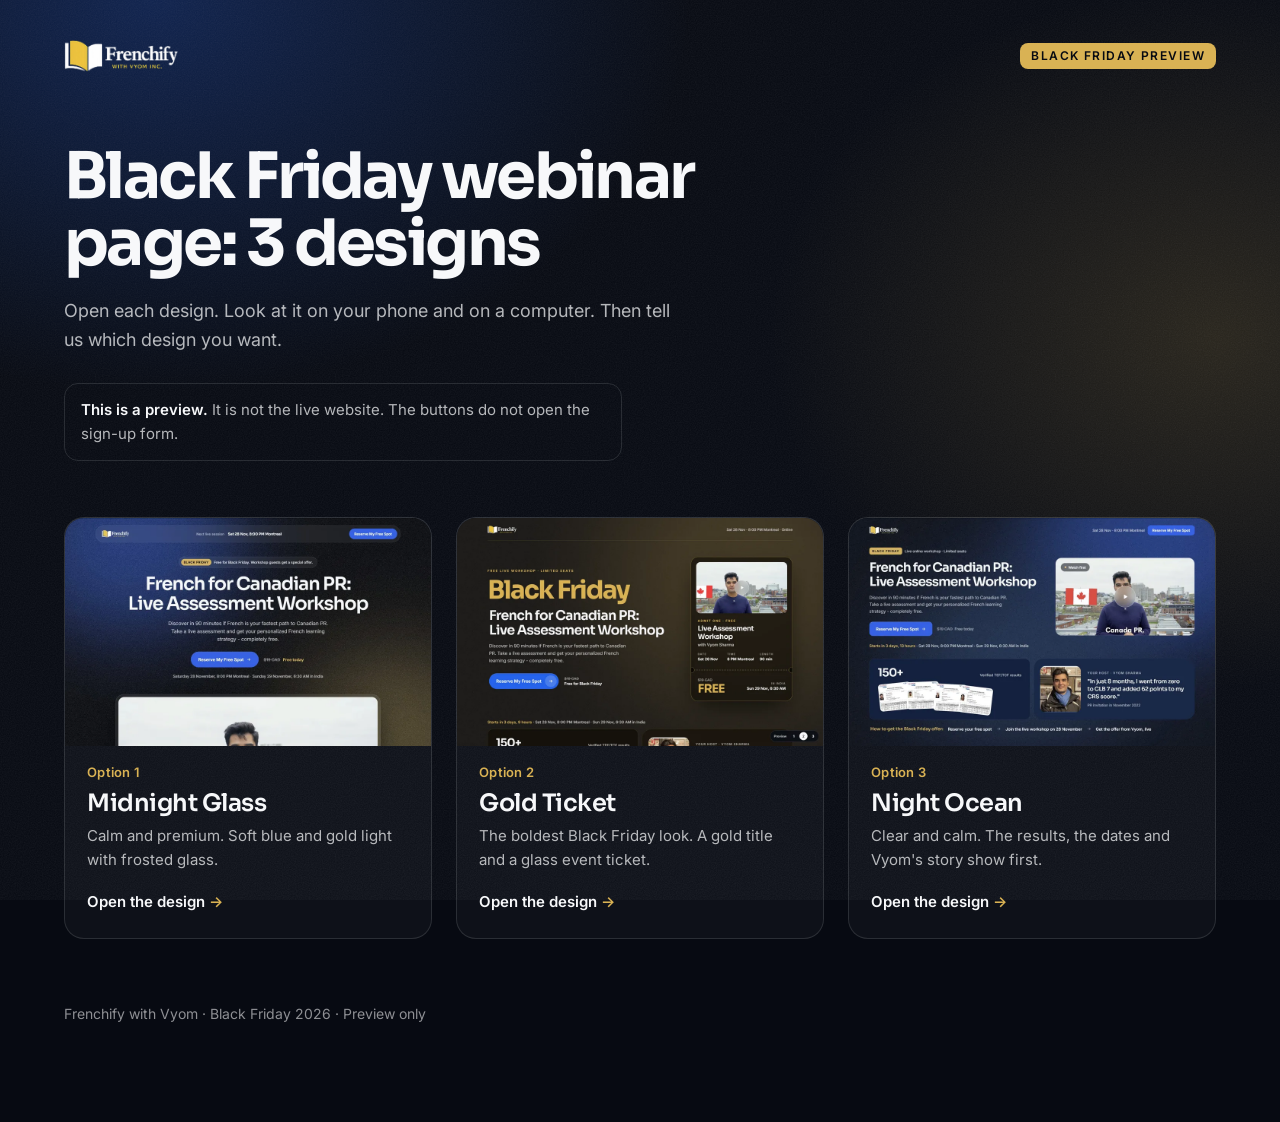
<file: index.html>
<!doctype html>
<html lang="en">
<head>
  <meta charset="utf-8">
  <meta name="viewport" content="width=device-width, initial-scale=1">
  <meta name="robots" content="noindex,nofollow">
  <meta name="theme-color" content="#070A12">
  <title>Black Friday preview · Frenchify</title>
  <link rel="preconnect" href="https://fonts.googleapis.com">
  <link rel="preconnect" href="https://fonts.gstatic.com" crossorigin>
  <link href="https://fonts.googleapis.com/css2?family=Inter:wght@400;500;600;700&family=Sora:wght@600;700&display=swap" rel="stylesheet">
  <style>
    :root {
      --bg: #070A12;
      --ink: #F7F8FA;
      --ink-2: rgba(247, 248, 250, 0.72);
      --ink-3: rgba(247, 248, 250, 0.56);
      --line: rgba(247, 248, 250, 0.12);
      --gold: #D9B254;
      --navy: #193357;
      --blue: #2563EB;
    }
    * { box-sizing: border-box; }
    html { -webkit-text-size-adjust: 100%; }
    body {
      margin: 0;
      min-height: 100vh;
      background:
        radial-gradient(60% 50% at 12% 0%, rgba(37, 99, 235, 0.28), transparent 70%),
        radial-gradient(50% 45% at 95% 30%, rgba(217, 178, 84, 0.16), transparent 70%),
        var(--bg);
      color: var(--ink);
      font: 400 16px/1.6 Inter, system-ui, sans-serif;
    }
    body::before {
      content: "";
      position: fixed;
      inset: 0;
      background: url(assets/grain.svg);
      opacity: 0.14;
      pointer-events: none;
      z-index: 0;
    }
    .wrap { position: relative; z-index: 1; max-width: 1200px; margin: 0 auto; padding: 40px 24px 96px; }
    header { display: flex; align-items: center; justify-content: space-between; gap: 16px; }
    header img { height: 32px; width: auto; display: block; }
    .tag {
      font: 600 12px/1 Inter, system-ui, sans-serif; letter-spacing: 0.12em; text-transform: uppercase;
      color: var(--bg); background: var(--gold); padding: 7px 11px; border-radius: 8px; white-space: nowrap;
    }
    h1 {
      font: 700 clamp(34px, 5.4vw, 64px)/1.04 Sora, Inter, sans-serif; letter-spacing: -0.04em;
      margin: 72px 0 0; max-width: 16ch;
    }
    .lead { margin: 20px 0 0; max-width: 56ch; font-size: 18px; color: var(--ink-2); }
    .note {
      margin: 28px 0 0; display: inline-flex; gap: 10px; align-items: flex-start; max-width: 62ch;
      padding: 14px 16px; border: 1px solid var(--line); border-radius: 14px; color: var(--ink-2); font-size: 15px;
    }
    .note strong { color: var(--ink); font-weight: 600; }
    .grid { display: grid; grid-template-columns: repeat(3, minmax(0, 1fr)); gap: 24px; margin-top: 56px; }
    .card {
      display: flex; flex-direction: column; text-decoration: none; color: inherit;
      border: 1px solid var(--line); border-radius: 20px; overflow: hidden; background: rgba(247, 248, 250, 0.03);
      transition: border-color 160ms ease-out, transform 160ms ease-out;
    }
    .card:hover { border-color: rgba(247, 248, 250, 0.32); transform: translateY(-2px); }
    .card:focus-visible { outline: 2px solid var(--gold); outline-offset: 3px; }
    .card img { display: block; width: 100%; height: auto; aspect-ratio: 16 / 10; object-fit: cover; object-position: top; }
    .card-body { padding: 20px 22px 24px; display: flex; flex-direction: column; gap: 6px; }
    .num { font: 600 13px/1 Inter, system-ui, sans-serif; color: var(--gold); letter-spacing: 0.02em; }
    .card h2 { margin: 4px 0 0; font: 600 24px/1.2 Sora, Inter, sans-serif; letter-spacing: -0.02em; }
    .card p { margin: 0; color: var(--ink-2); font-size: 15px; }
    .open { margin-top: 12px; font-weight: 600; font-size: 15px; color: var(--ink); }
    .open span { color: var(--gold); }
    footer { margin-top: 64px; color: var(--ink-3); font-size: 14px; }
    @media (max-width: 900px) {
      .grid { grid-template-columns: 1fr; gap: 18px; }
      h1 { margin-top: 48px; }
      .lead { font-size: 17px; }
    }
    @media (prefers-reduced-motion: reduce) { .card { transition: none; } .card:hover { transform: none; } }
  </style>
</head>
<body>
  <div class="wrap">
    <header>
      <img src="assets/img/logo-light.webp" alt="Frenchify with Vyom" width="114" height="32">
      <span class="tag">Black Friday preview</span>
    </header>

    <main>
      <h1>Black Friday webinar page: 3 designs</h1>
      <p class="lead">Open each design. Look at it on your phone and on a computer. Then tell us which design you want.</p>
      <p class="note"><span><strong>This is a preview.</strong> It is not the live website. The buttons do not open the sign-up form.</span></p>

      <div class="grid">
        <a class="card" href="option-1/">
          <img src="assets/img/thumb-1.webp" alt="Design 1 preview: black page with soft blue and gold light" width="960" height="600">
          <div class="card-body">
            <span class="num">Option 1</span>
            <h2>Midnight Glass</h2>
            <p>Calm and premium. Soft blue and gold light with frosted glass.</p>
            <span class="open">Open the design <span aria-hidden="true">&rarr;</span></span>
          </div>
        </a>
        <a class="card" href="option-2/">
          <img src="assets/img/thumb-2.webp" alt="Design 2 preview: warm black page with a gold Black Friday title and an event ticket" width="960" height="600">
          <div class="card-body">
            <span class="num">Option 2</span>
            <h2>Gold Ticket</h2>
            <p>The boldest Black Friday look. A gold title and a glass event ticket.</p>
            <span class="open">Open the design <span aria-hidden="true">&rarr;</span></span>
          </div>
        </a>
        <a class="card" href="option-3/">
          <img src="assets/img/thumb-3.webp" alt="Design 3 preview: navy page with the video, results and Vyom's story near the top" width="960" height="600">
          <div class="card-body">
            <span class="num">Option 3</span>
            <h2>Night Ocean</h2>
            <p>Clear and calm. The results, the dates and Vyom's story show first.</p>
            <span class="open">Open the design <span aria-hidden="true">&rarr;</span></span>
          </div>
        </a>
      </div>
    </main>

    <footer>Frenchify with Vyom · Black Friday 2026 · Preview only</footer>
  </div>
</body>
</html>
</file>
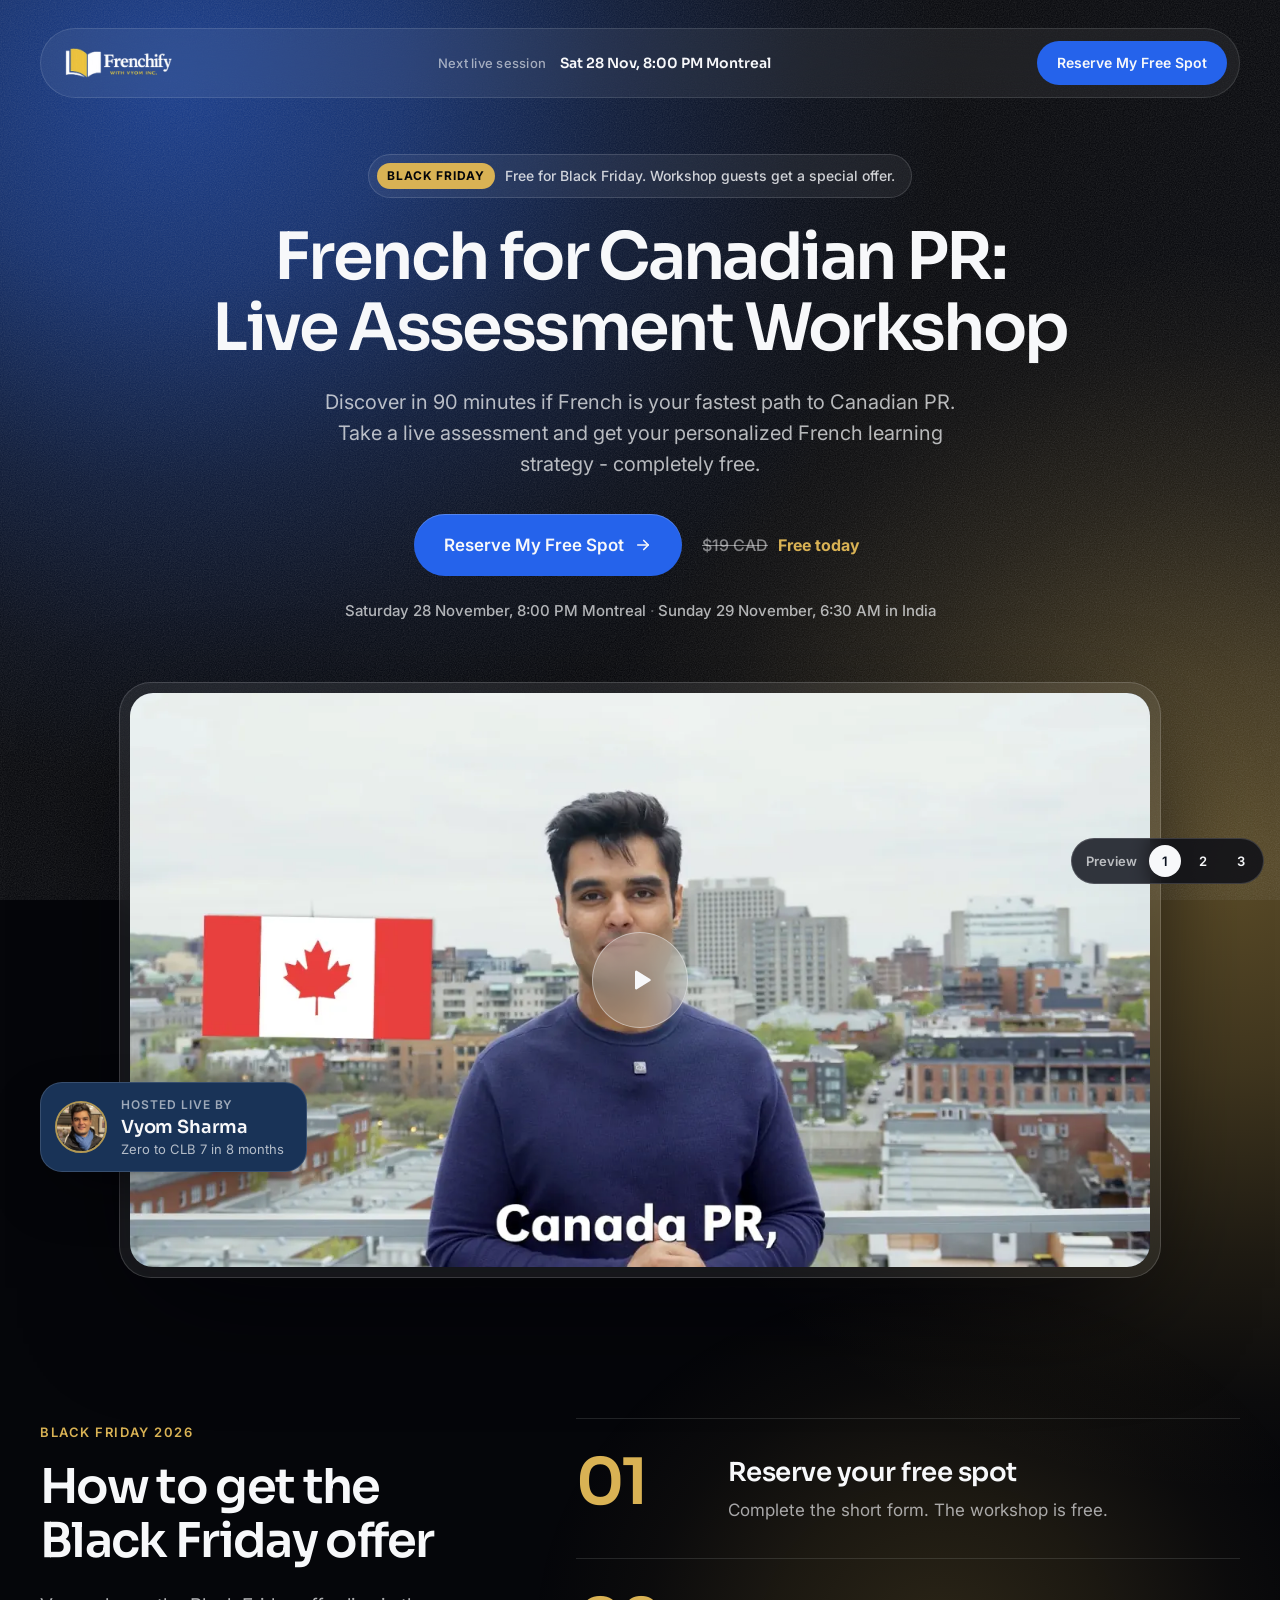
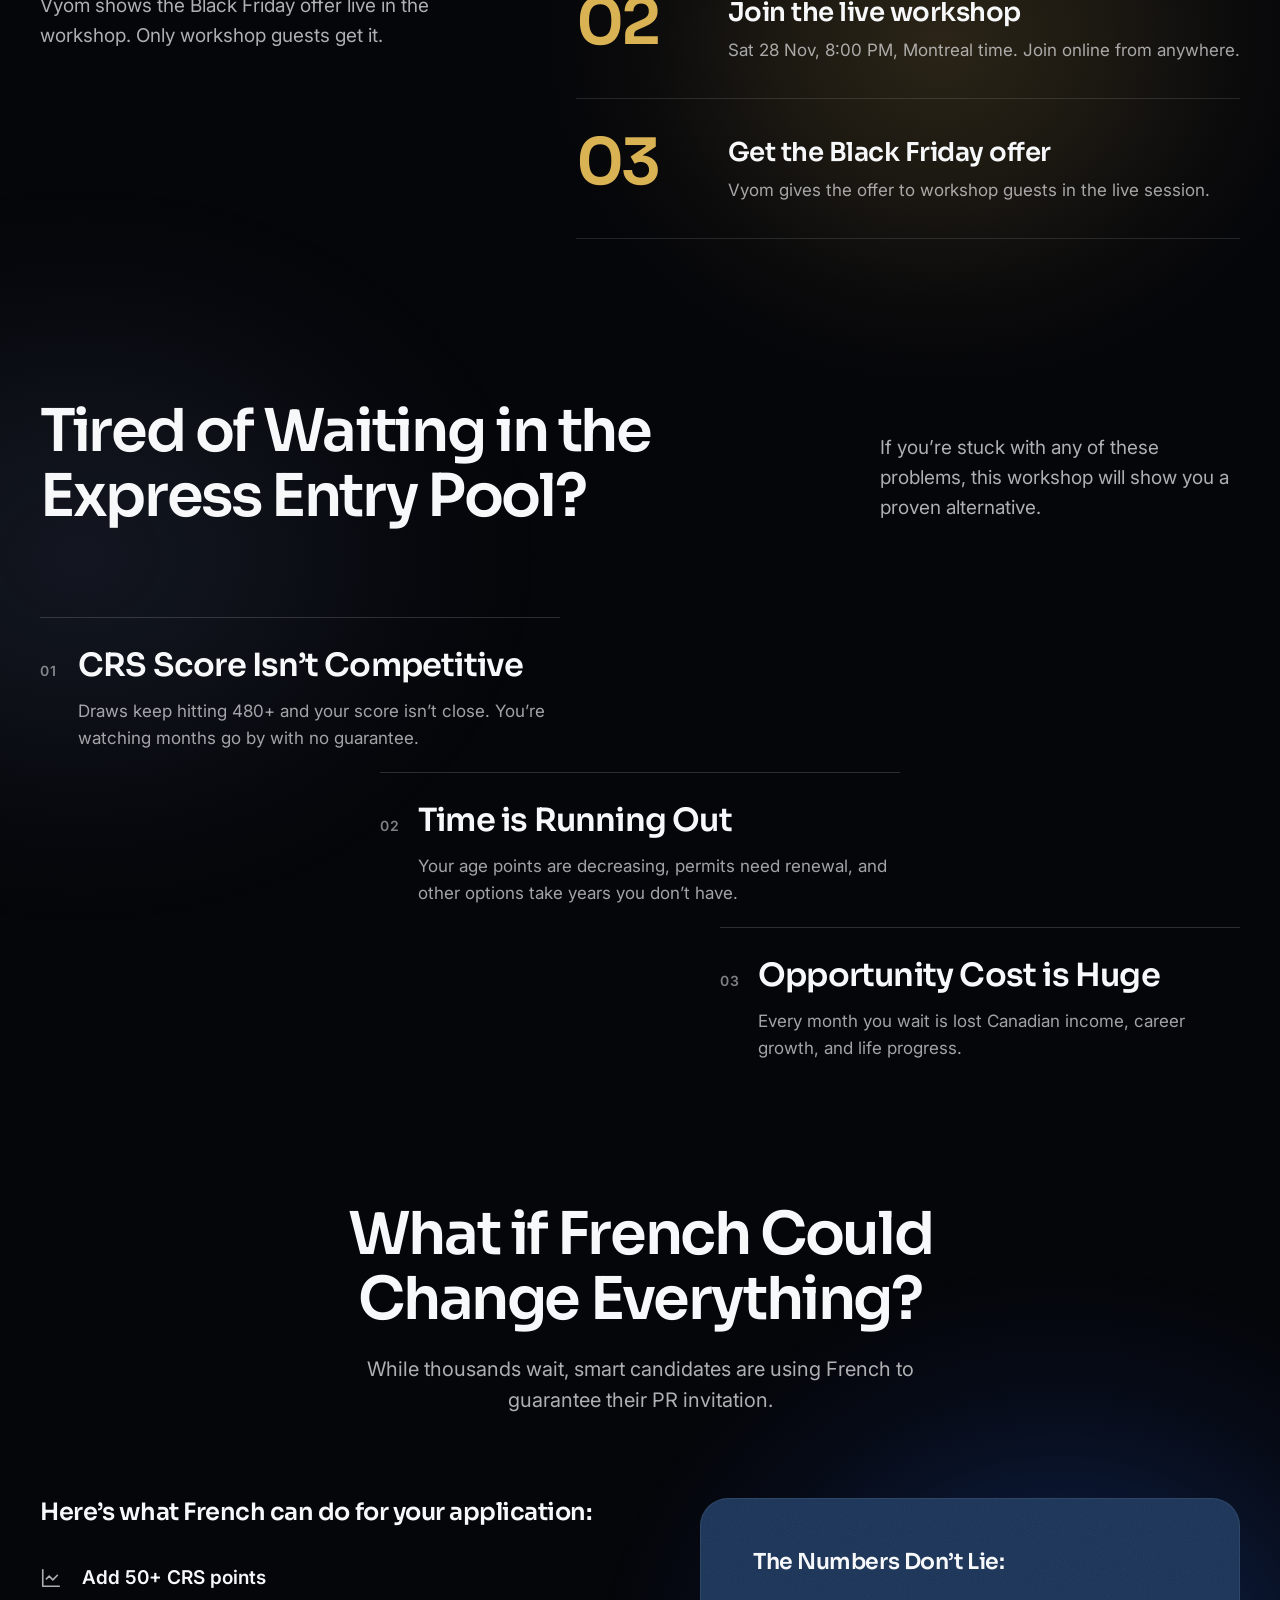
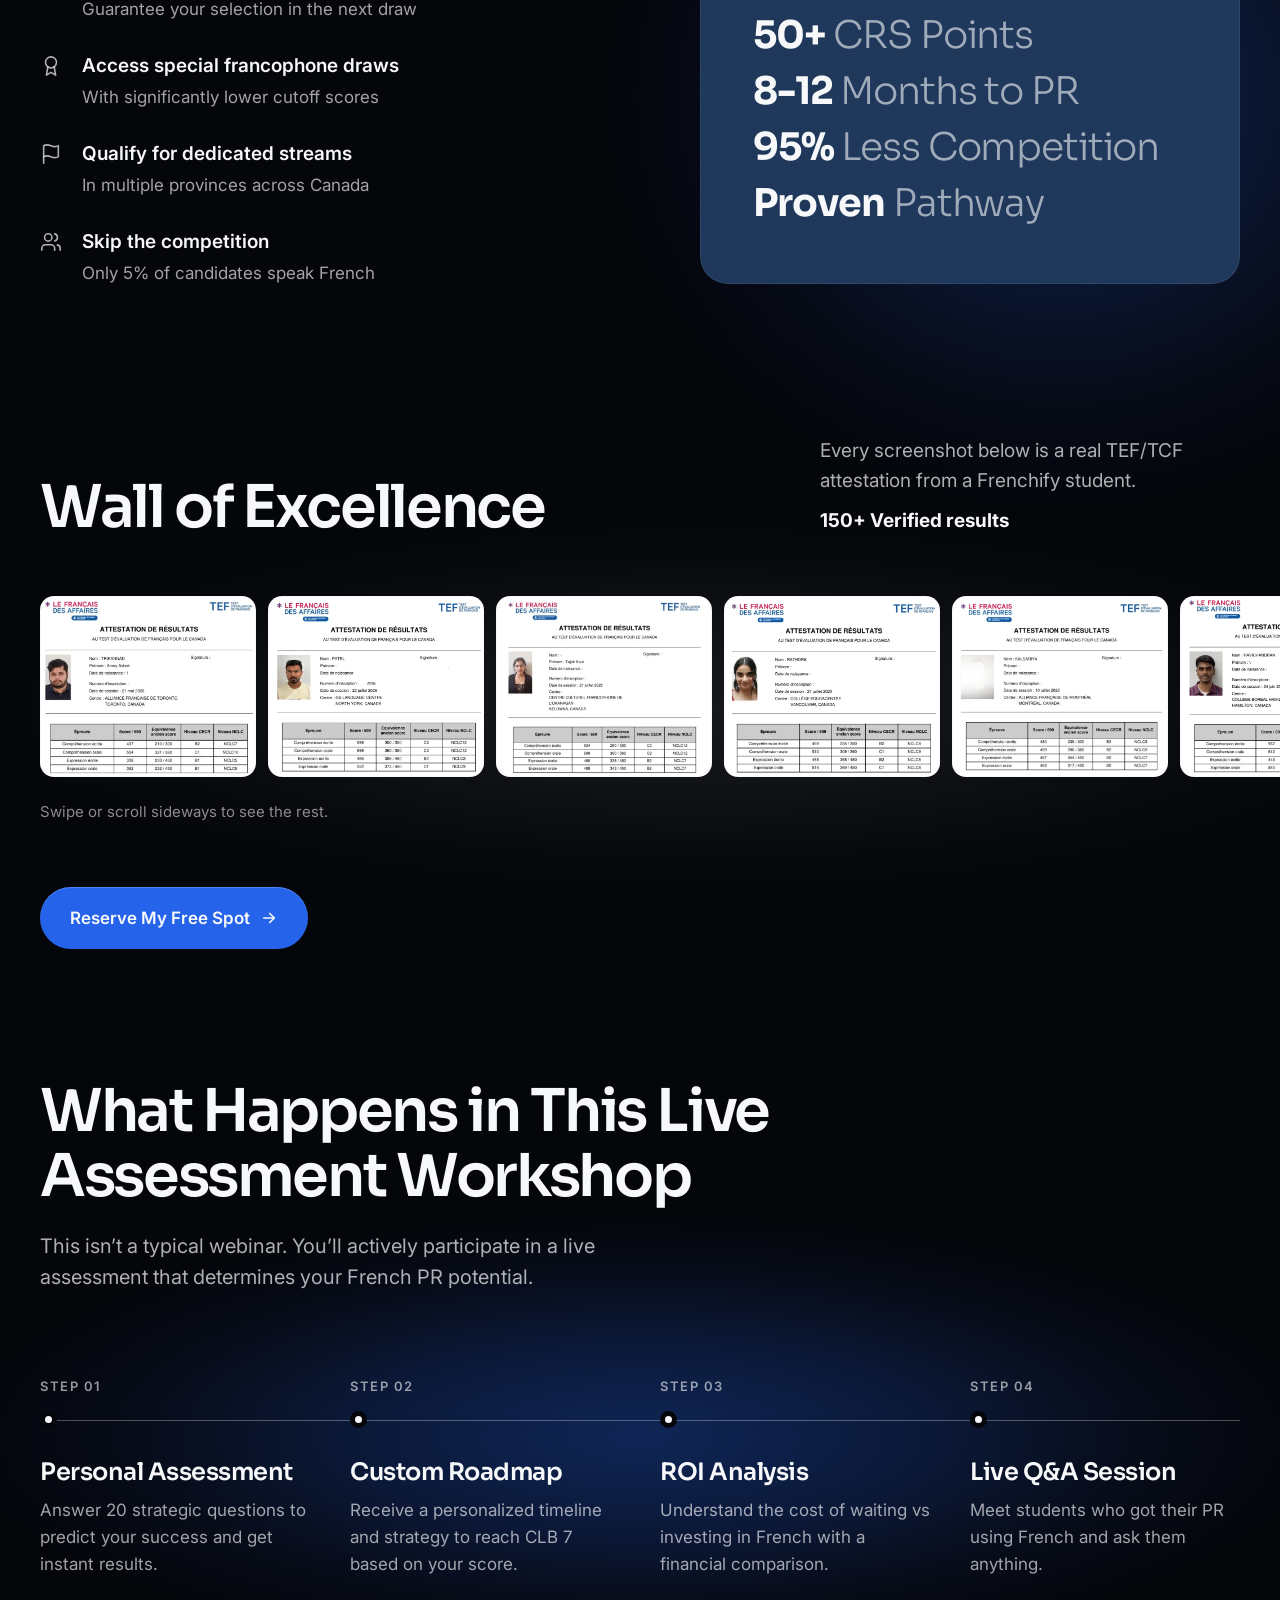
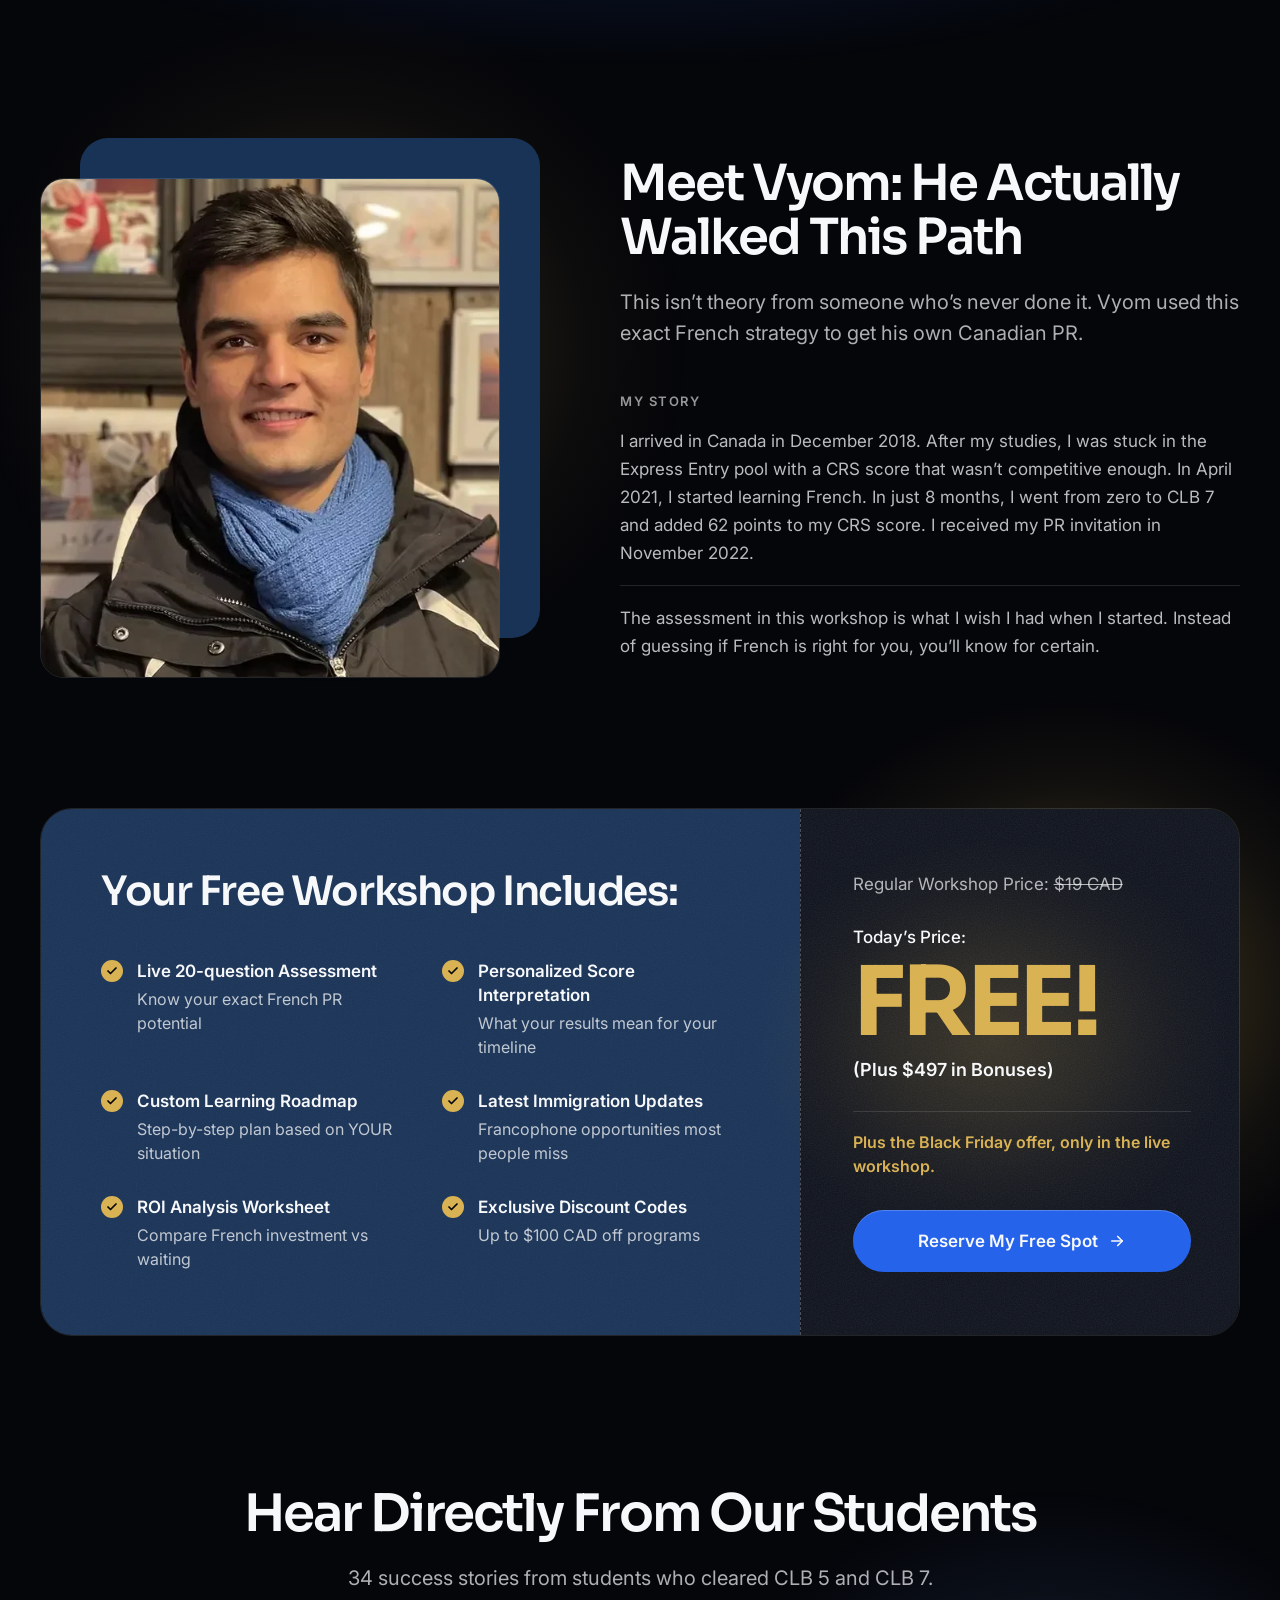
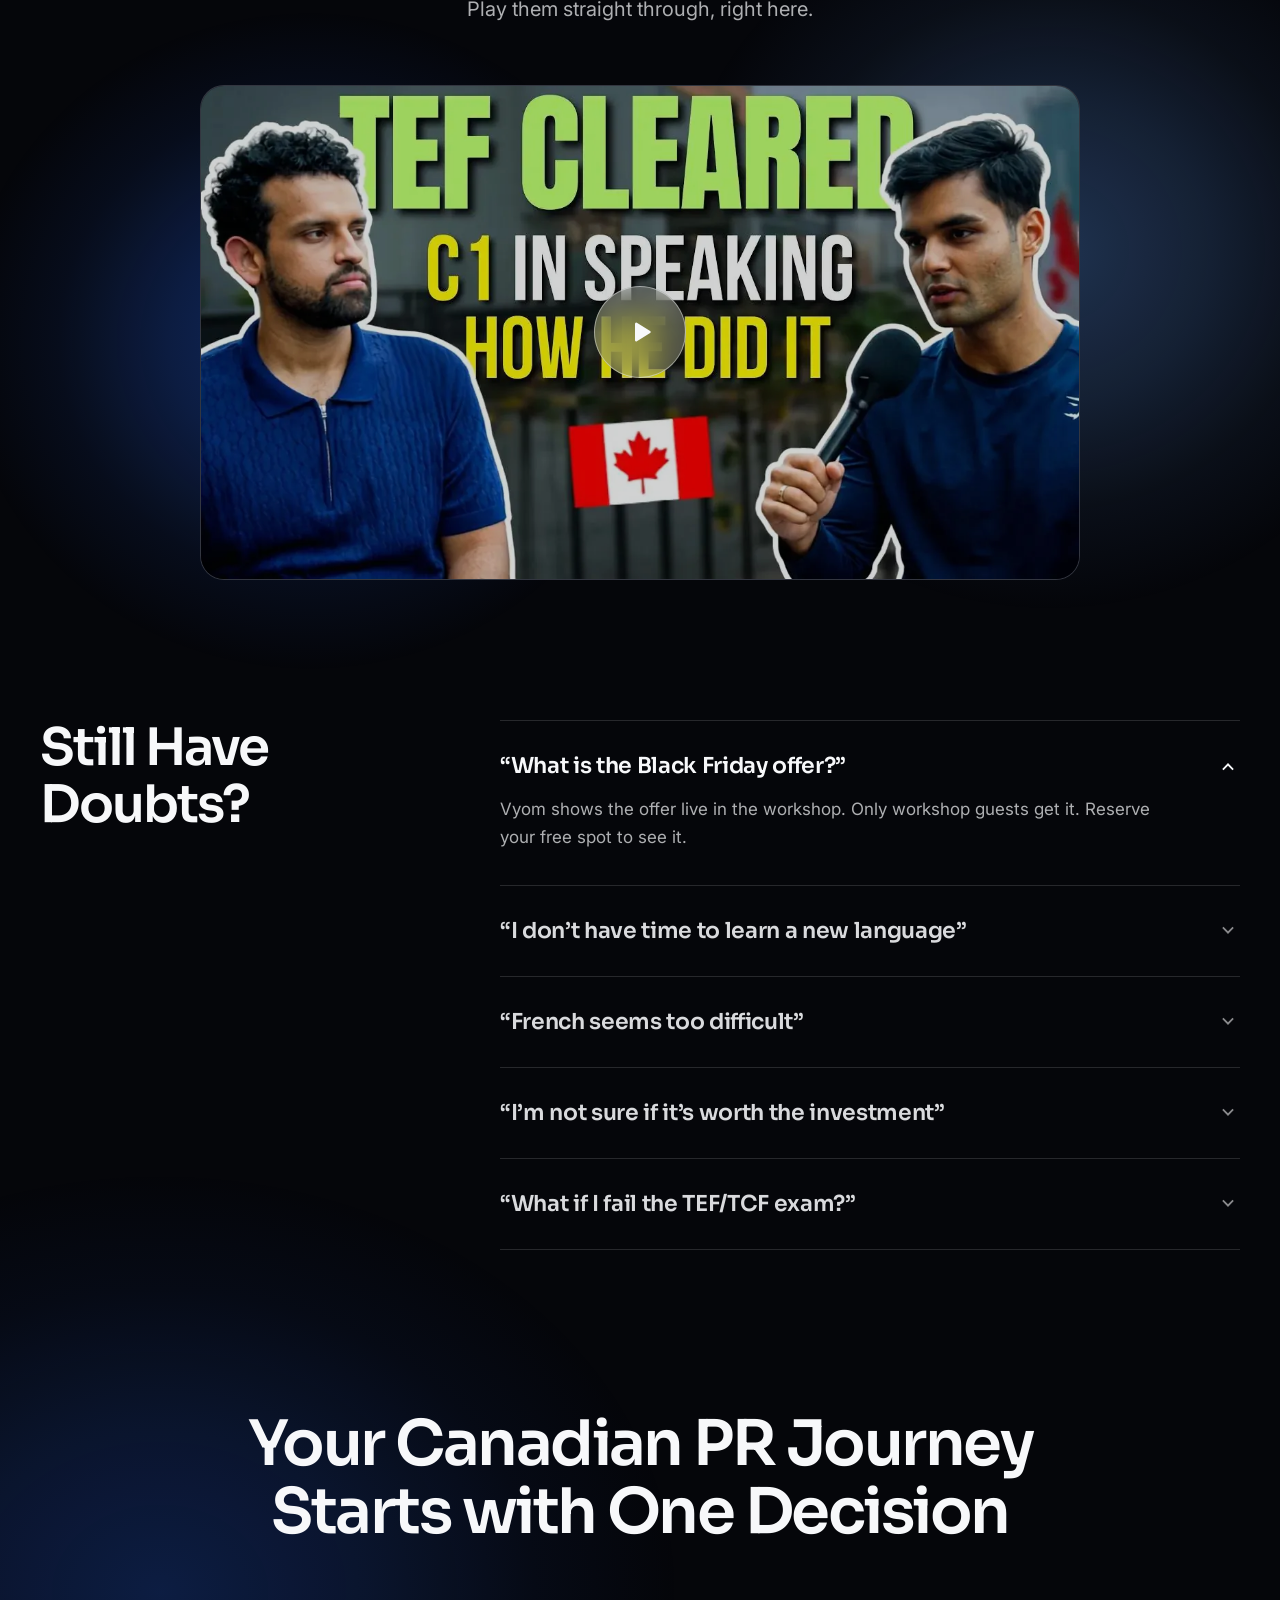
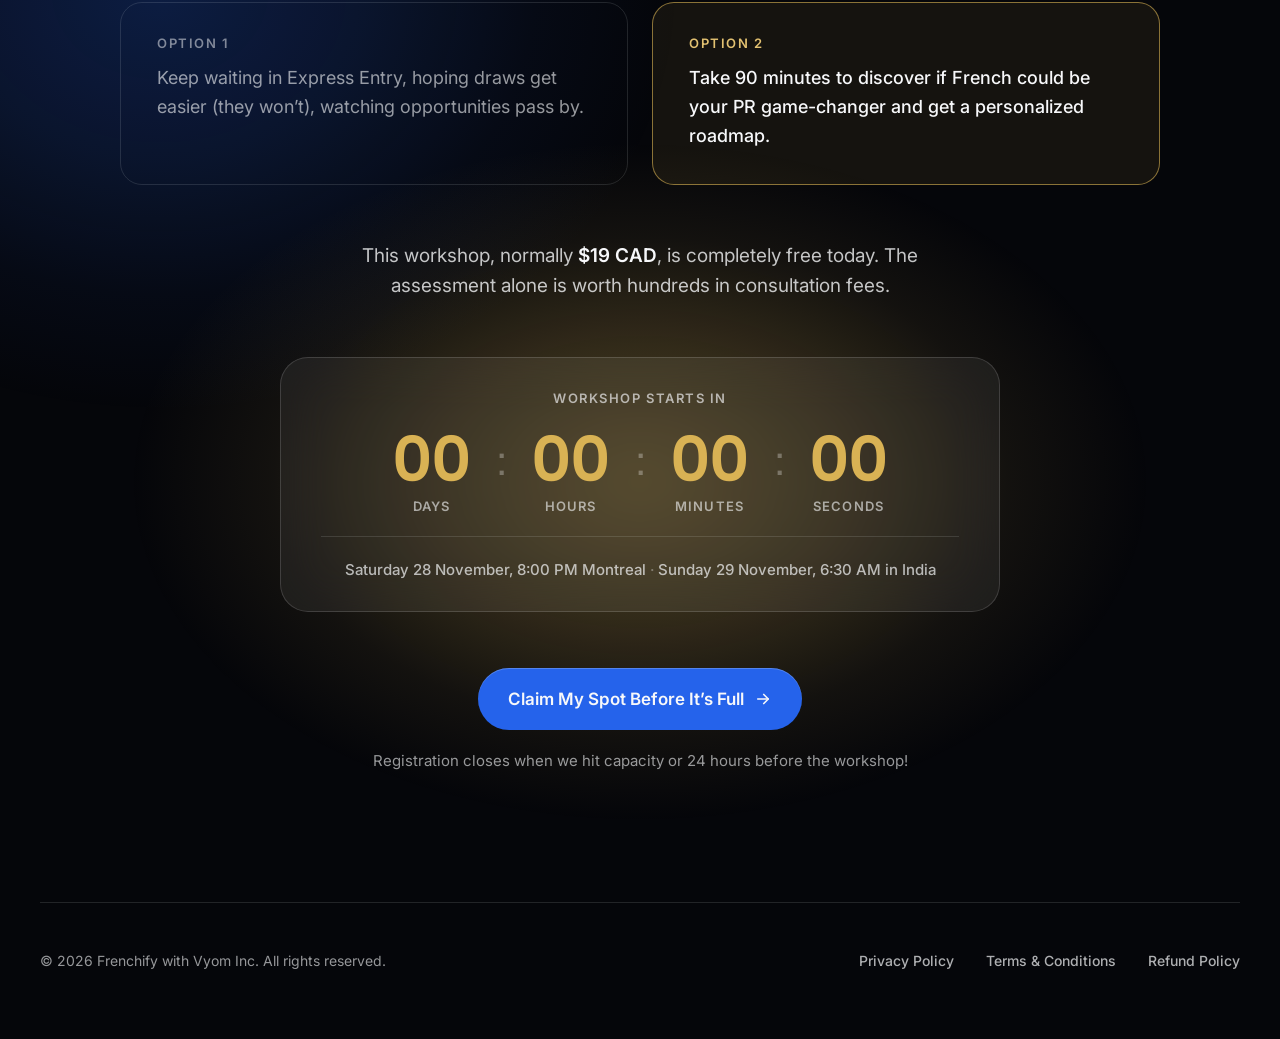
<file: option-1/index.html>
<!doctype html>
<html lang="en">
<head>
  <meta charset="utf-8">
  <meta name="viewport" content="width=device-width, initial-scale=1">
  <meta name="robots" content="noindex,nofollow">
  <meta name="theme-color" content="#05060A">
  <title>Option 1 · Black Friday preview · Frenchify</title>
  <link rel="preconnect" href="https://fonts.googleapis.com">
  <link rel="preconnect" href="https://fonts.gstatic.com" crossorigin>
  <link href="https://fonts.googleapis.com/css2?family=Inter:opsz,wght@14..32,400..700&family=Sora:wght@300..700&display=swap" rel="stylesheet">
  <style>
    :root {
      --bg: #05060A;
      --ink: #F7F8FA;
      --blue: #2563EB;
      --blue-hover: #1E55D4;
      --gold: #D9B254;
      --gold-2: #E2C171;
      --navy: #193357;
      --stub: #0D111B;
      --i88: rgba(247, 248, 250, 0.88);
      --i82: rgba(247, 248, 250, 0.82);
      --i78: rgba(247, 248, 250, 0.78);
      --i75: rgba(247, 248, 250, 0.75);
      --i72: rgba(247, 248, 250, 0.72);
      --i70: rgba(247, 248, 250, 0.70);
      --i65: rgba(247, 248, 250, 0.65);
      --i60: rgba(247, 248, 250, 0.60);
      --i55: rgba(247, 248, 250, 0.55);
      --i50: rgba(247, 248, 250, 0.50);
      --line: rgba(247, 248, 250, 0.12);
      --line-2: rgba(247, 248, 250, 0.14);
      --line-3: rgba(247, 248, 250, 0.16);
      --sora: "Sora", system-ui, sans-serif;
      --inter: "Inter", system-ui, sans-serif;
      --g: 40px;      /* side gutter */
      --s: 1;         /* light scale */
      --hero-blue-x: calc(50% - 470px);
      --hero-blue-y: 80px;
      --hero-blue-r: 780px 700px;
      --hero-gold-x: calc(50% + 590px);
      --hero-gold-y: 870px;
      --hero-gold-r: 640px 620px;
    }

    *, *::before, *::after { box-sizing: border-box; }
    html { -webkit-text-size-adjust: 100%; text-size-adjust: 100%; }
    body {
      margin: 0;
      min-height: 100vh;
      color: var(--ink);
      font: 400 16px/1.6 var(--inter);
      -webkit-font-smoothing: antialiased;
      -moz-osx-font-smoothing: grayscale;
      background:
        radial-gradient(var(--hero-blue-r) at var(--hero-blue-x) var(--hero-blue-y),
          rgba(37, 99, 235, 0.58), rgba(37, 99, 235, 0.44) 30%, rgba(37, 99, 235, 0.2) 58%, rgba(37, 99, 235, 0.06) 82%, rgba(37, 99, 235, 0) 100%),
        radial-gradient(var(--hero-gold-r) at var(--hero-gold-x) var(--hero-gold-y),
          rgba(217, 178, 84, 0.4), rgba(217, 178, 84, 0.28) 32%, rgba(217, 178, 84, 0.12) 62%, rgba(217, 178, 84, 0.03) 85%, rgba(217, 178, 84, 0) 100%),
        var(--bg);
    }
    /* Film grain: one fixed layer, under the content */
    body::before {
      content: "";
      position: fixed;
      inset: 0;
      z-index: 0;
      pointer-events: none;
      background: url(../assets/grain.svg) repeat;
      background-size: 240px 240px;
      opacity: 0.3;
    }
    img, svg { display: block; }
    img { max-width: 100%; }
    h1, h2, h3, p, ol, ul, figure { margin: 0; }
    ol, ul { padding: 0; list-style: none; }
    a { color: inherit; }
    button { font: inherit; color: inherit; }

    :focus-visible { outline: 2px solid var(--ink); outline-offset: 3px; }
    .skip {
      position: absolute; left: 16px; top: -60px; z-index: 70;
      padding: 12px 16px; border-radius: 12px; background: var(--ink); color: var(--bg);
      font-weight: 600; text-decoration: none;
    }
    .skip:focus-visible { top: 16px; }
    .sr-only {
      position: absolute; width: 1px; height: 1px; padding: 0; margin: -1px;
      overflow: hidden; clip: rect(0 0 0 0); white-space: nowrap; border: 0;
    }

    .page { position: relative; z-index: 1; isolation: isolate; overflow-x: clip; }
    .wrap { width: min(1200px, 100% - 2 * var(--g)); margin-inline: auto; }

    /* Soft section lights (radial gradients, no blur filter) */
    .l1::before, .l2::after {
      content: "";
      position: absolute;
      z-index: -1;
      pointer-events: none;
      left: calc(50% + (var(--cx) - var(--rx)) * var(--s));
      top: calc(var(--cy) - var(--ry) * var(--s));
      width: calc(var(--rx) * 2 * var(--s));
      height: calc(var(--ry) * 2 * var(--s));
      background: radial-gradient(closest-side,
        rgb(var(--c) / var(--a)),
        rgb(var(--c) / calc(var(--a) * 0.62)) 40%,
        rgb(var(--c) / calc(var(--a) * 0.2)) 72%,
        rgb(var(--c) / 0) 100%);
    }

    /* ---------- Type ---------- */
    .h2 {
      --fs: 64;
      font-family: var(--sora);
      font-weight: 600;
      font-size: clamp(var(--fs-min, 32px), calc(var(--fs) * 0.3px + var(--fs) * 0.7 * 100vw / 1440), calc(var(--fs) * 1px));
      line-height: 1.1;
      letter-spacing: -0.04em;
      color: var(--ink);
      text-wrap: balance;
    }
    .sub { font-size: 19px; line-height: 30px; color: var(--i70); }
    .lead-20 { font-size: 20px; line-height: 31px; color: var(--i70); }
    .eyebrow {
      font: 600 13px/16px var(--inter);
      letter-spacing: 0.12em;
      text-transform: uppercase;
    }

    /* ---------- Buttons ---------- */
    .btn {
      display: inline-flex;
      align-items: center;
      justify-content: center;
      gap: 10px;
      min-height: 62px;
      padding: 20px 30px;
      border-radius: 999px;
      background: var(--blue);
      box-shadow: inset 0 1px 0 rgba(247, 248, 250, 0.22);
      color: var(--ink);
      font: 600 17px/22px var(--inter);
      text-decoration: none;
      transition: background-color 160ms ease-out;
    }
    .btn svg { flex-shrink: 0; transition: transform 160ms ease-out; }
    .btn:hover { background: var(--blue-hover); }
    .btn:hover svg { transform: translateX(2px); }

    /* ---------- Header / nav ---------- */
    .site-header { position: relative; padding-top: 28px; }
    .nav {
      display: flex;
      align-items: center;
      justify-content: space-between;
      gap: 16px;
      padding: 12px 12px 12px 24px;
      border-radius: 999px;
      background: rgba(247, 248, 250, 0.06);
      border: 1px solid var(--line);
      -webkit-backdrop-filter: blur(24px);
      backdrop-filter: blur(24px);
    }
    .nav__logo { width: 107px; height: 30px; object-fit: contain; flex-shrink: 0; }
    .nav__when { display: flex; align-items: center; gap: 14px; }
    .nav__label { font: 500 13px/16px var(--inter); letter-spacing: 0.02em; color: var(--i60); }
    .nav__date { font: 600 14px/18px var(--sora); color: var(--ink); }
    .nav__cta {
      display: inline-flex;
      align-items: center;
      justify-content: center;
      min-height: 44px;
      padding: 12px 20px;
      border-radius: 999px;
      background: var(--blue);
      color: var(--ink);
      font: 600 14px/18px var(--inter);
      text-decoration: none;
      white-space: nowrap;
      transition: background-color 160ms ease-out;
    }
    .nav__cta:hover { background: var(--blue-hover); }

    /* ---------- Hero ---------- */
    .hero { display: flex; flex-direction: column; align-items: center; text-align: center; }
    .hero__copy {
      width: min(1280px, 100% - 2 * var(--g));
      display: flex;
      flex-direction: column;
      align-items: center;
      gap: 24px;
      padding-top: 56px;
    }
    .pill {
      display: inline-flex;
      align-items: center;
      gap: 10px;
      padding: 8px 16px 8px 8px;
      border-radius: 999px;
      background: rgba(247, 248, 250, 0.06);
      border: 1px solid var(--line-2);
      -webkit-backdrop-filter: blur(20px);
      backdrop-filter: blur(20px);
      text-align: left;
    }
    .pill__tag {
      flex-shrink: 0;
      padding: 5px 10px;
      border-radius: 999px;
      background: var(--gold);
      color: var(--bg);
      font: 700 12px/16px var(--inter);
      letter-spacing: 0.08em;
      text-transform: uppercase;
    }
    .pill__text { font: 500 14px/18px var(--inter); color: var(--i82); }
    .hero h1 {
      font-family: var(--sora);
      font-weight: 600;
      font-size: clamp(36px, calc(4.4vw + 9px), 72px);
      line-height: 1.083;
      letter-spacing: -0.04em;
      color: var(--ink);
    }
    .hero__lead { max-width: 640px; text-wrap: pretty; font-size: 20px; line-height: 31px; color: var(--i72); }
    .cta-row { display: flex; align-items: center; gap: 14px; padding-top: 10px; }
    .price { display: flex; align-items: center; gap: 10px; padding-inline: 6px; font: 500 16px/20px var(--inter); }
    .price s { color: var(--i50); text-decoration-thickness: 1px; }
    .price strong { color: var(--gold); font-weight: 700; }
    .when { font: 500 15px/22px var(--inter); color: var(--i70); text-wrap: balance; }
    .when .sep { color: rgba(247, 248, 250, 0.35); }

    .stage {
      position: relative;
      width: 100%;
      display: flex;
      flex-direction: column;
      align-items: center;
      padding-top: 60px;
    }
    .frame {
      width: min(1042px, 100% - 2 * var(--g));
      padding: 10px;
      border-radius: 32px;
      background: rgba(247, 248, 250, 0.07);
      border: 1px solid var(--line-3);
      box-shadow: 0 40px 120px -30px rgba(2, 3, 6, 0.8);
      -webkit-backdrop-filter: blur(24px);
      backdrop-filter: blur(24px);
    }
    .video {
      position: relative;
      display: block;
      width: 100%;
      aspect-ratio: 1020 / 574;
      padding: 0;
      border: 0;
      border-radius: 23px;
      overflow: hidden;
      background: var(--stub);
      cursor: pointer;
    }
    .video > img { position: absolute; inset: 0; width: 100%; height: 100%; object-fit: cover; }
    .play {
      position: absolute;
      left: 50%;
      top: 50%;
      width: 96px;
      height: 96px;
      transform: translate(-50%, -50%);
      display: flex;
      align-items: center;
      justify-content: center;
      border-radius: 999px;
      background: rgba(247, 248, 250, 0.22);
      border: 1px solid rgba(247, 248, 250, 0.45);
      -webkit-backdrop-filter: blur(16px);
      backdrop-filter: blur(16px);
      transition: background-color 160ms ease-out;
    }
    .video:hover .play { background: rgba(247, 248, 250, 0.34); }
    .video:focus-visible { outline-offset: 4px; }
    .chip {
      position: absolute;
      left: max(12px, calc(50% - 600px));
      bottom: 106px;
      display: flex;
      align-items: center;
      gap: 14px;
      padding: 14px 22px 14px 14px;
      border-radius: 22px;
      background: var(--navy);
      border: 1px solid var(--line-2);
      box-shadow: 0 24px 60px -20px rgba(2, 3, 6, 0.7);
      text-align: left;
    }
    .chip img {
      width: 52px;
      height: 52px;
      flex-shrink: 0;
      border-radius: 999px;
      border: 2px solid rgba(217, 178, 84, 0.8);
      object-fit: cover;
    }
    .chip__txt { display: flex; flex-direction: column; gap: 3px; }
    .chip__k { font: 600 12px/16px var(--inter); letter-spacing: 0.08em; text-transform: uppercase; color: var(--i60); }
    .chip__name { font: 600 18px/22px var(--sora); letter-spacing: -0.01em; color: var(--ink); }
    .chip__meta { font: 400 13px/16px var(--inter); color: var(--i70); }

    /* ---------- S1 · How to get the offer ---------- */
    .s1 { position: relative; padding: 140px 0 70px; --cx: 300px; --cy: 57%; --rx: 410px; --ry: 360px; --c: 217 178 84; --a: 0.18; }
    .s1__grid { display: flex; align-items: flex-start; gap: 104px; }
    .s1__head { flex: 0 0 432px; display: flex; flex-direction: column; gap: 20px; padding-top: 6px; }
    .s1__head .eyebrow { color: var(--gold); }
    .s1__head .h2 { --fs: 52; line-height: 1.115; letter-spacing: -0.035em; }
    .s1__head .sub { padding-top: 4px; }
    .steps { flex: 1 1 auto; min-width: 0; }
    .steps li {
      display: flex;
      align-items: flex-start;
      gap: 40px;
      padding-block: 34px;
      border-top: 1px solid var(--line);
    }
    .steps li:last-child { border-bottom: 1px solid var(--line); }
    .steps__n {
      flex: 0 0 112px;
      font: 600 64px/60px var(--sora);
      letter-spacing: -0.04em;
      color: var(--gold);
    }
    .steps__body { display: flex; flex-direction: column; gap: 8px; padding-top: 4px; }
    .steps h3 { font: 600 26px/32px var(--sora); letter-spacing: -0.02em; color: var(--ink); }
    .steps p { font-size: 17px; line-height: 27px; color: var(--i65); }

    /* ---------- S2 · Pain ---------- */
    .s2 { position: relative; padding: 90px 0 70px; --cx: -560px; --cy: 30%; --rx: 460px; --ry: 370px; --c: 74 91 122; --a: 0.2; }
    .s2__head { display: flex; align-items: flex-end; justify-content: space-between; gap: 40px; }
    .s2__head .h2 { flex: 0 1 760px; }
    .s2__head .sub { flex: 0 0 360px; padding-bottom: 6px; }
    .stair { display: flex; flex-direction: column; gap: 20px; margin-top: 88px; }
    .stair li { width: 43.333%; display: flex; flex-direction: column; gap: 14px; padding-top: 28px; border-top: 1px solid var(--line-3); }
    .stair li:nth-child(2) { margin-left: 28.333%; }
    .stair li:nth-child(3) { margin-left: 56.667%; }
    .stair__t { display: flex; align-items: baseline; gap: 18px; }
    .stair__n { flex: 0 0 20px; font: 600 14px/18px var(--inter); letter-spacing: 0.04em; color: var(--i50); }
    .stair h3 { font: 600 32px/38px var(--sora); letter-spacing: -0.025em; color: var(--ink); }
    .stair p { padding-left: 38px; font-size: 17px; line-height: 27px; color: var(--i65); }

    /* ---------- S3 · Solution ---------- */
    .s3 { position: relative; padding: 70px 0 80px; --cx: 420px; --cy: 67.5%; --rx: 470px; --ry: 430px; --c: 37 99 235; --a: 0.3; }
    .s3__head { max-width: 840px; margin-inline: auto; display: flex; flex-direction: column; align-items: center; gap: 22px; text-align: center; }
    .s3__head .lead-20 { max-width: 600px; }
    .split { display: flex; align-items: center; justify-content: space-between; gap: 40px; margin-top: 80px; }
    .benefits { flex: 0 1 590px; display: flex; flex-direction: column; gap: 36px; }
    .benefits h3 { font: 600 24px/32px var(--sora); letter-spacing: -0.02em; color: var(--ink); }
    .benefits ul { display: flex; flex-direction: column; gap: 30px; }
    .benefits li { display: flex; align-items: flex-start; gap: 18px; }
    .benefits__icon { flex: 0 0 24px; height: 28px; display: flex; align-items: center; }
    .benefits__txt { display: flex; flex-direction: column; gap: 4px; }
    .benefits strong { font: 600 19px/28px var(--inter); color: var(--ink); }
    .benefits__txt span { font-size: 17px; line-height: 26px; color: var(--i65); }
    .panel {
      position: relative;
      flex: 0 1 540px;
      display: flex;
      flex-direction: column;
      gap: 30px;
      padding: 48px 52px 52px;
      border-radius: 28px;
      background: var(--navy);
      border: 1px solid rgba(247, 248, 250, 0.1);
      overflow: hidden;
    }
    .grainy::before {
      content: "";
      position: absolute;
      inset: 0;
      pointer-events: none;
      background: url(../assets/grain.svg) repeat;
      background-size: 240px 240px;
      opacity: var(--grain, 0.14);
    }
    .panel > * { position: relative; }
    .panel h3 { font: 600 22px/30px var(--sora); letter-spacing: -0.02em; color: var(--ink); }
    .panel__nums { font: 300 38px/56px var(--sora); letter-spacing: -0.03em; color: var(--i60); }
    .panel__nums b { font-weight: 700; color: var(--ink); }

    /* ---------- S4 · Wall of Excellence ---------- */
    .s4 { position: relative; padding: 70px 0 60px; --cx: 60px; --cy: 53%; --rx: 810px; --ry: 210px; --c: 247 248 250; --a: 0.08; }
    .s4__head { display: flex; align-items: flex-end; justify-content: space-between; gap: 40px; }
    .s4__aside { flex: 0 0 420px; display: flex; flex-direction: column; gap: 10px; padding-bottom: 4px; }
    .s4__aside strong { font-size: 19px; line-height: 30px; font-weight: 700; color: var(--ink); }
    .rail-block { display: flex; flex-direction: column; gap: 18px; margin-top: 56px; }
    .rail {
      --pad: max(var(--g), calc((100% - 1200px) / 2));
      overflow-x: auto;
      overscroll-behavior-x: contain;
      scroll-snap-type: x mandatory;
      scroll-padding-inline: var(--pad);
      scrollbar-width: thin;
      scrollbar-color: rgba(247, 248, 250, 0.22) transparent;
      -webkit-overflow-scrolling: touch;
      padding-bottom: 6px;
    }
    .rail:focus-visible { outline-offset: -2px; border-radius: 16px; }
    .rail ul { display: flex; gap: 12px; width: max-content; padding-inline: var(--pad); }
    .rail li {
      flex: 0 0 auto;
      width: 216px;
      height: 181px;
      border-radius: 14px;
      overflow: hidden;
      background: var(--ink);
      border: 1px solid rgba(247, 248, 250, 0.15);
      scroll-snap-align: start;
    }
    .rail li img { width: 100%; height: 100%; object-fit: cover; }
    .rail li.more {
      width: 168px;
      display: flex;
      align-items: center;
      justify-content: center;
      background: rgba(247, 248, 250, 0.04);
      border-color: var(--line-3);
      font: 600 22px/28px var(--sora);
      letter-spacing: -0.02em;
      color: var(--ink);
    }
    .rail-hint { font-size: 15px; line-height: 22px; color: var(--i55); }
    .s4__cta { margin-top: 64px; }

    /* ---------- S5 · Workshop steps ---------- */
    .s5 { position: relative; padding: 70px 0 80px; --cx: 0px; --cy: 66%; --rx: 700px; --ry: 230px; --c: 37 99 235; --a: 0.34; }
    .s5__head { display: flex; flex-direction: column; gap: 22px; }
    .s5__head .h2 { max-width: 820px; }
    .s5__head .lead-20 { max-width: 620px; }
    .timeline { position: relative; display: grid; grid-template-columns: repeat(4, minmax(0, 1fr)); gap: 40px; margin-top: 84px; }
    .timeline::before {
      content: "";
      position: absolute;
      left: 0;
      right: 0;
      top: 43px;
      height: 1px;
      background: rgba(247, 248, 250, 0.3);
    }
    .timeline li { position: relative; display: flex; flex-direction: column; }
    .timeline__k { font: 600 13px/18px var(--inter); letter-spacing: 0.12em; text-transform: uppercase; color: var(--i60); }
    .timeline__dot { height: 50px; display: flex; align-items: center; }
    .timeline__dot::before {
      content: "";
      width: 17px;
      height: 17px;
      border-radius: 50%;
      background: var(--ink);
      border: 5px solid var(--bg);
    }
    .timeline__body { display: flex; flex-direction: column; gap: 10px; padding-top: 12px; }
    .timeline h3 { font: 600 24px/30px var(--sora); letter-spacing: -0.02em; color: var(--ink); }
    .timeline p { font-size: 17px; line-height: 27px; color: var(--i65); }

    /* ---------- S6 · Meet Vyom ---------- */
    .s6 { position: relative; padding: 80px 0 70px; --cx: -310px; --cy: 42%; --rx: 360px; --ry: 340px; --c: 217 178 84; --a: 0.2; }
    .s6__grid { display: flex; align-items: center; gap: 80px; }
    .photo { position: relative; flex: 0 0 min(500px, 42%); aspect-ratio: 500 / 540; }
    .photo__plate { position: absolute; left: 8%; top: 0; width: 92%; height: 92.593%; border-radius: 28px; background: var(--navy); }
    .photo__frame {
      position: absolute;
      left: 0;
      top: 7.407%;
      width: 92%;
      height: 92.593%;
      border-radius: 24px;
      border: 1px solid var(--line);
      overflow: hidden;
    }
    .photo__frame img {
      position: absolute;
      left: -15.652%;
      top: -3.6%;
      width: 132.609%;
      height: 111.6%;
      max-width: none;
      object-fit: cover;
    }
    .s6__text { flex: 1 1 0; min-width: 0; }
    .s6__intro { display: flex; flex-direction: column; gap: 22px; }
    .s6__intro .h2 { --fs: 54; letter-spacing: -0.04em; }
    .story { display: flex; flex-direction: column; gap: 18px; padding-top: 44px; }
    .story .eyebrow { color: var(--i60); }
    .story p:not(.eyebrow) { font-size: 17px; line-height: 28px; color: var(--i75); }
    .story hr { width: 100%; height: 1px; margin: 0; border: 0; background: var(--line); }

    /* ---------- S7 · Includes ticket ---------- */
    .s7 { position: relative; padding: 60px 0 80px; --cx: 430px; --cy: 37%; --rx: 330px; --ry: 300px; --c: 217 178 84; --a: 0.3; }
    .ticket { display: flex; border-radius: 32px; border: 1px solid var(--line); overflow: hidden; }
    .includes {
      position: relative;
      flex: 0 0 63.333%;
      display: flex;
      flex-direction: column;
      gap: 44px;
      padding: 60px 56px 64px 60px;
      background: var(--navy);
      --grain: 0.14;
    }
    .includes > * { position: relative; }
    .includes .h2 { --fs: 44; --fs-min: 30px; line-height: 1.136; letter-spacing: -0.035em; }
    .includes ul { display: grid; grid-template-columns: repeat(2, minmax(0, 1fr)); column-gap: 40px; row-gap: 30px; }
    .includes li { display: flex; align-items: flex-start; gap: 14px; }
    .check {
      flex: 0 0 22px;
      height: 22px;
      margin-top: 1px;
      display: flex;
      align-items: center;
      justify-content: center;
      border-radius: 50%;
      background: var(--gold);
    }
    .includes__txt { display: flex; flex-direction: column; gap: 4px; }
    .includes strong { font: 600 17px/24px var(--inter); color: var(--ink); }
    .includes__txt span { font-size: 16px; line-height: 24px; color: var(--i75); }
    .stub {
      position: relative;
      flex: 1 1 0;
      min-width: 0;
      display: flex;
      flex-direction: column;
      justify-content: center;
      gap: 28px;
      padding: 56px 48px 56px 52px;
      background: var(--stub);
      border-left: 1px dashed rgba(247, 248, 250, 0.28);
      --grain: 0.2;
    }
    .stub::after {
      content: "";
      position: absolute;
      left: -50px;
      top: 30px;
      width: 480px;
      height: 400px;
      pointer-events: none;
      background: radial-gradient(closest-side, rgba(217, 178, 84, 0.2), rgba(217, 178, 84, 0.12) 40%, rgba(217, 178, 84, 0.04) 72%, rgba(217, 178, 84, 0));
    }
    .stub > * { position: relative; z-index: 1; }
    .stub__reg { font-size: 17px; line-height: 26px; color: var(--i70); }
    .stub__reg s { text-decoration-thickness: 1px; }
    .stub__price { display: flex; flex-direction: column; gap: 6px; }
    .stub__k { font: 500 17px/24px var(--inter); color: var(--ink); }
    .stub__free { font: 700 96px/96px var(--sora); letter-spacing: -0.05em; color: var(--gold); }
    .stub__bonus { font: 600 18px/26px var(--inter); color: var(--ink); }
    .stub__note { padding-top: 18px; border-top: 1px solid var(--line); font: 600 16px/24px var(--inter); color: var(--gold); }
    .stub .btn { width: 100%; margin-top: 4px; }

    /* ---------- S8 · Student stories ---------- */
    .s8 { position: relative; padding: 70px 0; --c: 37 99 235; --a: 0.4; --cx: -330px; --cy: 63%; --rx: 350px; --ry: 330px; }
    .s8::after { --c: 58 95 150; --a: 0.5; --cx: 410px; --cy: 52%; --rx: 380px; --ry: 360px; }
    .s8__head { max-width: 1000px; margin-inline: auto; display: flex; flex-direction: column; align-items: center; gap: 20px; text-align: center; }
    .s8__head .h2 { --fs: 56; }
    .s8__head .lead-20 { max-width: 600px; }
    .yt {
      width: min(880px, 100%);
      margin: 60px auto 0;
      border-radius: 24px;
      border: 1px solid var(--line-3);
      aspect-ratio: 880 / 495;
    }
    .yt:not([data-playing])::after { content: ""; position: absolute; inset: 0; background: rgba(5, 6, 10, 0.18); pointer-events: none; }
    .yt .play { z-index: 1; width: 92px; height: 92px; }

    /* ---------- S9 · FAQ ---------- */
    .s9 { position: relative; padding: 70px 0; }
    .s9__grid { display: flex; align-items: flex-start; justify-content: space-between; gap: 40px; }
    .s9__grid .h2 { --fs: 56; flex: 0 0 380px; }
    .faq { flex: 0 1 740px; min-width: 0; border-top: 1px solid var(--line-2); }
    .faq details { border-bottom: 1px solid var(--line-2); }
    .faq summary {
      display: flex;
      align-items: flex-start;
      justify-content: space-between;
      gap: 24px;
      padding: 30px 0;
      cursor: pointer;
      list-style: none;
      font: 600 22px/30px var(--sora);
      letter-spacing: -0.015em;
      color: var(--i88);
      transition: color 160ms ease-out;
    }
    .faq summary::-webkit-details-marker { display: none; }
    .faq summary:hover, .faq details[open] summary { color: var(--ink); }
    .faq summary:focus-visible { outline-offset: 4px; border-radius: 6px; }
    .chev { flex: 0 0 24px; height: 30px; display: flex; align-items: center; justify-content: center; color: var(--i55); transition: transform 180ms ease-out, color 160ms ease-out; }
    .faq details[open] .chev { transform: rotate(180deg); color: var(--ink); }
    .faq details[open] summary { padding-bottom: 14px; }
    .faq__a { padding: 0 64px 34px 0; font-size: 17px; line-height: 28px; color: var(--i70); }

    /* ---------- S10 · Final decision ---------- */
    .s10 {
      position: relative;
      padding: 90px 0 130px;
      --c: 37 99 235; --a: 0.25; --cx: -480px; --cy: 23%; --rx: 520px; --ry: 420px;
    }
    .s10::after { --c: 217 178 84; --a: 0.35; --cx: 0px; --cy: 64.5%; --rx: 510px; --ry: 340px; }
    .s10__in { display: flex; flex-direction: column; align-items: center; gap: 56px; text-align: center; }
    .s10 .h2 { --fs: 68; --fs-min: 34px; max-width: 940px; line-height: 1.088; }
    .options { width: min(1040px, 100%); display: grid; grid-template-columns: repeat(2, minmax(0, 1fr)); gap: 24px; text-align: left; }
    .option { display: flex; flex-direction: column; gap: 12px; padding: 32px 36px 34px; border-radius: 22px; border: 1px solid var(--line); }
    .option .eyebrow { color: var(--i50); }
    .option p:not(.eyebrow) { font-size: 18px; line-height: 29px; color: var(--i60); }
    .option--pick { background: rgba(217, 178, 84, 0.08); border-color: rgba(217, 178, 84, 0.6); }
    .option--pick .eyebrow { color: var(--gold-2); }
    .option--pick p:not(.eyebrow) { font-weight: 500; color: var(--ink); }
    .s10__note { max-width: 660px; font-size: 19px; line-height: 30px; color: var(--i78); }
    .s10__note b { font-weight: 600; color: var(--ink); }
    .countdown {
      width: min(720px, 100%);
      display: flex;
      flex-direction: column;
      align-items: center;
      gap: 22px;
      padding: 32px 40px 30px;
      border-radius: 28px;
      background: rgba(247, 248, 250, 0.06);
      border: 1px solid var(--line-1, rgba(247, 248, 250, 0.15));
      -webkit-backdrop-filter: blur(24px);
      backdrop-filter: blur(24px);
    }
    .countdown .eyebrow { color: var(--i65); }
    .units { display: flex; align-items: flex-start; justify-content: center; gap: 8px; }
    .unit { flex: 0 0 112px; display: flex; flex-direction: column; align-items: center; gap: 6px; }
    .unit__n { font: 600 60px/64px var(--sora); letter-spacing: -0.03em; color: var(--gold); font-variant-numeric: tabular-nums; }
    .unit__k { font: 600 13px/16px var(--inter); letter-spacing: 0.08em; text-transform: uppercase; color: var(--i60); }
    .colon { font: 300 44px/64px var(--sora); color: rgba(247, 248, 250, 0.3); }
    .countdown hr { align-self: stretch; height: 1px; margin: 0; border: 0; background: var(--line); }
    .s10__cta { display: flex; flex-direction: column; align-items: center; gap: 20px; }
    .s10__close { max-width: 620px; font-size: 15px; line-height: 22px; color: var(--i60); }

    /* ---------- Footer ---------- */
    .site-footer { position: relative; padding-bottom: 56px; }
    .site-footer .wrap {
      display: flex;
      align-items: center;
      justify-content: space-between;
      gap: 24px;
      padding-top: 36px;
      border-top: 1px solid var(--line);
    }
    .site-footer p { font-size: 14px; line-height: 20px; color: var(--i60); }
    .legal { display: flex; align-items: center; gap: 32px; }
    .legal a {
      display: inline-flex;
      align-items: center;
      min-height: 44px;
      font: 500 14px/20px var(--inter);
      color: var(--i70);
      text-decoration: none;
      transition: color 160ms ease-out;
    }
    .legal a:hover { color: var(--ink); }
    .site-footer .wrap { margin-top: 0; }

    /* ================= Responsive ================= */
    @media (max-width: 1180px) {
      .s1__grid { gap: 64px; }
      .s1__head { flex-basis: 380px; }
      .steps__n { flex-basis: 88px; font-size: 54px; }
      .steps li { gap: 28px; }
      .s2__head .sub { flex-basis: 320px; }
      .stair li { width: 50%; }
      .stair li:nth-child(2) { margin-left: 25%; }
      .stair li:nth-child(3) { margin-left: 50%; }
      .s6__grid { gap: 56px; }
      .includes { padding: 52px 44px 56px; }
      .stub { padding: 48px 40px; }
      .stub__free { font-size: 80px; line-height: 84px; }
      .s9__grid .h2 { flex-basis: 300px; }
    }

    /* Tablet and phone: one column */
    @media (max-width: 900px) {
      :root { --g: 32px; --s: 0.75; }
      .nav__label { display: none; }
      .chip { position: static; margin-top: 16px; }
      .s1, .s2, .s3, .s4, .s5, .s6, .s7, .s8, .s9 { padding: 48px 0; }
      .s1 { padding-top: 96px; }
      .s10 { padding: 56px 0 96px; }
      .s1__grid { flex-direction: column; gap: 40px; }
      .s1__head { flex-basis: auto; }
      .steps { width: 100%; }
      .s2__head { flex-direction: column; align-items: flex-start; gap: 20px; }
      .s2__head .h2, .s2__head .sub { flex: 0 0 auto; }
      .stair { margin-top: 48px; gap: 32px; }
      .stair li, .stair li:nth-child(2), .stair li:nth-child(3) { width: 100%; margin-left: 0; }
      .split { flex-direction: column; align-items: stretch; gap: 48px; margin-top: 56px; }
      .benefits, .panel { flex: 0 0 auto; }
      .s4__head { flex-direction: column; align-items: flex-start; gap: 20px; }
      .s4__aside { flex: 0 0 auto; }
      .rail-block { margin-top: 40px; }
      .s4__cta { margin-top: 40px; }
      .timeline { grid-template-columns: 1fr; gap: 0; margin-top: 48px; }
      .timeline::before { left: 8px; right: auto; top: 12px; bottom: 12px; width: 1px; height: auto; }
      .timeline li {
        display: grid;
        grid-template-columns: 17px 1fr;
        column-gap: 20px;
        padding-bottom: 36px;
      }
      .timeline li:last-child { padding-bottom: 0; }
      .timeline__dot { grid-column: 1; grid-row: 1; height: 18px; }
      .timeline__k { grid-column: 2; grid-row: 1; }
      .timeline__body { grid-column: 2; grid-row: 2; padding-top: 10px; }
      .s6__grid { flex-direction: column; align-items: stretch; gap: 48px; }
      .photo { flex: 0 0 auto; width: min(100%, 420px); margin-inline: auto; }
      .story { padding-top: 32px; }
      .ticket { flex-direction: column; }
      .includes { flex: 0 0 auto; }
      .stub { flex: 0 0 auto; border-left: 0; border-top: 1px dashed rgba(247, 248, 250, 0.28); }
      .stub::after { left: 50%; margin-left: -240px; }
      .yt { margin-top: 40px; }
      .s9__grid { flex-direction: column; gap: 32px; }
      .s9__grid .h2 { flex: 0 0 auto; }
      .faq { flex: 0 0 auto; width: 100%; }
      .s10__in { gap: 40px; }
      .site-footer .wrap { flex-direction: column-reverse; align-items: flex-start; gap: 12px; padding-top: 24px; }
      .legal { gap: 0 24px; flex-wrap: wrap; }
    }

    /* Phone */
    @media (max-width: 600px) {
      :root {
        --g: 16px;
        --s: 0.55;
        --hero-blue-x: 0%;
        --hero-blue-y: 40px;
        --hero-blue-r: 420px 460px;
        --hero-gold-x: 105%;
        --hero-gold-y: 760px;
        --hero-gold-r: 340px 420px;
      }
      body { font-size: 16px; }
      .site-header { padding-top: 12px; }
      .nav { padding: 6px 6px 6px 16px; }
      .nav__logo { width: 96px; height: 27px; }
      .nav__when { display: none; }
      .nav__cta { padding: 10px 16px; font-size: 14px; }
      .hero__copy { padding-top: 28px; gap: 18px; }
      .pill { gap: 10px; padding: 6px 12px 6px 6px; border-radius: 18px; }
      .pill__tag { font-size: 11px; letter-spacing: 0.06em; padding: 5px 8px; }
      .pill__text { font-size: 13px; line-height: 17px; }
      .hero h1 { font-size: 36px; line-height: 1.1; letter-spacing: -0.035em; text-wrap: balance; }
      .hero h1 br { display: none; }
      .hero__lead { font-size: 17px; line-height: 26px; }
      .cta-row { flex-direction: column; align-items: stretch; gap: 12px; width: 100%; padding-top: 4px; }
      .cta-row .btn { width: 100%; }
      .price { justify-content: center; }
      .when { font-size: 14px; line-height: 21px; }
      .when .sep { display: block; height: 0; overflow: hidden; }
      .stage { padding-top: 36px; }
      .frame { padding: 6px; border-radius: 20px; }
      .video { border-radius: 14px; }
      .play, .yt .play { width: 72px; height: 72px; }
      .play svg { width: 24px; height: 24px; }
      .chip { margin-top: 14px; padding: 10px 18px 10px 10px; gap: 12px; border-radius: 18px; }
      .chip img { width: 46px; height: 46px; }

      .s1, .s2, .s3, .s4, .s5, .s6, .s7, .s8, .s9 { padding: 40px 0; }
      .s1 { padding-top: 80px; }
      .s10 { padding: 48px 0 112px; }
      .sub, .lead-20 { font-size: 17px; line-height: 27px; }
      .s1__grid { gap: 28px; }
      .s1__head { gap: 14px; }
      .steps li { gap: 18px; padding-block: 24px; }
      .steps__n { flex-basis: 56px; font-size: 40px; line-height: 40px; }
      .steps__body { padding-top: 2px; }
      .steps h3 { font-size: 21px; line-height: 27px; }
      .steps p { font-size: 16px; line-height: 25px; }
      .stair { margin-top: 36px; gap: 28px; }
      .stair li { padding-top: 22px; gap: 10px; }
      .stair__t { gap: 12px; }
      .stair h3 { font-size: 24px; line-height: 30px; }
      .stair p { padding-left: 32px; font-size: 16px; line-height: 25px; }
      .s3__head { gap: 16px; }
      .split { margin-top: 40px; gap: 36px; }
      .benefits { gap: 26px; }
      .benefits h3 { font-size: 21px; line-height: 28px; }
      .benefits ul { gap: 22px; }
      .benefits li { gap: 14px; }
      .benefits strong { font-size: 17px; line-height: 26px; }
      .benefits__txt span { font-size: 16px; line-height: 24px; }
      .panel { padding: 32px 24px 34px; gap: 20px; border-radius: 22px; }
      .panel h3 { font-size: 19px; line-height: 26px; }
      .panel__nums { font-size: 28px; line-height: 42px; }
      .s4__aside strong { font-size: 17px; line-height: 27px; }
      .rail-block { margin-top: 32px; gap: 14px; }
      .rail li { width: 200px; height: 168px; }
      .rail li.more { width: 150px; font-size: 19px; }
      .rail-hint { font-size: 14px; }
      .s4__cta { margin-top: 32px; }
      .s4__cta .btn, .s10__cta .btn { width: 100%; }
      .s5__head { gap: 16px; }
      .timeline { margin-top: 36px; }
      .timeline li { padding-bottom: 28px; column-gap: 16px; }
      .timeline h3 { font-size: 21px; line-height: 27px; }
      .timeline p { font-size: 16px; line-height: 25px; }
      .s6__grid { gap: 36px; }
      .photo { width: 100%; }
      .photo__plate { border-radius: 22px; }
      .photo__frame { border-radius: 18px; }
      .s6__intro { gap: 16px; }
      .story { padding-top: 28px; gap: 14px; }
      .story p:not(.eyebrow) { font-size: 16px; line-height: 26px; }
      .ticket { border-radius: 24px; }
      .includes { padding: 32px 22px 36px; gap: 28px; }
      .includes ul { grid-template-columns: 1fr; row-gap: 20px; }
      .includes strong { font-size: 16px; }
      .stub { padding: 32px 22px 28px; gap: 22px; }
      .stub__free { font-size: 72px; line-height: 72px; }
      .s8__head { gap: 16px; }
      .yt { margin-top: 32px; border-radius: 18px; }
      .s9__grid { gap: 20px; }
      .faq summary { padding: 22px 0; font-size: 19px; line-height: 26px; gap: 16px; }
      .chev { height: 26px; }
      .faq details[open] summary { padding-bottom: 10px; }
      .faq__a { padding: 0 0 24px; font-size: 16px; line-height: 26px; }
      .s10__in { gap: 32px; }
      .options { grid-template-columns: 1fr; gap: 14px; }
      .option { padding: 24px 22px; gap: 10px; border-radius: 18px; }
      .option p:not(.eyebrow) { font-size: 17px; line-height: 27px; }
      .s10__note { font-size: 17px; line-height: 27px; }
      .countdown { padding: 24px 14px 22px; gap: 16px; border-radius: 22px; }
      .units { gap: 2px; }
      .unit { flex: 1 1 0; min-width: 0; }
      .unit__n { font-size: 40px; line-height: 46px; }
      .unit__k { font-size: 12px; letter-spacing: 0.04em; }
      .colon { flex: 0 0 auto; font-size: 30px; line-height: 46px; }
      .countdown .when { font-size: 14px; }
      .s10__cta { width: 100%; gap: 16px; }
      .s10__close { font-size: 14px; line-height: 21px; }
      .site-footer { padding-bottom: 96px; }
      .site-footer p { font-size: 14px; }
    }

    /* Small phones (360px and below) */
    @media (max-width: 380px) {
      .hero h1 { font-size: 33px; }
      .unit__n { font-size: 36px; }
      .colon { font-size: 26px; }
    }

    @media (prefers-reduced-motion: reduce) {
      *, *::before, *::after {
        transition-duration: 0.01ms !important;
        animation-duration: 0.01ms !important;
        animation-iteration-count: 1 !important;
        scroll-behavior: auto !important;
      }
    }
  </style>
</head>
<body data-option="1">
  <a class="skip" href="#main">Skip to content</a>
  <div class="page">
    <header class="site-header">
      <nav class="nav wrap" aria-label="Main">
        <img class="nav__logo" src="../assets/img/logo-light.webp" alt="Frenchify with Vyom Inc." width="107" height="30" fetchpriority="high">
        <p class="nav__when">
          <span class="nav__label">Next live session</span>
          <span class="nav__date">Sat 28 Nov, 8:00 PM Montreal</span>
        </p>
        <a class="nav__cta" href="#" data-cta>Reserve My Free Spot</a>
      </nav>
    </header>

    <main id="main">
      <!-- Hero -->
      <section class="hero" aria-labelledby="hero-title">
        <div class="hero__copy">
          <p class="pill">
            <span class="pill__tag">Black Friday</span>
            <span class="pill__text">Free for Black Friday. Workshop guests get a special offer.</span>
          </p>
          <h1 id="hero-title">French for Canadian PR:<br> Live Assessment Workshop</h1>
          <p class="hero__lead">Discover in 90 minutes if French is your fastest path to Canadian PR. Take a live assessment and get your personalized French learning strategy - completely free.</p>
          <div class="cta-row">
            <a class="btn" href="#" data-cta>
              Reserve My Free Spot
              <svg width="18" height="18" viewBox="0 0 24 24" aria-hidden="true"><path d="M5 12h14" fill="none" stroke="currentColor" stroke-width="2.2" stroke-linecap="round" stroke-linejoin="round"/><path d="m13 6 6 6-6 6" fill="none" stroke="currentColor" stroke-width="2.2" stroke-linecap="round" stroke-linejoin="round"/></svg>
            </a>
            <p class="price"><s>$19 CAD</s> <strong>Free today</strong></p>
          </div>
          <p class="when">Saturday 28 November, 8:00 PM Montreal <span class="sep" aria-hidden="true">·</span> Sunday 29 November, 6:30 AM in India</p>
        </div>

        <div class="stage">
          <div class="frame">
            <button type="button" class="video" data-video-wistia="giyksplji4">
              <img src="../assets/img/vsl-poster.webp" alt="Vyom Sharma on a Montreal rooftop next to a Canadian flag" width="1280" height="720" fetchpriority="high" decoding="async">
              <span class="play" aria-hidden="true">
                <svg width="30" height="30" viewBox="0 0 24 24"><path d="M8 5.5v13a1 1 0 0 0 1.5.86l10.6-6.5a1 1 0 0 0 0-1.72L9.5 4.64A1 1 0 0 0 8 5.5z" fill="#F7F8FA"/></svg>
              </span>
              <span class="sr-only">Play the workshop video</span>
            </button>
          </div>
          <div class="chip">
            <img src="../assets/img/vyom-face.webp" alt="Vyom Sharma, smiling" width="52" height="52" loading="lazy" decoding="async">
            <p class="chip__txt">
              <span class="chip__k">Hosted live by</span>
              <span class="chip__name">Vyom Sharma</span>
              <span class="chip__meta">Zero to CLB 7 in 8 months</span>
            </p>
          </div>
        </div>
      </section>

      <!-- S1 · How to get the offer -->
      <section class="s1 l1" aria-labelledby="s1-title">
        <div class="wrap s1__grid">
          <div class="s1__head">
            <p class="eyebrow">Black Friday 2026</p>
            <h2 class="h2" id="s1-title">How to get the Black Friday offer</h2>
            <p class="sub">Vyom shows the Black Friday offer live in the workshop. Only workshop guests get it.</p>
          </div>
          <ol class="steps">
            <li>
              <span class="steps__n" aria-hidden="true">01</span>
              <div class="steps__body">
                <h3>Reserve your free spot</h3>
                <p>Complete the short form. The workshop is free.</p>
              </div>
            </li>
            <li>
              <span class="steps__n" aria-hidden="true">02</span>
              <div class="steps__body">
                <h3>Join the live workshop</h3>
                <p>Sat 28 Nov, 8:00 PM, Montreal time. Join online from anywhere.</p>
              </div>
            </li>
            <li>
              <span class="steps__n" aria-hidden="true">03</span>
              <div class="steps__body">
                <h3>Get the Black Friday offer</h3>
                <p>Vyom gives the offer to workshop guests in the live session.</p>
              </div>
            </li>
          </ol>
        </div>
      </section>

      <!-- S2 · Pain -->
      <section class="s2 l1" aria-labelledby="s2-title">
        <div class="wrap">
          <div class="s2__head">
            <h2 class="h2" id="s2-title">Tired of Waiting in the Express Entry Pool?</h2>
            <p class="sub">If you’re stuck with any of these problems, this workshop will show you a proven alternative.</p>
          </div>
          <ol class="stair">
            <li>
              <div class="stair__t"><span class="stair__n" aria-hidden="true">01</span><h3>CRS Score Isn’t Competitive</h3></div>
              <p>Draws keep hitting 480+ and your score isn’t close. You’re watching months go by with no guarantee.</p>
            </li>
            <li>
              <div class="stair__t"><span class="stair__n" aria-hidden="true">02</span><h3>Time is Running Out</h3></div>
              <p>Your age points are decreasing, permits need renewal, and other options take years you don’t have.</p>
            </li>
            <li>
              <div class="stair__t"><span class="stair__n" aria-hidden="true">03</span><h3>Opportunity Cost is Huge</h3></div>
              <p>Every month you wait is lost Canadian income, career growth, and life progress.</p>
            </li>
          </ol>
        </div>
      </section>

      <!-- S3 · Solution -->
      <section class="s3 l1" aria-labelledby="s3-title">
        <div class="wrap">
          <div class="s3__head">
            <h2 class="h2" id="s3-title">What if French Could Change Everything?</h2>
            <p class="lead-20">While thousands wait, smart candidates are using French to guarantee their PR invitation.</p>
          </div>
          <div class="split">
            <div class="benefits">
              <h3>Here’s what French can do for your application:</h3>
              <ul>
                <li>
                  <span class="benefits__icon" aria-hidden="true">
                    <svg width="22" height="22" viewBox="0 0 24 24"><path d="M3 3v18h18" fill="none" stroke="rgba(247,248,250,.7)" stroke-width="1.75" stroke-linecap="round" stroke-linejoin="round"/><path d="m19 9-5 5-4-4-3 3" fill="none" stroke="rgba(247,248,250,.7)" stroke-width="1.75" stroke-linecap="round" stroke-linejoin="round"/></svg>
                  </span>
                  <span class="benefits__txt"><strong>Add 50+ CRS points</strong><span>Guarantee your selection in the next draw</span></span>
                </li>
                <li>
                  <span class="benefits__icon" aria-hidden="true">
                    <svg width="22" height="22" viewBox="0 0 24 24"><circle cx="12" cy="8" r="6" fill="none" stroke="rgba(247,248,250,.7)" stroke-width="1.75" stroke-linecap="round" stroke-linejoin="round"/><path d="M15.48 12.89 17 22l-5-3-5 3 1.52-9.11" fill="none" stroke="rgba(247,248,250,.7)" stroke-width="1.75" stroke-linecap="round" stroke-linejoin="round"/></svg>
                  </span>
                  <span class="benefits__txt"><strong>Access special francophone draws</strong><span>With significantly lower cutoff scores</span></span>
                </li>
                <li>
                  <span class="benefits__icon" aria-hidden="true">
                    <svg width="22" height="22" viewBox="0 0 24 24"><path d="M4 15s1-1 4-1 5 2 8 2 4-1 4-1V3s-1 1-4 1-5-2-8-2-4 1-4 1z" fill="none" stroke="rgba(247,248,250,.7)" stroke-width="1.75" stroke-linecap="round" stroke-linejoin="round"/><path d="M4 22v-7" fill="none" stroke="rgba(247,248,250,.7)" stroke-width="1.75" stroke-linecap="round" stroke-linejoin="round"/></svg>
                  </span>
                  <span class="benefits__txt"><strong>Qualify for dedicated streams</strong><span>In multiple provinces across Canada</span></span>
                </li>
                <li>
                  <span class="benefits__icon" aria-hidden="true">
                    <svg width="22" height="22" viewBox="0 0 24 24"><path d="M16 21v-2a4 4 0 0 0-4-4H6a4 4 0 0 0-4 4v2" fill="none" stroke="rgba(247,248,250,.7)" stroke-width="1.75" stroke-linecap="round" stroke-linejoin="round"/><circle cx="9" cy="7" r="4" fill="none" stroke="rgba(247,248,250,.7)" stroke-width="1.75" stroke-linecap="round" stroke-linejoin="round"/><path d="M22 21v-2a4 4 0 0 0-3-3.87" fill="none" stroke="rgba(247,248,250,.7)" stroke-width="1.75" stroke-linecap="round" stroke-linejoin="round"/><path d="M16 3.13a4 4 0 0 1 0 7.75" fill="none" stroke="rgba(247,248,250,.7)" stroke-width="1.75" stroke-linecap="round" stroke-linejoin="round"/></svg>
                  </span>
                  <span class="benefits__txt"><strong>Skip the competition</strong><span>Only 5% of candidates speak French</span></span>
                </li>
              </ul>
            </div>
            <div class="panel grainy">
              <h3>The Numbers Don’t Lie:</h3>
              <p class="panel__nums"><b>50+</b> CRS Points<br><b>8-12</b> Months to PR<br><b>95%</b> Less Competition<br><b>Proven</b> Pathway</p>
            </div>
          </div>
        </div>
      </section>

      <!-- S4 · Wall of Excellence -->
      <section class="s4 l1" aria-labelledby="s4-title">
        <div class="wrap s4__head">
          <h2 class="h2" id="s4-title">Wall of Excellence</h2>
          <div class="s4__aside">
            <p class="sub">Every screenshot below is a real TEF/TCF attestation from a Frenchify student.</p>
            <p><strong>150+ Verified results</strong></p>
          </div>
        </div>
        <div class="rail-block">
          <div class="rail" role="group" aria-label="Real TEF/TCF results from Frenchify students" tabindex="0">
            <ul>
              <li><img src="../assets/img/result-1.webp" alt="" width="760" height="637" loading="lazy" decoding="async"></li>
              <li><img src="../assets/img/result-2.webp" alt="" width="760" height="637" loading="lazy" decoding="async"></li>
              <li><img src="../assets/img/result-3.webp" alt="" width="760" height="637" loading="lazy" decoding="async"></li>
              <li><img src="../assets/img/result-4.webp" alt="" width="760" height="637" loading="lazy" decoding="async"></li>
              <li><img src="../assets/img/result-5.webp" alt="" width="760" height="637" loading="lazy" decoding="async"></li>
              <li><img src="../assets/img/result-6.webp" alt="" width="760" height="637" loading="lazy" decoding="async"></li>
              <li><img src="../assets/img/result-7.webp" alt="" width="760" height="637" loading="lazy" decoding="async"></li>
              <li><img src="../assets/img/result-8.webp" alt="" width="760" height="637" loading="lazy" decoding="async"></li>
              <li><img src="../assets/img/result-9.webp" alt="" width="760" height="637" loading="lazy" decoding="async"></li>
              <li><img src="../assets/img/result-10.webp" alt="" width="760" height="637" loading="lazy" decoding="async"></li>
              <li><img src="../assets/img/result-11.webp" alt="" width="760" height="637" loading="lazy" decoding="async"></li>
              <li><img src="../assets/img/result-12.webp" alt="" width="760" height="637" loading="lazy" decoding="async"></li>
              <li class="more">and more...</li>
            </ul>
          </div>
          <p class="wrap rail-hint">Swipe or scroll sideways to see the rest.</p>
        </div>
        <div class="wrap s4__cta">
          <a class="btn" href="#" data-cta>
            Reserve My Free Spot
            <svg width="18" height="18" viewBox="0 0 24 24" aria-hidden="true"><path d="M5 12h14" fill="none" stroke="currentColor" stroke-width="2.2" stroke-linecap="round" stroke-linejoin="round"/><path d="m13 6 6 6-6 6" fill="none" stroke="currentColor" stroke-width="2.2" stroke-linecap="round" stroke-linejoin="round"/></svg>
          </a>
        </div>
      </section>

      <!-- S5 · Workshop steps -->
      <section class="s5 l1" aria-labelledby="s5-title">
        <div class="wrap">
          <div class="s5__head">
            <h2 class="h2" id="s5-title">What Happens in This Live Assessment Workshop</h2>
            <p class="lead-20">This isn’t a typical webinar. You’ll actively participate in a live assessment that determines your French PR potential.</p>
          </div>
          <ol class="timeline">
            <li>
              <span class="timeline__k">Step 01</span>
              <span class="timeline__dot" aria-hidden="true"></span>
              <div class="timeline__body">
                <h3>Personal Assessment</h3>
                <p>Answer 20 strategic questions to predict your success and get instant results.</p>
              </div>
            </li>
            <li>
              <span class="timeline__k">Step 02</span>
              <span class="timeline__dot" aria-hidden="true"></span>
              <div class="timeline__body">
                <h3>Custom Roadmap</h3>
                <p>Receive a personalized timeline and strategy to reach CLB 7 based on your score.</p>
              </div>
            </li>
            <li>
              <span class="timeline__k">Step 03</span>
              <span class="timeline__dot" aria-hidden="true"></span>
              <div class="timeline__body">
                <h3>ROI Analysis</h3>
                <p>Understand the cost of waiting vs investing in French with a financial comparison.</p>
              </div>
            </li>
            <li>
              <span class="timeline__k">Step 04</span>
              <span class="timeline__dot" aria-hidden="true"></span>
              <div class="timeline__body">
                <h3>Live Q&amp;A Session</h3>
                <p>Meet students who got their PR using French and ask them anything.</p>
              </div>
            </li>
          </ol>
        </div>
      </section>

      <!-- S6 · Meet Vyom -->
      <section class="s6 l1" aria-labelledby="s6-title">
        <div class="wrap s6__grid">
          <div class="photo">
            <div class="photo__plate" aria-hidden="true"></div>
            <div class="photo__frame">
              <img src="../assets/img/vyom-portrait.webp" alt="Vyom Sharma smiling, in a winter jacket and a blue scarf" width="760" height="688" loading="lazy" decoding="async">
            </div>
          </div>
          <div class="s6__text">
            <div class="s6__intro">
              <h2 class="h2" id="s6-title">Meet Vyom: He Actually Walked This Path</h2>
              <p class="lead-20">This isn’t theory from someone who’s never done it. Vyom used this exact French strategy to get his own Canadian PR.</p>
            </div>
            <div class="story">
              <p class="eyebrow">My Story</p>
              <p>I arrived in Canada in December 2018. After my studies, I was stuck in the Express Entry pool with a CRS score that wasn’t competitive enough. In April 2021, I started learning French. In just 8 months, I went from zero to CLB 7 and added 62 points to my CRS score. I received my PR invitation in November 2022.</p>
              <hr>
              <p>The assessment in this workshop is what I wish I had when I started. Instead of guessing if French is right for you, you’ll know for certain.</p>
            </div>
          </div>
        </div>
      </section>

      <!-- S7 · Includes ticket -->
      <section class="s7 l1" aria-labelledby="s7-title">
        <div class="wrap ticket">
          <div class="includes grainy">
            <h2 class="h2" id="s7-title">Your Free Workshop Includes:</h2>
            <ul>
              <li><span class="check" aria-hidden="true"><svg width="12" height="12" viewBox="0 0 24 24"><path d="M20 6 9 17l-5-5" fill="none" stroke="#05060A" stroke-width="3.5" stroke-linecap="round" stroke-linejoin="round"/></svg></span><span class="includes__txt"><strong>Live 20-question Assessment</strong><span>Know your exact French PR potential</span></span></li>
              <li><span class="check" aria-hidden="true"><svg width="12" height="12" viewBox="0 0 24 24"><path d="M20 6 9 17l-5-5" fill="none" stroke="#05060A" stroke-width="3.5" stroke-linecap="round" stroke-linejoin="round"/></svg></span><span class="includes__txt"><strong>Personalized Score Interpretation</strong><span>What your results mean for your timeline</span></span></li>
              <li><span class="check" aria-hidden="true"><svg width="12" height="12" viewBox="0 0 24 24"><path d="M20 6 9 17l-5-5" fill="none" stroke="#05060A" stroke-width="3.5" stroke-linecap="round" stroke-linejoin="round"/></svg></span><span class="includes__txt"><strong>Custom Learning Roadmap</strong><span>Step-by-step plan based on YOUR situation</span></span></li>
              <li><span class="check" aria-hidden="true"><svg width="12" height="12" viewBox="0 0 24 24"><path d="M20 6 9 17l-5-5" fill="none" stroke="#05060A" stroke-width="3.5" stroke-linecap="round" stroke-linejoin="round"/></svg></span><span class="includes__txt"><strong>Latest Immigration Updates</strong><span>Francophone opportunities most people miss</span></span></li>
              <li><span class="check" aria-hidden="true"><svg width="12" height="12" viewBox="0 0 24 24"><path d="M20 6 9 17l-5-5" fill="none" stroke="#05060A" stroke-width="3.5" stroke-linecap="round" stroke-linejoin="round"/></svg></span><span class="includes__txt"><strong>ROI Analysis Worksheet</strong><span>Compare French investment vs waiting</span></span></li>
              <li><span class="check" aria-hidden="true"><svg width="12" height="12" viewBox="0 0 24 24"><path d="M20 6 9 17l-5-5" fill="none" stroke="#05060A" stroke-width="3.5" stroke-linecap="round" stroke-linejoin="round"/></svg></span><span class="includes__txt"><strong>Exclusive Discount Codes</strong><span>Up to $100 CAD off programs</span></span></li>
            </ul>
          </div>
          <div class="stub grainy">
            <p class="stub__reg">Regular Workshop Price: <s>$19 CAD</s></p>
            <div class="stub__price">
              <p class="stub__k">Today’s Price:</p>
              <p class="stub__free">FREE!</p>
              <p class="stub__bonus">(Plus $497 in Bonuses)</p>
            </div>
            <p class="stub__note">Plus the Black Friday offer, only in the live workshop.</p>
            <a class="btn" href="#" data-cta>
              Reserve My Free Spot
              <svg width="18" height="18" viewBox="0 0 24 24" aria-hidden="true"><path d="M5 12h14" fill="none" stroke="currentColor" stroke-width="2.2" stroke-linecap="round" stroke-linejoin="round"/><path d="m13 6 6 6-6 6" fill="none" stroke="currentColor" stroke-width="2.2" stroke-linecap="round" stroke-linejoin="round"/></svg>
            </a>
          </div>
        </div>
      </section>

      <!-- S8 · Student stories -->
      <section class="s8 l1 l2" aria-labelledby="s8-title">
        <div class="wrap">
          <div class="s8__head">
            <h2 class="h2" id="s8-title">Hear Directly From Our Students</h2>
            <p class="lead-20">34 success stories from students who cleared CLB 5 and CLB 7. Play them straight through, right here.</p>
          </div>
          <button type="button" class="video yt" data-video-playlist="PLIX434KgUuaHsNre2lGTCXOTsROKjy6Z3">
            <img src="../assets/img/yt-poster.webp" alt="A Frenchify student talks about clearing the TEF with C1 in speaking" width="1280" height="720" loading="lazy" decoding="async">
            <span class="play" aria-hidden="true">
              <svg width="30" height="30" viewBox="0 0 24 24"><path d="M8 5.5v13a1 1 0 0 0 1.5.86l10.6-6.5a1 1 0 0 0 0-1.72L9.5 4.64A1 1 0 0 0 8 5.5z" fill="#F7F8FA"/></svg>
            </span>
            <span class="sr-only">Play the student stories playlist</span>
          </button>
        </div>
      </section>

      <!-- S9 · FAQ -->
      <section class="s9" aria-labelledby="s9-title">
        <div class="wrap s9__grid">
          <h2 class="h2" id="s9-title">Still Have Doubts?</h2>
          <div class="faq">
            <details open>
              <summary><span>“What is the Black Friday offer?”</span><span class="chev" aria-hidden="true"><svg width="18" height="18" viewBox="0 0 20 20"><path d="M10 13.2 3.6 6.8l1.4-1.4L10 10.4l5-5 1.4 1.4z" fill="currentColor"/></svg></span></summary>
              <p class="faq__a">Vyom shows the offer live in the workshop. Only workshop guests get it. Reserve your free spot to see it.</p>
            </details>
            <details>
              <summary><span>“I don’t have time to learn a new language”</span><span class="chev" aria-hidden="true"><svg width="18" height="18" viewBox="0 0 20 20"><path d="M10 13.2 3.6 6.8l1.4-1.4L10 10.4l5-5 1.4 1.4z" fill="currentColor"/></svg></span></summary>
              <p class="faq__a">The assessment reveals if you have enough time based on your specific timeline. Many students reach CLB 7 in 8-12 months with just 2-3 hours daily.</p>
            </details>
            <details>
              <summary><span>“French seems too difficult”</span><span class="chev" aria-hidden="true"><svg width="18" height="18" viewBox="0 0 20 20"><path d="M10 13.2 3.6 6.8l1.4-1.4L10 10.4l5-5 1.4 1.4z" fill="currentColor"/></svg></span></summary>
              <p class="faq__a">French shares 60% vocabulary with English. The assessment measures your language learning aptitude - you might be surprised by your natural ability.</p>
            </details>
            <details>
              <summary><span>“I’m not sure if it’s worth the investment”</span><span class="chev" aria-hidden="true"><svg width="18" height="18" viewBox="0 0 20 20"><path d="M10 13.2 3.6 6.8l1.4-1.4L10 10.4l5-5 1.4 1.4z" fill="currentColor"/></svg></span></summary>
              <p class="faq__a">The workshop includes a complete ROI analysis. You’ll see the exact financial comparison between investing in French and the cost of waiting.</p>
            </details>
            <details>
              <summary><span>“What if I fail the TEF/TCF exam?”</span><span class="chev" aria-hidden="true"><svg width="18" height="18" viewBox="0 0 20 20"><path d="M10 13.2 3.6 6.8l1.4-1.4L10 10.4l5-5 1.4 1.4z" fill="currentColor"/></svg></span></summary>
              <p class="faq__a">The assessment predicts your success probability. Plus, our students have an 80% first-attempt pass rate, and exams can be retaken.</p>
            </details>
          </div>
        </div>
      </section>

      <!-- S10 · Final decision -->
      <section class="s10 l1 l2" aria-labelledby="s10-title">
        <div class="wrap s10__in">
          <h2 class="h2" id="s10-title">Your Canadian PR Journey Starts with One Decision</h2>
          <div class="options">
            <div class="option">
              <p class="eyebrow">Option 1</p>
              <p>Keep waiting in Express Entry, hoping draws get easier (they won’t), watching opportunities pass by.</p>
            </div>
            <div class="option option--pick">
              <p class="eyebrow">Option 2</p>
              <p>Take 90 minutes to discover if French could be your PR game-changer and get a personalized roadmap.</p>
            </div>
          </div>
          <p class="s10__note">This workshop, normally <b>$19 CAD</b>, is completely free today. The assessment alone is worth hundreds in consultation fees.</p>
          <div class="countdown" data-countdown="2026-11-29T01:00:00Z" role="timer" aria-label="Time until the workshop starts">
            <p class="eyebrow">Workshop starts in</p>
            <div class="units">
              <span class="unit"><span class="unit__n" data-cd="d">03</span><span class="unit__k">days</span></span>
              <span class="colon" aria-hidden="true">:</span>
              <span class="unit"><span class="unit__n" data-cd="h">13</span><span class="unit__k">hours</span></span>
              <span class="colon" aria-hidden="true">:</span>
              <span class="unit"><span class="unit__n" data-cd="m">45</span><span class="unit__k">minutes</span></span>
              <span class="colon" aria-hidden="true">:</span>
              <span class="unit"><span class="unit__n" data-cd="s">12</span><span class="unit__k">seconds</span></span>
            </div>
            <hr>
            <p class="when">Saturday 28 November, 8:00 PM Montreal <span class="sep" aria-hidden="true">·</span> Sunday 29 November, 6:30 AM in India</p>
          </div>
          <div class="s10__cta">
            <a class="btn" href="#" data-cta>
              Claim My Spot Before It’s Full
              <svg width="18" height="18" viewBox="0 0 24 24" aria-hidden="true"><path d="M5 12h14" fill="none" stroke="currentColor" stroke-width="2.2" stroke-linecap="round" stroke-linejoin="round"/><path d="m13 6 6 6-6 6" fill="none" stroke="currentColor" stroke-width="2.2" stroke-linecap="round" stroke-linejoin="round"/></svg>
            </a>
            <p class="s10__close">Registration closes when we hit capacity or 24 hours before the workshop!</p>
          </div>
        </div>
      </section>
    </main>

    <footer class="site-footer">
      <div class="wrap">
        <p>© 2026 Frenchify with Vyom Inc. All rights reserved.</p>
        <nav class="legal" aria-label="Legal">
          <a href="#">Privacy Policy</a>
          <a href="#">Terms &amp; Conditions</a>
          <a href="#">Refund Policy</a>
        </nav>
      </div>
    </footer>
  </div>
  <script src="../assets/preview.js" defer></script>
</body>
</html>
</file>
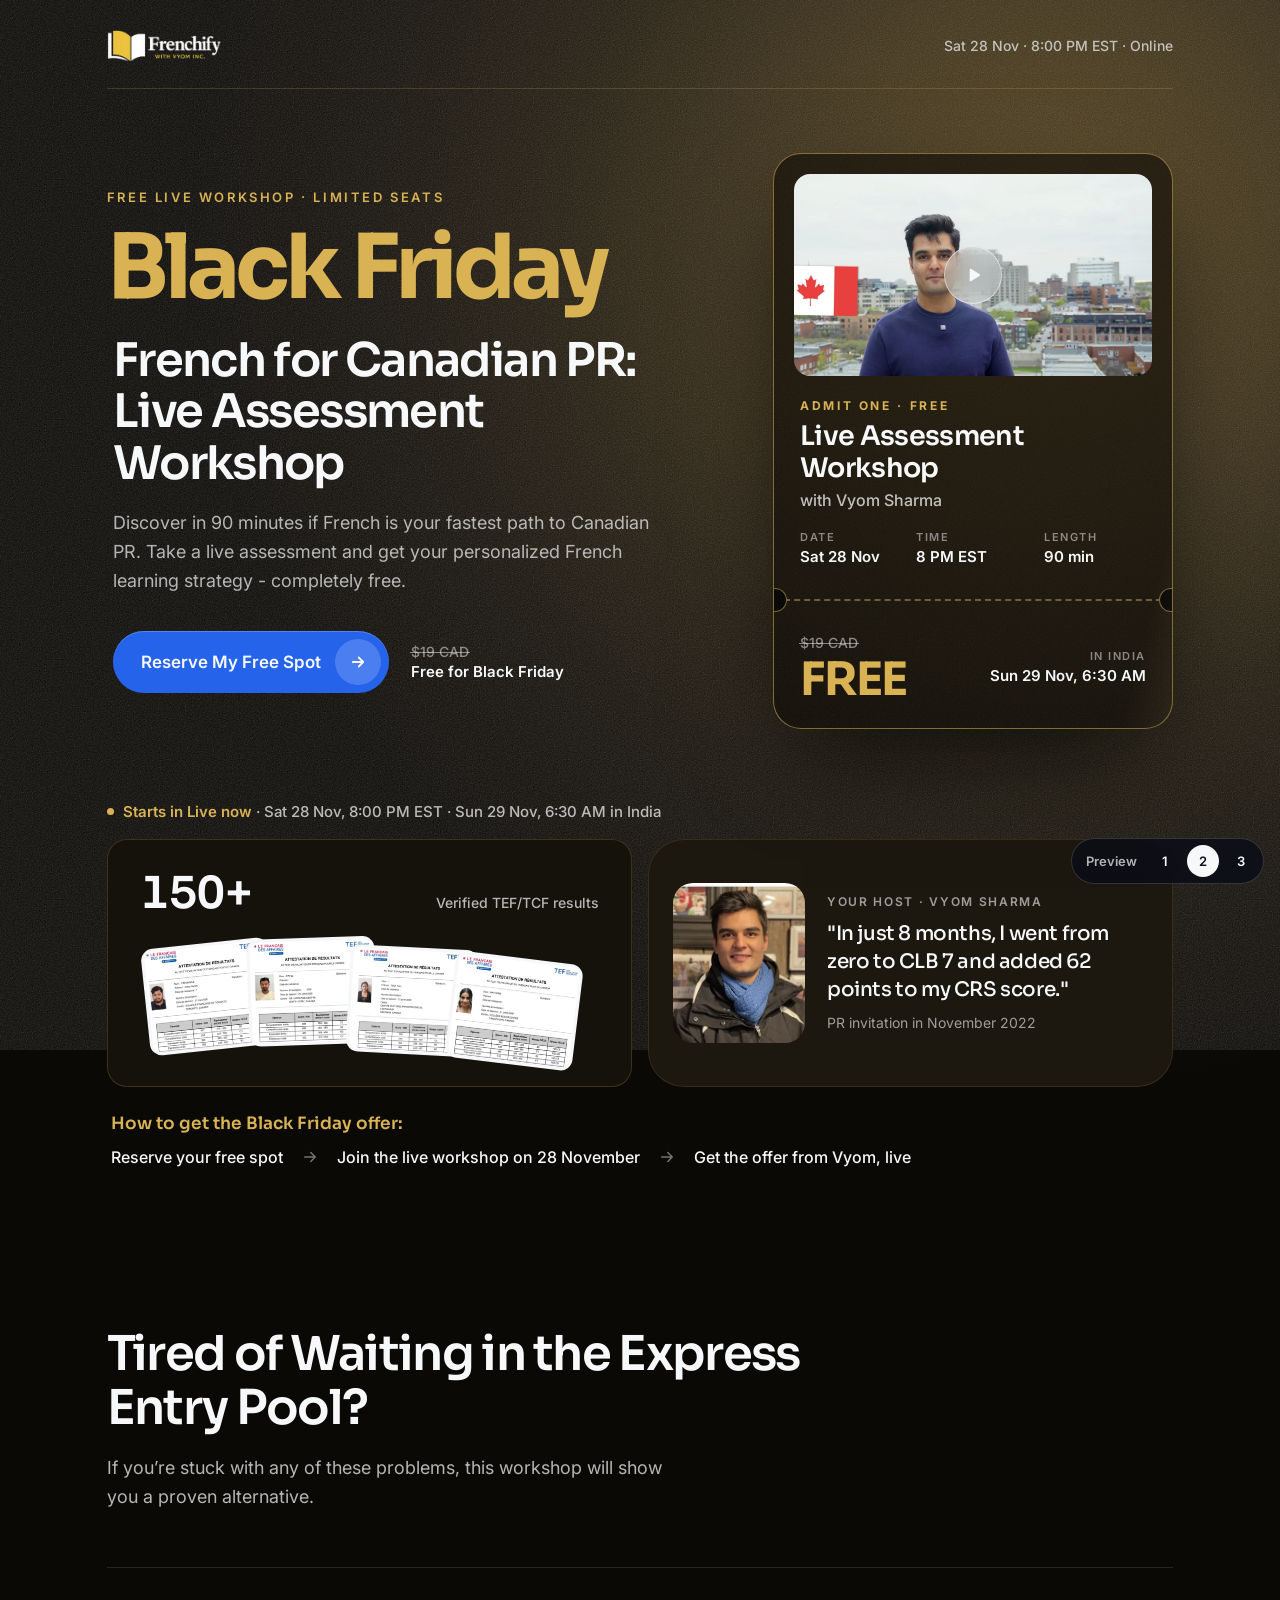
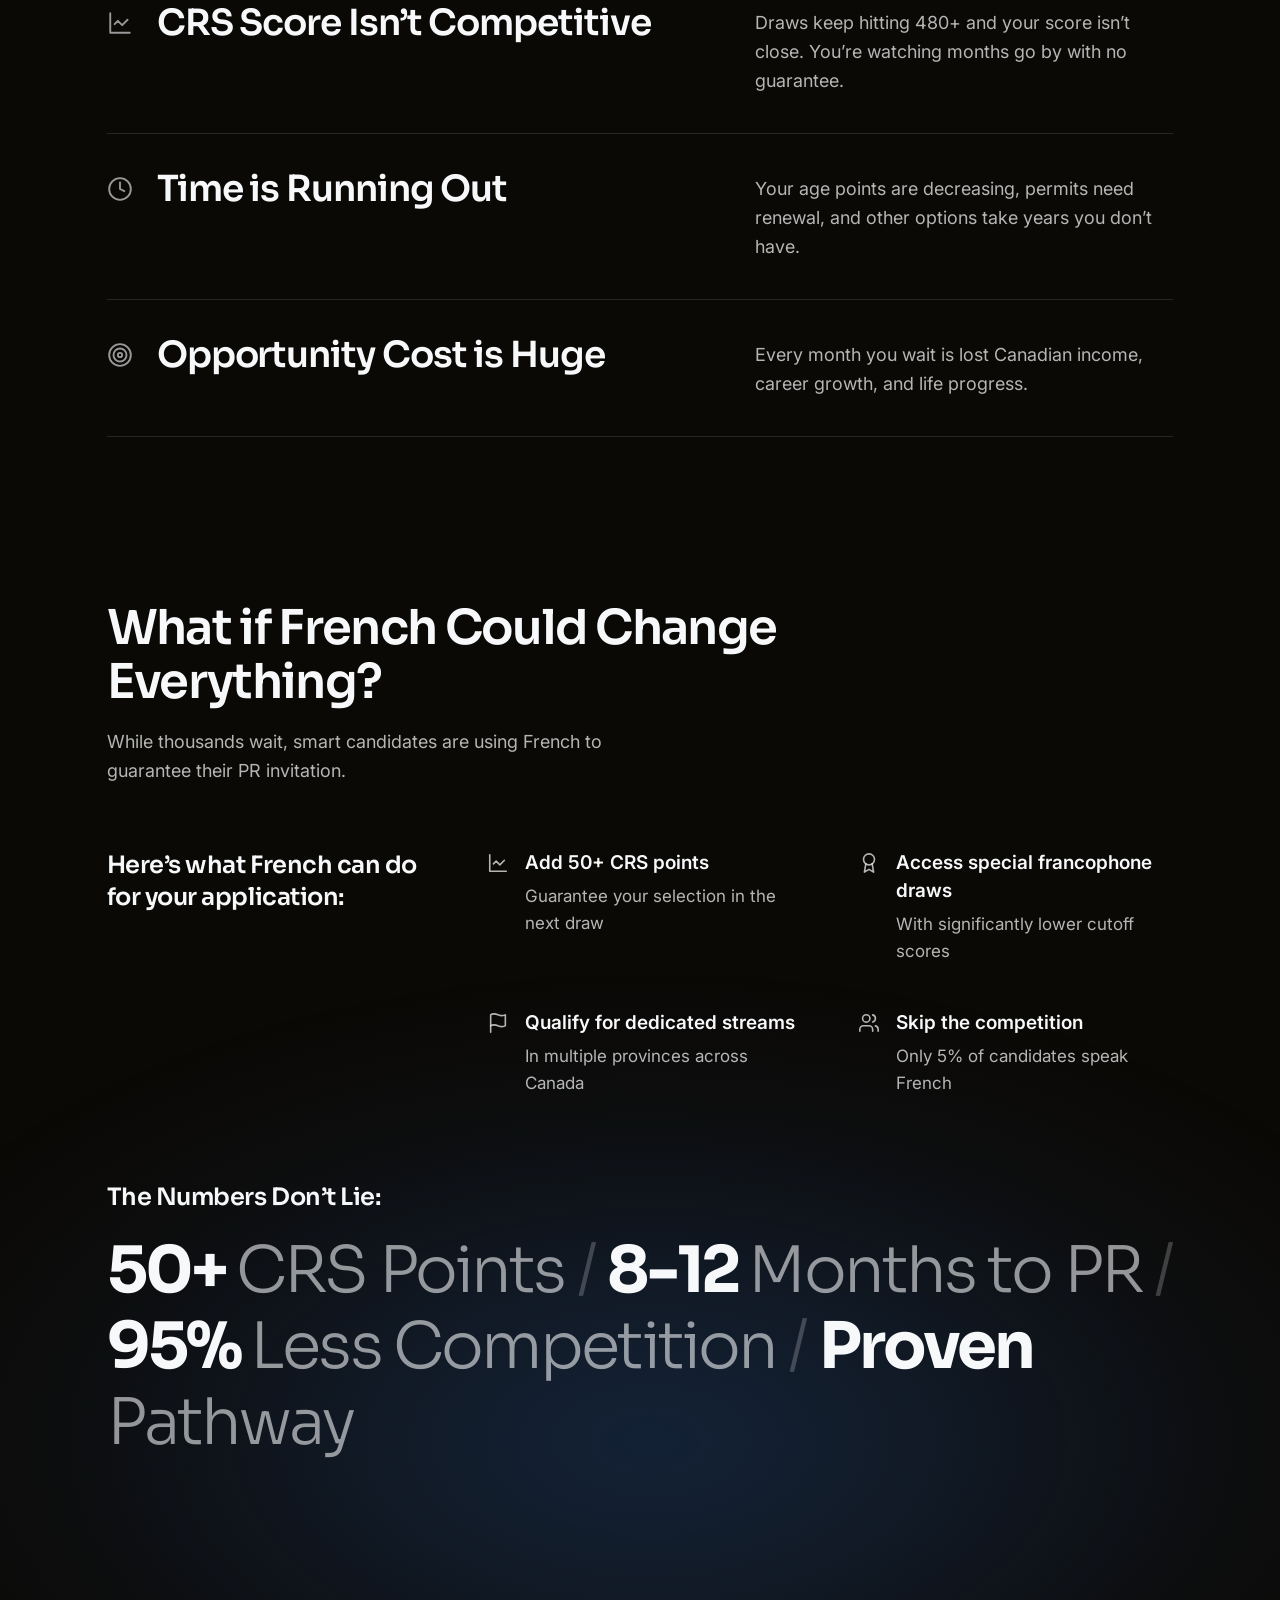
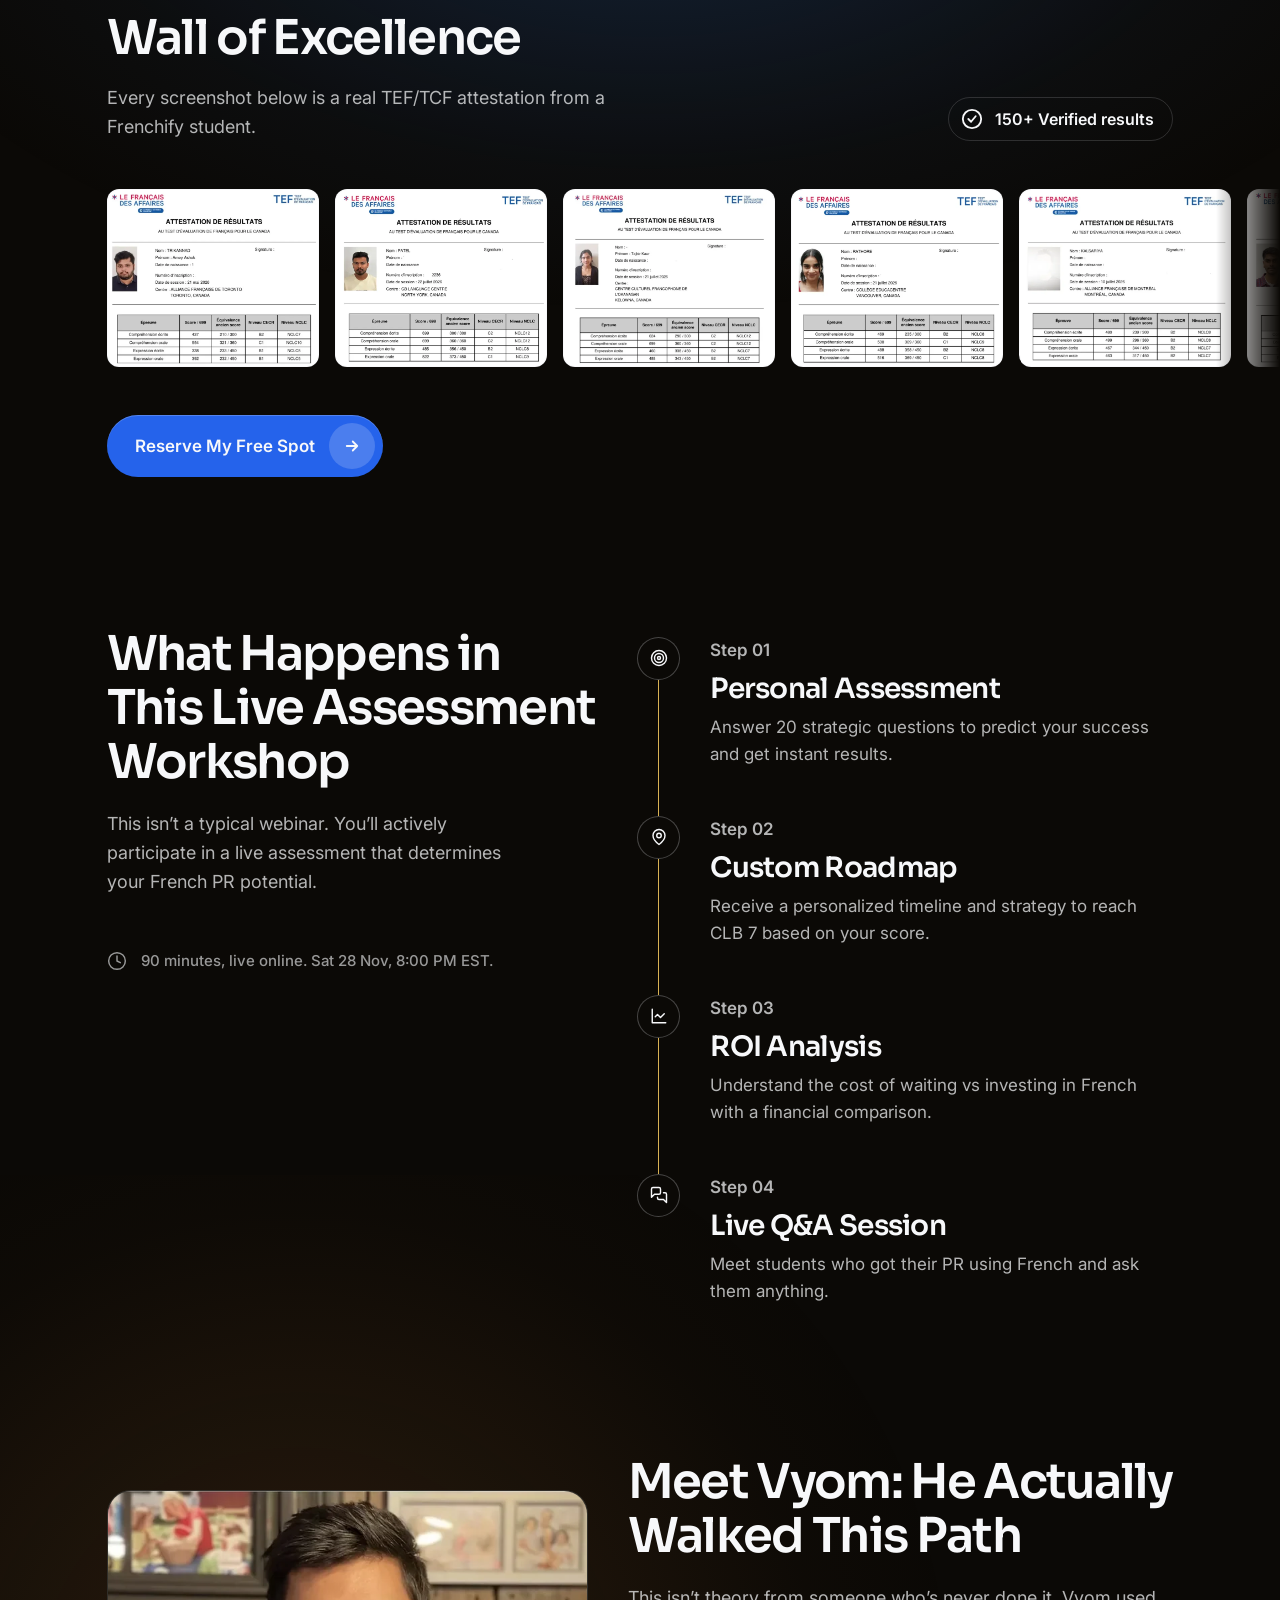
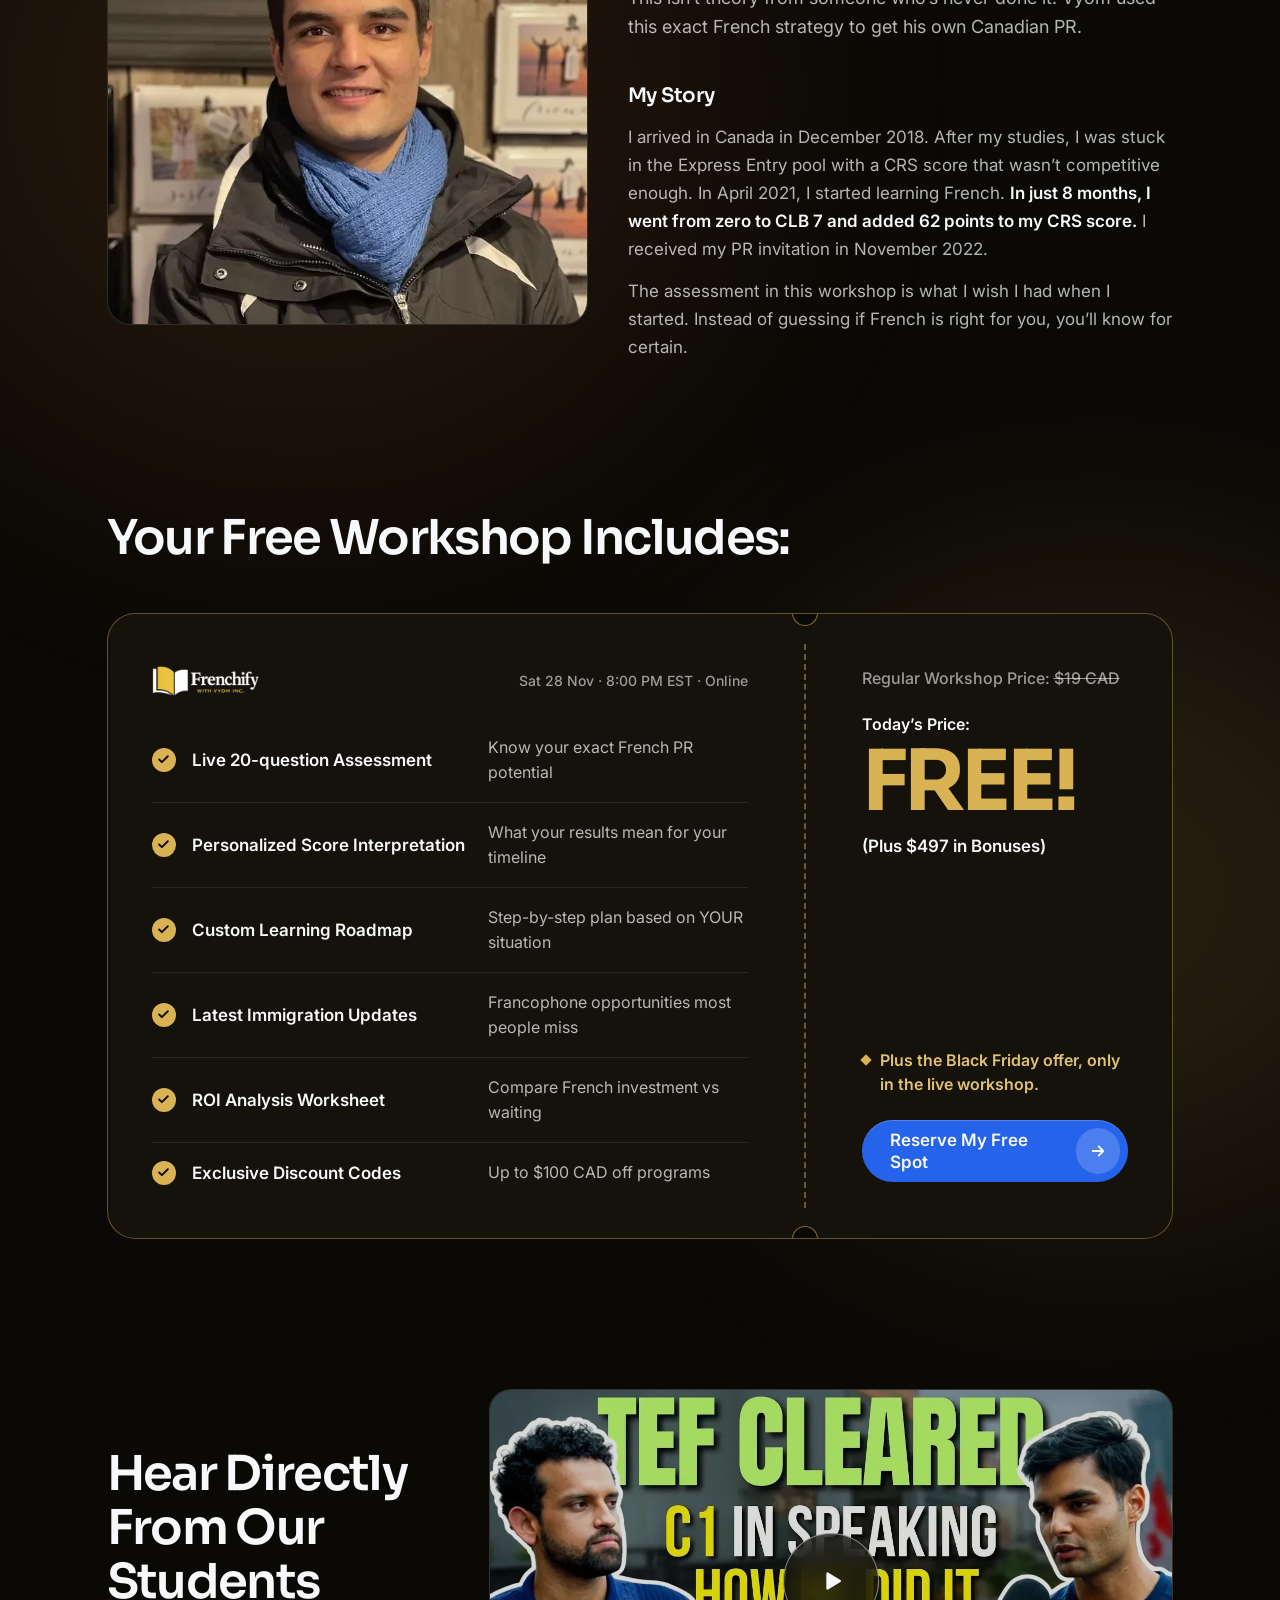
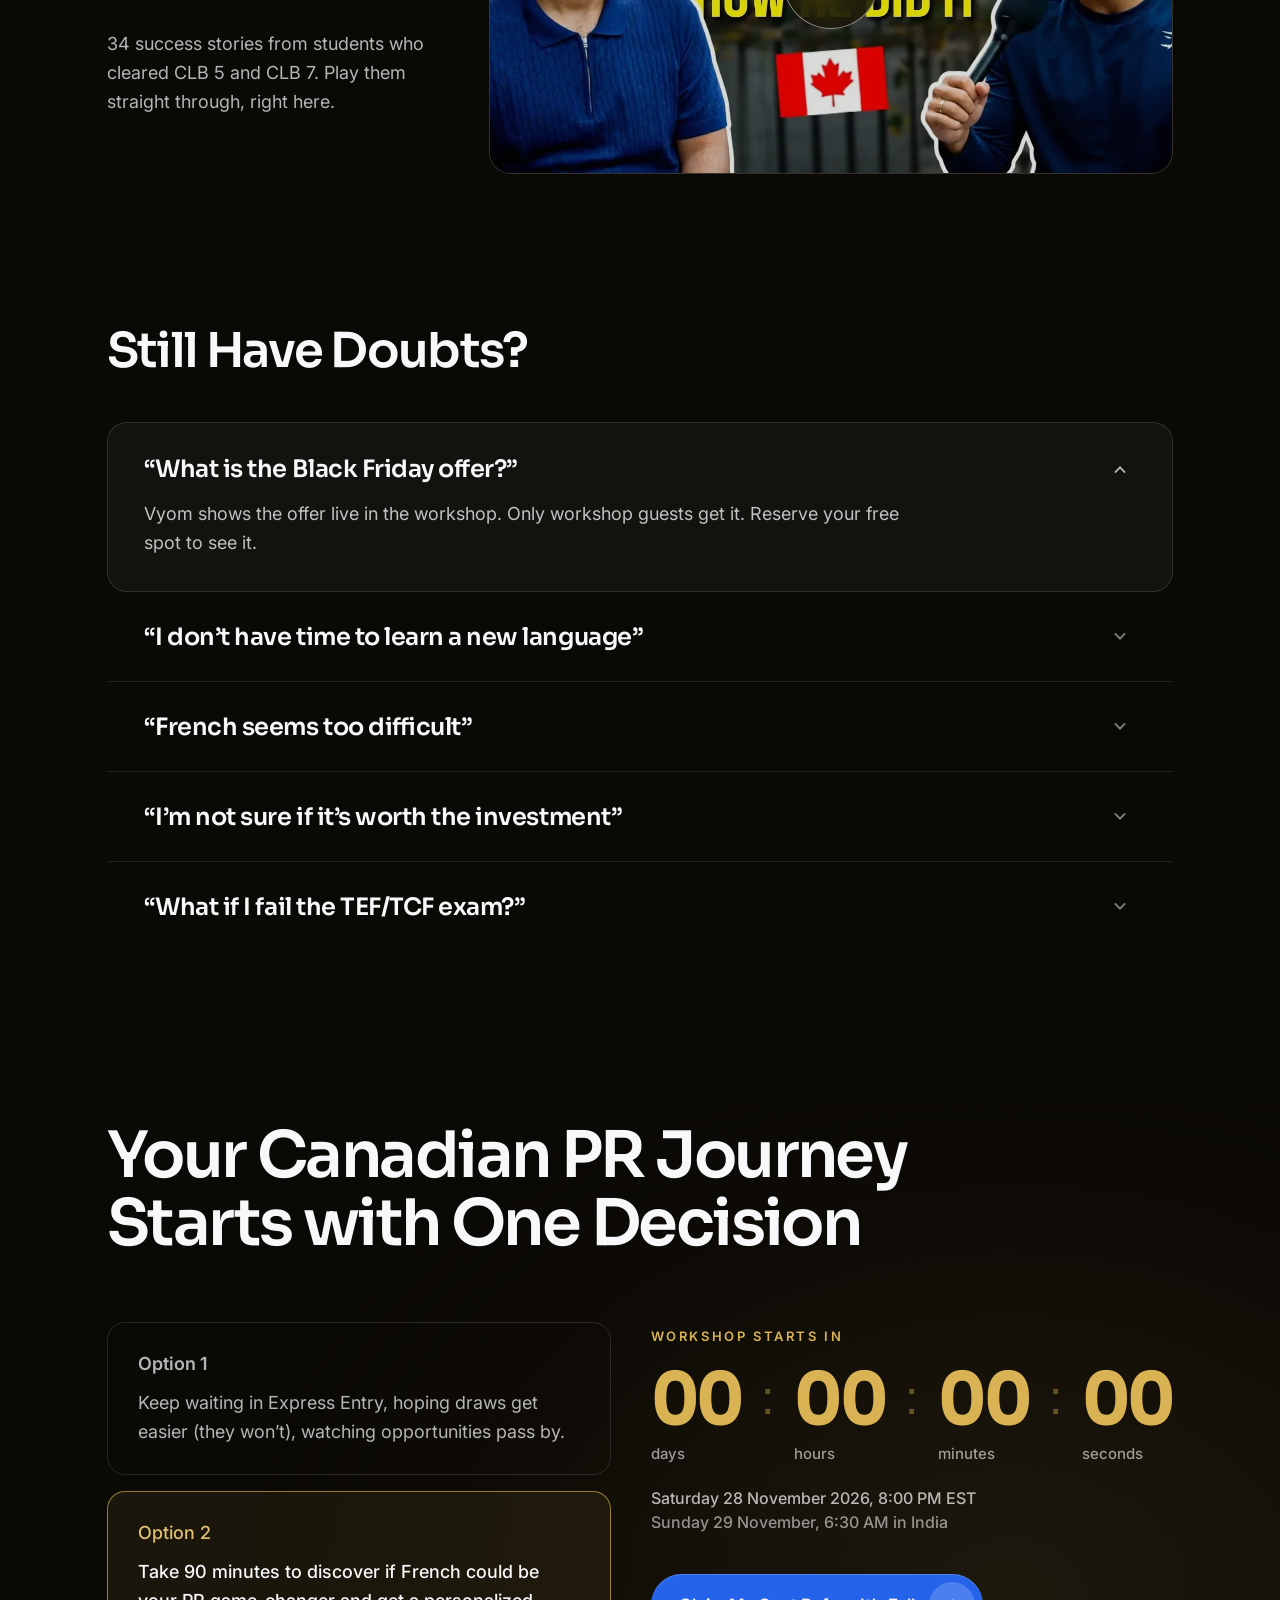
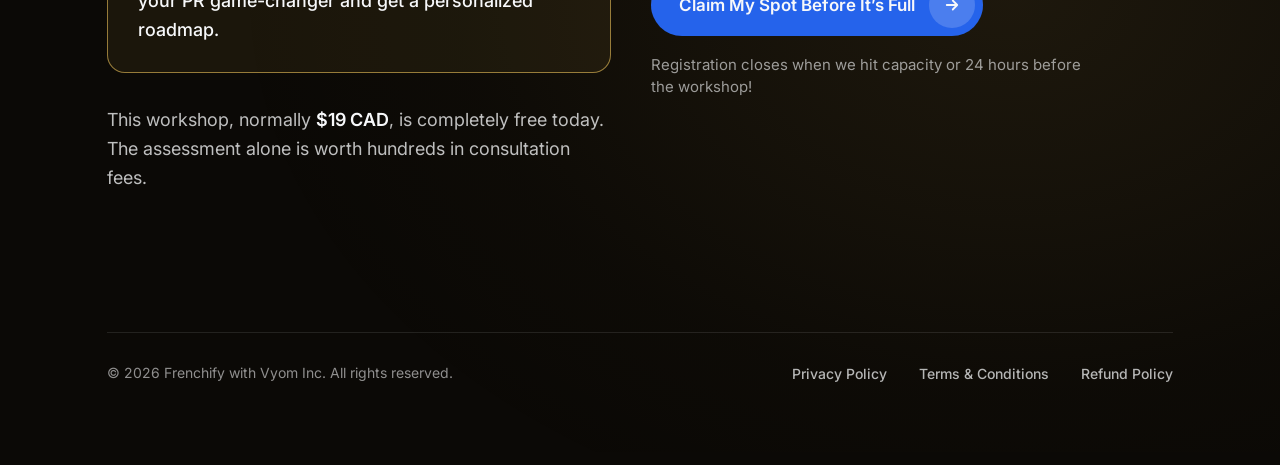
<file: option-2/index.html>
<!doctype html>
<html lang="en">
<head>
<meta charset="utf-8">
<meta name="viewport" content="width=device-width, initial-scale=1">
<meta name="robots" content="noindex,nofollow">
<meta name="theme-color" content="#0B0906">
<title>Option 2 · Black Friday preview · Frenchify</title>
<link rel="preconnect" href="https://fonts.googleapis.com">
<link rel="preconnect" href="https://fonts.gstatic.com" crossorigin>
<link rel="stylesheet" href="https://fonts.googleapis.com/css2?family=Inter:opsz,wght@14..32,400..700&family=Sora:wght@300..800&display=swap">
<style>
:root{
  --bg:#0B0906;
  --card:#15110B;
  --ink:#F7F8FA;
  --ink-76:rgba(247,248,250,.76);
  --ink-72:rgba(247,248,250,.72);
  --ink-60:rgba(247,248,250,.6);
  --ink-56:rgba(247,248,250,.56);
  --line:rgba(247,248,250,.12);
  --gold:#D9B254;
  --gold-soft:#E2C171;
  --blue:#2563EB;
  --blue-dark:#1D4ED8;
  --sora:"Sora",system-ui,sans-serif;
  --inter:"Inter",system-ui,sans-serif;
  --gutter:clamp(20px,8.34vw,120px);
  --edge:max(var(--gutter),calc((100% - 1200px) / 2));
  --optical:6px;
}
*,*::before,*::after{box-sizing:border-box}
html{background:var(--bg);color-scheme:dark;-webkit-text-size-adjust:100%;text-size-adjust:100%}
body{
  margin:0;min-height:100vh;color:var(--ink);font-family:var(--inter);font-size:16px;line-height:1.5;
  -webkit-font-smoothing:antialiased;-moz-osx-font-smoothing:grayscale;
  /* The one warm gold spotlight, behind the hero ticket. */
  background:
    radial-gradient(circle 860px at calc(50% + 410px) 230px,
      rgba(222,176,82,.215) 0%, rgba(222,176,82,.19) 30%, rgba(219,172,80,.112) 56%,
      rgba(214,166,76,.043) 78%, rgba(214,166,76,0) 100%) no-repeat,
    var(--bg);
}
/* Film grain: one fixed layer under the content, over the light. */
body::before{
  content:"";position:fixed;inset:0;z-index:0;pointer-events:none;
  background:url(../assets/grain.svg) 0 0/240px 240px repeat;opacity:.4;
}
.page{position:relative;z-index:1}
img{display:block;max-width:100%}
h1,h2,h3,p,figure,blockquote,ol,ul{margin:0}
ol,ul{padding:0;list-style:none}
a{color:inherit}
button{font:inherit;color:inherit}
svg{flex-shrink:0}
.wrap{width:min(1200px,100% - 2 * var(--gutter));margin-inline:auto}

:focus-visible{outline:2px solid var(--gold-soft);outline-offset:3px;border-radius:6px}
.cta:focus-visible,.pill:focus-visible{border-radius:999px}

/* ---------- Shared type ---------- */
.eyebrow{font:600 13px/16px var(--inter);letter-spacing:.2em;text-transform:uppercase;color:var(--gold)}
.h2{font:600 48px/54px var(--sora);letter-spacing:-.035em;color:var(--ink)}
.lead{font-size:18px;line-height:29px;color:var(--ink-72);max-width:560px}
.sec-head{display:flex;flex-direction:column;gap:18px;max-width:900px}

/* ---------- CTA ---------- */
.cta{
  display:inline-flex;align-items:center;gap:14px;min-height:62px;padding:8px 8px 8px 28px;border-radius:999px;
  background:var(--blue);box-shadow:inset 0 1px 0 rgba(247,248,250,.22);color:var(--ink);
  font:600 17px/22px var(--inter);text-decoration:none;transition:background-color .16s ease-out;
}
.cta:hover{background:var(--blue-dark)}
.cta-arrow{display:flex;align-items:center;justify-content:center;width:46px;height:46px;border-radius:999px;background:rgba(247,248,250,.18);transition:transform .16s ease-out}
.cta:hover .cta-arrow{transform:translateX(2px)}

/* ---------- Header + hero ---------- */
.hero-sec{padding-bottom:72px}
.topbar{display:flex;align-items:center;justify-content:space-between;gap:16px;padding:30px 0 26px;border-bottom:1px solid rgba(233,201,119,.18)}
.topbar img{width:114px;height:auto}
.topbar p{font:500 14px/18px var(--inter);color:rgba(247,248,250,.7);text-align:right}

.hero{display:flex;align-items:center;justify-content:space-between;gap:24px;padding-top:64px}
.hero-copy{flex:0 1 720px;min-width:0;display:flex;flex-direction:column}
.bf-word{padding-top:18px;font:700 clamp(84px,7vw,100px)/1 var(--sora);letter-spacing:-.055em;color:var(--gold);white-space:nowrap}
.hero-text{display:flex;flex-direction:column;gap:18px;padding:22px 0 0 var(--optical)}
.hero h1{font:600 clamp(44px,3.62vw,52px)/1.115 var(--sora);letter-spacing:-.035em;color:var(--ink)}
.hero .lead{color:rgba(247,248,250,.7)}
.hero-cta{display:flex;align-items:center;gap:22px;padding:36px 0 0 var(--optical)}
.price-note{display:flex;flex-direction:column;gap:2px}
.price-note s{font:500 14px/18px var(--inter);color:rgba(247,248,250,.5);text-decoration-thickness:1px}
.price-note span{font:600 15px/18px var(--inter);color:var(--ink)}

/* Event ticket */
.ticket-stage{position:relative;flex:0 0 430px;display:flex;justify-content:flex-end}
.ticket{
  position:relative;width:400px;display:flex;flex-direction:column;overflow:hidden;
  border-radius:28px;border:1px solid rgba(217,178,84,.55);
  background:rgba(14,11,6,.62);-webkit-backdrop-filter:blur(26px);backdrop-filter:blur(26px);
  box-shadow:0 40px 100px -30px rgba(4,3,2,.85);
}
.ticket-media{padding:20px 20px 0}
.vid{position:relative;display:block;width:100%;aspect-ratio:360/203;padding:0;border:0;border-radius:16px;overflow:hidden;background:var(--card);cursor:pointer}
.vid img{position:absolute;left:-16.67%;top:0;width:116.67%;height:116.26%;max-width:none;object-fit:cover}
.play{position:absolute;left:50%;top:50%;transform:translate(-50%,-50%);display:flex;align-items:center;justify-content:center;width:58px;height:58px;border-radius:999px;border:1px solid rgba(247,248,250,.55);background:rgba(247,248,250,.24);-webkit-backdrop-filter:blur(12px);backdrop-filter:blur(12px);color:var(--ink);transition:background-color .16s ease-out}
.vid:hover .play{background:rgba(247,248,250,.34)}
.t-info{display:flex;flex-direction:column;gap:6px;padding:22px 26px 0}
.t-kicker{font:700 12px/16px var(--inter);letter-spacing:.22em;text-transform:uppercase;color:var(--gold)}
.t-title{font:600 27px/32px var(--sora);letter-spacing:-.025em;color:var(--ink)}
.t-host{font:500 16px/20px var(--inter);color:rgba(247,248,250,.75)}
.t-meta{display:flex;padding:20px 26px 22px}
.t-meta div{display:flex;flex-direction:column;gap:4px}
.t-meta div:nth-child(1){flex:0 0 116px}
.t-meta div:nth-child(2){flex:0 0 128px}
.t-label{font:600 11px/14px var(--inter);letter-spacing:.14em;text-transform:uppercase;color:rgba(247,248,250,.5)}
.t-val{font:600 15px/18px var(--inter);color:var(--ink)}
.perf{position:relative;display:flex;align-items:center;height:24px}
.perf::before{content:"";flex:1;border-top:2px dashed rgba(233,201,119,.4)}
.perf i{position:absolute;top:0;width:26px;height:24px;border-radius:999px;background:var(--bg);border:1px solid rgba(217,178,84,.55)}
.perf i:first-child{left:-13px}
.perf i:last-child{right:-13px}
.t-stub{display:flex;align-items:center;justify-content:space-between;gap:12px;padding:18px 26px 24px}
.t-stub s{display:block;font:500 14px/18px var(--inter);color:rgba(247,248,250,.5);text-decoration-thickness:1px}
.t-free{font:700 46px/50px var(--sora);letter-spacing:-.045em;color:var(--gold)}
.t-india{display:flex;flex-direction:column;align-items:flex-end;gap:4px;text-align:right}

/* ---------- S1 · At a glance: dates, results, host, offer steps ---------- */
.s-glance{padding:0 0 136px}
.g-when{font:500 15px/22px var(--inter);color:var(--ink-72)}
.g-when .seg{white-space:nowrap}
.g-start{color:var(--gold);font-weight:600}
.g-grid{display:grid;grid-template-columns:repeat(2,minmax(0,1fr));gap:16px;margin-top:16px}
.g-proof{min-height:240px;display:flex;flex-direction:column;justify-content:space-between;gap:20px;padding:30px 32px;background:var(--card);border:1px solid rgba(217,178,84,.2);border-radius:20px}
.g-proof-top{display:flex;align-items:baseline;justify-content:space-between;gap:16px}
.g-num{font:600 44px/46px var(--sora);letter-spacing:-.04em;color:var(--ink)}
.g-label{font:500 14px/18px var(--inter);color:var(--ink-72);text-align:right}
.g-fan{position:relative;height:120px;flex-shrink:0}
.g-fan img{position:absolute;width:min(128px,29%);height:auto;aspect-ratio:128/107;object-fit:cover;border:3px solid rgba(247,248,250,.9);border-radius:12px;background:var(--ink);transform-origin:0 0}
.g-fan img:nth-child(1){left:0;top:14px;rotate:-6deg}
.g-fan img:nth-child(2){left:23%;top:4px;rotate:-2deg}
.g-fan img:nth-child(3){left:46%;top:8px;rotate:3deg}
.g-fan img:nth-child(4){left:69%;top:14px;rotate:7deg}
.g-host{min-height:240px;display:grid;grid-template-columns:160px minmax(0,1fr);grid-template-rows:1fr auto auto auto 1fr;grid-template-areas:"photo ." "photo label" "photo quote" "photo sub" "photo .";column-gap:26px;align-items:start;padding:24px 32px 24px 24px;background:#1C170F;border:1px solid rgba(217,178,84,.14);border-radius:36px}
.g-photo{grid-area:photo;align-self:center;width:160px;height:182px;object-fit:cover;object-position:50% 20%;border-radius:20px}
.g-host-label{grid-area:label;font:600 12px/16px var(--inter);letter-spacing:.14em;text-transform:uppercase;color:var(--ink-60)}
.g-quote{grid-area:quote;margin-top:10px;font:500 22px/30px var(--sora);letter-spacing:-.02em;color:var(--ink)}
.g-sub{grid-area:sub;margin-top:10px;font:400 14px/18px var(--inter);color:var(--ink-60)}
.g-offer{margin-top:16px;padding:10px 4px 0;display:flex;align-items:center;flex-wrap:wrap;gap:12px 18px}
.g-offer-title{font:600 17px/22px var(--sora);color:var(--gold)}
.g-steps{display:flex;align-items:center;flex-wrap:wrap;gap:12px 18px}
.g-steps li{display:flex;align-items:center;gap:18px;font:500 16px/20px var(--inter);color:var(--ink)}
.g-steps li+li::before{content:"";width:18px;height:18px;flex-shrink:0;background:url("data:image/svg+xml,%3Csvg xmlns='http://www.w3.org/2000/svg' viewBox='0 0 24 24' fill='none' stroke='%23F7F8FA' stroke-opacity='.45' stroke-width='2' stroke-linecap='round' stroke-linejoin='round'%3E%3Cpath d='M5 12h14M13 6l6 6-6 6'/%3E%3C/svg%3E") center/18px 18px no-repeat}

/* ---------- S2 · Pain ---------- */
.s-pain{padding:24px 0 140px}
.s-pain .wrap{display:flex;flex-direction:column;gap:56px}
.s-pain .h2{max-width:760px}
.problems{border-bottom:1px solid var(--line)}
.problem{display:flex;align-items:flex-start;justify-content:space-between;gap:40px;padding:34px 0 38px;border-top:1px solid var(--line)}
.problem-head{display:flex;align-items:flex-start;gap:22px;flex:0 1 640px;min-width:0}
.problem-icon{display:flex;align-items:center;flex:0 0 28px;height:42px;color:rgba(247,248,250,.6)}
.problem h3{font:600 36px/42px var(--sora);letter-spacing:-.03em}
.problem p{flex:0 1 440px;padding-top:6px;font-size:18px;line-height:29px;color:var(--ink-72)}

/* ---------- S3 · Solution ---------- */
.s-solution{position:relative;padding:24px 0 150px}
.s-solution::before{
  content:"";position:absolute;left:0;right:0;top:0;bottom:-360px;z-index:-1;pointer-events:none;
  background:radial-gradient(ellipse 840px 470px at calc(50% + 10px) calc(100% - 530px),
    rgba(30,61,105,.48) 0%, rgba(30,61,105,.42) 16%, rgba(30,61,105,.27) 42%, rgba(30,61,105,.09) 70%, rgba(30,61,105,0) 100%);
}
.s-solution .wrap{display:flex;flex-direction:column;gap:64px}
.s-solution .h2{max-width:760px}
.benefits{display:flex;align-items:flex-start;justify-content:space-between;gap:40px}
.benefits h3,.numbers h3{font:600 24px/32px var(--sora);letter-spacing:-.02em}
.benefits h3{flex:0 0 340px}
.benefit-grid{flex:0 1 776px;display:grid;grid-template-columns:repeat(2,minmax(0,360px));column-gap:56px;row-gap:44px}
.benefit{display:flex;align-items:flex-start;gap:16px}
.benefit-icon{display:flex;align-items:center;flex:0 0 22px;height:28px;color:rgba(247,248,250,.7)}
.benefit div{display:flex;flex-direction:column;gap:6px;min-width:0}
.benefit strong{font:600 19px/28px var(--inter);color:var(--ink)}
.benefit span{max-width:330px;font-size:17px;line-height:27px;color:var(--ink-72)}
.numbers{display:flex;flex-direction:column;gap:20px;padding-top:20px}
.stat-line{font:700 64px/76px var(--sora);letter-spacing:-.045em;color:var(--ink)}
.stat-line .u{font-weight:300;color:rgba(247,248,250,.58)}
.stat-line .sep{font-weight:300;color:rgba(247,248,250,.22)}

/* ---------- S4 · Wall of Excellence ---------- */
.s-wall{padding:0 0 150px}
.wall-head{display:flex;align-items:flex-end;justify-content:space-between;gap:24px;padding-bottom:30px}
.wall-head .sec-head{max-width:640px}
.pill{display:inline-flex;align-items:center;gap:12px;flex-shrink:0;padding:10px 18px 10px 12px;border:1px solid rgba(247,248,250,.15);border-radius:999px;font:600 16px/22px var(--inter);color:var(--ink)}
.rail{
  display:flex;gap:16px;margin-top:18px;padding:0 var(--edge) 12px;overflow-x:auto;overscroll-behavior-x:contain;
  scroll-snap-type:x proximity;scroll-padding-inline:var(--edge);
  scrollbar-width:thin;scrollbar-color:rgba(247,248,250,.18) transparent;
}
.rail:focus-visible{outline-offset:-2px;border-radius:12px}
.rail-track{display:flex;flex:none}
.rail-set{display:flex;gap:16px}
/* The copy only exists for the loop (motion-2.css). Without motion the rail scrolls by hand and shows each result once. */
.rail-set[aria-hidden]{display:none}
.cert{flex:0 0 212px;height:178px;border-radius:12px;border:1px solid rgba(247,248,250,.18);background:var(--ink);overflow:hidden;scroll-snap-align:start}
.cert img{width:100%;height:100%;object-fit:cover}
.cert-more{flex:0 0 180px;height:178px;display:flex;flex-direction:column;justify-content:space-between;padding:20px 22px;border-radius:12px;border:1px solid rgba(247,248,250,.15);background:rgba(247,248,250,.04);color:rgba(247,248,250,.7);scroll-snap-align:start}
.cert-more p{font:600 24px/30px var(--sora);letter-spacing:-.02em;color:var(--ink)}
.rail-foot{display:flex;flex-direction:column;align-items:flex-start;gap:48px;margin-top:6px}
.rail-foot p{font-size:15px;line-height:22px;color:var(--ink-56)}

/* ---------- S5 · Workshop steps ---------- */
.s-workshop{padding:0 0 130px}
.s-workshop .wrap{display:flex;align-items:flex-start;justify-content:space-between;gap:40px}
.ws-head{flex:0 1 540px;min-width:0;display:flex;flex-direction:column;gap:20px}
.ws-head .lead{max-width:430px}
.facts{display:flex;align-items:center;gap:14px;padding-top:34px;font:500 15px/22px var(--inter);color:var(--ink-60)}
.timeline{flex:0 1 590px;min-width:0;display:flex;flex-direction:column;gap:48px;padding-top:10px}
.tl-step{position:relative;display:flex;align-items:flex-start;gap:30px}
.tl-step:not(:last-child)::before{content:"";position:absolute;left:21px;top:43px;bottom:-48px;width:1px;background:rgba(247,248,250,.18)}
.tl-icon{position:relative;display:flex;align-items:center;justify-content:center;flex:0 0 43px;height:43px;border-radius:999px;border:1px solid rgba(247,248,250,.25);background:var(--bg);color:var(--ink)}
.tl-body{display:flex;flex-direction:column;gap:8px;min-width:0}
.tl-kicker{font:600 15px/20px var(--inter);color:var(--ink-56)}
.tl-body h3{font:600 28px/34px var(--sora);letter-spacing:-.025em}
.tl-body p{max-width:500px;font-size:17px;line-height:27px;color:var(--ink-72)}

/* ---------- S6 · Meet Vyom ---------- */
.s-vyom{position:relative;padding:20px 0 150px}
.s-vyom::before{
  content:"";position:absolute;left:0;right:0;top:-260px;bottom:-280px;z-index:-1;pointer-events:none;
  background:radial-gradient(ellipse 660px 620px at calc(50% - 340px) 520px,
    rgba(176,106,44,.16) 0%, rgba(176,106,44,.13) 32%, rgba(176,106,44,.08) 55%, rgba(176,106,44,.025) 78%, rgba(176,106,44,0) 100%);
}
.s-vyom .wrap{display:flex;align-items:center;justify-content:space-between;gap:40px}
.vyom-photo{position:relative;flex:0 1 520px;min-width:0;aspect-ratio:520/470;border-radius:24px;border:1px solid var(--line);overflow:hidden;background:var(--card)}
.vyom-photo img{position:absolute;left:-2.69%;top:-2.34%;width:105.38%;height:106.6%;max-width:none;object-fit:cover}
.story{flex:0 1 590px;min-width:0;display:flex;flex-direction:column;gap:20px}
.my-story{display:flex;flex-direction:column;gap:14px;padding-top:22px}
.my-story h3{font:600 20px/26px var(--sora);letter-spacing:-.015em}
.my-story p{max-width:560px;font-size:17px;line-height:28px;color:var(--ink-72)}
.my-story strong{font-weight:600;color:var(--ink)}

/* ---------- S7 · Includes ticket ---------- */
.s-includes{position:relative;padding:0 0 150px}
.s-includes::before{
  content:"";position:absolute;left:0;right:0;top:-100px;bottom:-320px;z-index:-1;pointer-events:none;
  background:radial-gradient(ellipse 620px 560px at calc(50% + 460px) 480px,
    rgba(217,178,84,.13) 0%, rgba(217,178,84,.11) 28%, rgba(217,178,84,.065) 50%, rgba(217,178,84,.02) 75%, rgba(217,178,84,0) 100%);
}
.s-includes .wrap{display:flex;flex-direction:column;gap:48px}
.receipt{position:relative;display:flex;overflow:hidden;border-radius:28px;border:1px solid rgba(217,178,84,.4);background:var(--card)}
.r-main{flex:0 1 776px;min-width:0;padding:52px 44px}
.r-head{display:flex;align-items:center;justify-content:space-between;gap:16px;padding-bottom:22px}
.r-head img{width:107px;height:auto}
.r-head p{font:500 14px/18px var(--inter);color:var(--ink-60);text-align:right}
.r-item{display:flex;align-items:center;gap:16px;padding:17px 0;border-bottom:1px solid rgba(247,248,250,.09)}
.r-item:last-child{padding-bottom:0;border-bottom:0}
.r-check{display:flex;align-items:center;justify-content:center;flex:0 0 24px;height:24px;border-radius:999px;background:var(--gold);color:var(--bg)}
.r-text{flex:1;min-width:0;display:grid;grid-template-columns:296px minmax(0,1fr);align-items:center}
.r-text strong{font:600 17px/26px var(--inter);color:var(--ink)}
.r-text span{font-size:16px;line-height:25px;color:var(--ink-72)}
.r-perf{position:relative;display:flex;justify-content:center;flex:0 0 26px;padding:30px 0}
.r-perf::before{content:"";border-left:2px dashed rgba(233,201,119,.4)}
.r-perf i{position:absolute;left:0;width:26px;height:26px;border-radius:999px;background:var(--bg);border:1px solid rgba(217,178,84,.55)}
.r-perf i:first-child{top:-14px}
.r-perf i:last-child{bottom:-14px}
.r-stub{flex:1 1 396px;min-width:0;display:flex;flex-direction:column;justify-content:space-between;gap:32px;padding:52px 44px 56px}
.r-price{display:flex;flex-direction:column;gap:4px}
.r-regular{font:500 16px/24px var(--inter);color:var(--ink-60)}
.r-regular s{text-decoration-thickness:1px}
.r-today{padding-top:18px;font:600 16px/24px var(--inter);color:var(--ink)}
.r-free{font:700 84px/84px var(--sora);letter-spacing:-.05em;color:var(--gold)}
.r-bonus{padding-top:6px;font:600 17px/24px var(--inter);color:var(--ink)}
.r-act{display:flex;flex-direction:column;align-items:flex-start;gap:24px}
.r-note{display:flex;align-items:flex-start;gap:10px;max-width:300px;font:600 16px/24px var(--inter);color:var(--gold-soft)}
.r-note::before{content:"";flex:0 0 8px;height:8px;margin-top:8px;background:var(--gold);transform:rotate(45deg)}

/* ---------- S8 · Student videos ---------- */
.s-videos{padding:0 0 140px}
.s-videos .wrap{display:flex;align-items:center;justify-content:space-between;gap:40px}
.vid-head{flex:0 1 380px;min-width:0;display:flex;flex-direction:column;gap:20px}
.vid-head .lead{max-width:370px}
.playlist{position:relative;display:block;flex:0 1 760px;min-width:0;aspect-ratio:760/428;padding:0;border-radius:22px;border:1px solid rgba(247,248,250,.14);overflow:hidden;background:var(--card);cursor:pointer}
.playlist img{position:absolute;inset:0;width:100%;height:100%;object-fit:cover}
.playlist .scrim{position:absolute;inset:0;background:rgba(11,9,6,.15)}
.play-lg{position:absolute;left:50%;top:50%;transform:translate(-50%,-50%);display:flex;align-items:center;justify-content:center;width:96px;height:96px;border-radius:999px;border:1px solid rgba(247,248,250,.5);background:rgba(11,9,6,.62);-webkit-backdrop-filter:blur(14px);backdrop-filter:blur(14px);color:var(--ink);transition:background-color .16s ease-out}
.playlist:hover .play-lg{background:rgba(11,9,6,.78)}

/* ---------- S9 · FAQ ---------- */
.s-faq{padding:10px 0 150px}
.s-faq .wrap{display:flex;flex-direction:column;gap:44px}
.faq details{border:1px solid transparent;border-bottom-color:rgba(247,248,250,.1)}
.faq details:last-child{border-bottom-color:transparent}
.faq details[open]{border-color:var(--line);border-radius:20px;background:rgba(247,248,250,.04);padding-bottom:34px}
.faq summary{display:flex;align-items:center;justify-content:space-between;gap:24px;min-height:44px;padding:28px 36px;cursor:pointer;list-style:none;font:600 24px/32px var(--sora);letter-spacing:-.02em;color:var(--ink)}
.faq summary::-webkit-details-marker{display:none}
.faq summary:focus-visible{outline-offset:-2px;border-radius:20px}
.faq details[open] summary{padding:30px 36px 14px}
.chev{display:flex;align-items:center;justify-content:center;flex:0 0 32px;height:32px;color:rgba(247,248,250,.5);transition:transform .16s ease-out,color .16s ease-out}
.faq details[open] .chev{transform:rotate(180deg);color:rgba(247,248,250,.7)}
.faq summary:hover .chev{color:rgba(247,248,250,.8)}
.ans{padding:0 36px}
.ans p{max-width:760px;font-size:18px;line-height:29px;color:var(--ink-76)}

/* ---------- S10 · Final decision ---------- */
.s-final{position:relative;padding:20px 0 140px}
.s-final::before{
  content:"";position:absolute;left:0;right:0;top:0;bottom:-120px;z-index:-1;pointer-events:none;
  background:radial-gradient(ellipse 790px 570px at calc(50% + 370px) 490px,
    rgba(217,178,84,.09) 0%, rgba(217,178,84,.08) 12%, rgba(217,178,84,.05) 40%, rgba(217,178,84,.015) 70%, rgba(217,178,84,0) 100%);
}
.s-final .wrap{display:flex;flex-direction:column;gap:64px}
.s-final .h2{max-width:940px;font-size:64px;line-height:68px;letter-spacing:-.04em}
.final-cols{display:flex;align-items:flex-start;justify-content:space-between;gap:40px}
.options{flex:0 1 540px;min-width:0;display:flex;flex-direction:column;gap:16px}
.opt{display:flex;flex-direction:column;gap:10px;padding:26px 30px 28px;border-radius:18px;border:1px solid rgba(247,248,250,.13)}
.opt-label{font:600 15px/20px var(--inter);color:var(--ink-56)}
.opt p{font-size:18px;line-height:29px;color:var(--ink-72)}
.opt--pick{background:rgba(217,178,84,.08);border-color:rgba(217,178,84,.65)}
.opt--pick .opt-label{color:var(--gold-soft)}
.opt--pick p{font-weight:500;color:var(--ink)}
.final-note{max-width:520px;padding-top:16px;font-size:18px;line-height:29px;color:var(--ink-76)}
.final-note strong{font-weight:600;color:var(--ink)}
.cd-col{flex:0 1 560px;min-width:0;padding-top:6px}
.cd{display:flex;align-items:flex-start;gap:20px;padding-top:20px}
.cd-unit{display:flex;flex-direction:column;gap:8px}
.cd-num{font:700 72px/72px var(--sora);letter-spacing:-.05em;color:var(--gold);white-space:nowrap;font-variant-numeric:tabular-nums}
.cd-label{font:500 15px/20px var(--inter);color:var(--ink-60)}
.cd-colon{font:300 52px/66px var(--sora);color:rgba(217,178,84,.4)}
.cd-when{padding-top:22px;font:500 16px/24px var(--inter);color:var(--ink-72)}
.cd-when span{display:block;color:var(--ink-56)}
.cd-cta{padding-top:40px}
.cd-small{max-width:440px;padding-top:18px;font-size:15px;line-height:22px;color:var(--ink-60)}

/* ---------- Footer ---------- */
.footer{position:relative;padding:0 0 80px}
.footer .wrap{display:flex;align-items:center;justify-content:space-between;gap:16px;padding-top:28px;border-top:1px solid rgba(247,248,250,.1)}
.footer p{font-size:14px;line-height:20px;color:var(--ink-56)}
.footer ul{display:flex;gap:32px}
.footer a{display:inline-flex;align-items:center;min-height:44px;margin-block:-12px;font:500 14px/20px var(--inter);color:var(--ink-72);text-decoration:none;transition:color .16s ease-out}
.footer a:hover{color:var(--ink);text-decoration:underline;text-underline-offset:3px}

/* ================= Responsive ================= */

/* Narrow desktop and tablet: the hero, benefits and final columns stack. */
@media (max-width:1299px){
  .g-host{grid-template-columns:132px minmax(0,1fr);column-gap:22px}
  .g-photo{width:132px;height:160px}
  .g-quote{font-size:20px;line-height:28px}
}

@media (max-width:1179px){
  .g-grid{grid-template-columns:minmax(0,1fr)}
  .g-host{grid-template-columns:160px minmax(0,1fr);column-gap:26px}
  .g-photo{width:160px;height:182px}
  .g-quote{font-size:22px;line-height:30px}
  .hero{flex-direction:column;align-items:stretch;gap:24px;padding-top:56px}
  .hero-copy{flex:none}
  .bf-word{font-size:clamp(56px,15.4vw,100px)}
  .hero h1{font-size:clamp(30px,5.8vw,52px)}
  .ticket-stage{flex:none;height:auto;display:flex;justify-content:center;padding:40px 0 24px}
  .ticket{position:relative;left:auto;top:auto;width:min(100%,400px);transform:none}
  .benefits{flex-direction:column;gap:32px}
  .benefits h3{flex:none}
  .benefit-grid{flex:none;width:100%;grid-template-columns:repeat(2,minmax(0,1fr));column-gap:40px}
  .stat-line{font-size:clamp(34px,5.4vw,64px);line-height:1.19}
  .r-text{display:flex;flex-direction:column;align-items:flex-start;gap:2px}
  .r-main{flex:1 1 auto}
  .r-stub{flex:0 0 360px;padding:44px 40px 48px}
  .vid-head{min-width:340px}
  .final-cols{flex-direction:column;gap:56px}
  .options,.cd-col{flex:none;width:100%;max-width:600px}
}

/* Tablet and phone: one column everywhere. */
@media (max-width:899px){
  body{background:
    radial-gradient(circle 640px at 82% 420px,
      rgba(222,176,82,.215) 0%, rgba(222,176,82,.19) 30%, rgba(219,172,80,.112) 56%,
      rgba(214,166,76,.043) 78%, rgba(214,166,76,0) 100%) no-repeat,
    var(--bg)}
  .h2{font-size:40px;line-height:46px;letter-spacing:-.03em}
  .s-final .h2{font-size:44px;line-height:50px}
  .s-glance{padding:0 0 96px}

  .s-pain{padding:0 0 96px}
  .s-pain .wrap{gap:40px}
  .problem{flex-direction:column;gap:12px;padding:28px 0 30px}
  .problem-head{flex:none;gap:14px}
  .problem-icon{flex-basis:24px;height:34px}
  .problem h3{font-size:28px;line-height:34px}
  .problem p{flex:none;padding:0 0 0 38px}

  .s-solution{padding:0 0 96px}
  .s-solution .wrap{gap:48px}
  .s-solution::before{background:radial-gradient(ellipse 120% 420px at 50% calc(100% - 480px),rgba(30,61,105,.46) 0%,rgba(30,61,105,.3) 35%,rgba(30,61,105,.1) 68%,rgba(30,61,105,0) 100%)}

  .s-wall{padding:0 0 96px}
  .wall-head{flex-direction:column;align-items:flex-start;gap:20px;padding-bottom:22px}
  .rail{scroll-snap-type:x mandatory}
  .rail-foot{gap:32px}

  .s-workshop{padding:0 0 96px}
  .s-workshop .wrap{flex-direction:column;gap:48px}
  .ws-head,.timeline{flex:none;width:100%}
  .facts{padding-top:14px}

  .s-vyom{padding:0 0 96px}
  .s-vyom .wrap{flex-direction:column;align-items:stretch;gap:40px}
  .vyom-photo{flex:none;width:100%;max-width:560px}
  .s-vyom::before{background:radial-gradient(ellipse 560px 520px at 30% 500px,rgba(176,106,44,.16) 0%,rgba(176,106,44,.1) 40%,rgba(176,106,44,.03) 72%,rgba(176,106,44,0) 100%)}

  .s-includes{padding:0 0 96px}
  .s-includes .wrap{gap:36px}
  .s-includes::before{background:radial-gradient(ellipse 520px 520px at 80% calc(100% - 700px),rgba(217,178,84,.13) 0%,rgba(217,178,84,.08) 40%,rgba(217,178,84,.025) 72%,rgba(217,178,84,0) 100%)}
  .receipt{flex-direction:column}
  .r-main{flex:none;padding:36px 32px 32px}
  .r-perf{flex:none;height:26px;padding:0 30px;align-items:center}
  .r-perf::before{flex:1;border-left:0;border-top:2px dashed rgba(233,201,119,.4)}
  .r-perf i:first-child{top:0;left:-14px}
  .r-perf i:last-child{top:0;bottom:auto;left:auto;right:-14px}
  .r-stub{flex:none;padding:32px 32px 40px}

  .s-videos{padding:0 0 96px}
  .s-videos .wrap{flex-direction:column;align-items:stretch;gap:36px}
  .vid-head,.playlist{flex:none;width:100%;min-width:0}

  .s-faq{padding:0 0 96px}
  .s-faq .wrap{gap:32px}

  .s-final{padding:0 0 96px}
  .s-final .wrap{gap:44px}
}

/* Phone */
@media (max-width:599px){
  :root{--gutter:20px;--optical:3px}
  .h2{font-size:32px;line-height:38px}
  .lead{font-size:17px;line-height:27px}
  .sec-head{gap:14px}

  .hero-sec{padding-bottom:64px}
  .topbar{padding:16px 0 14px}
  .topbar img{width:96px}
  .topbar p{max-width:180px;font-size:13px;line-height:17px}
  .hero{padding-top:28px}
  .eyebrow{font-size:12px;letter-spacing:.16em}
  .bf-word{padding-top:12px}
  .hero-text{gap:14px;padding-top:16px}
  .hero h1{line-height:36px;letter-spacing:-.03em}
  .hero h1 br{display:none}
  .hero .lead{font-size:16px;line-height:25px}
  .hero-cta{flex-direction:column;align-items:stretch;gap:14px;padding-top:24px}
  .hero-cta .cta,.rail-foot .cta{justify-content:space-between}
  .rail-foot{align-items:stretch}
  .price-note{flex-direction:row;align-items:baseline;gap:10px}
  .ticket-stage{padding:32px 0 8px}
  .ticket{width:min(100%,360px);transform:none}
  .ticket-media{padding:16px 16px 0}
  .t-info{padding:18px 20px 0}
  .t-title{font-size:24px;line-height:29px}
  .t-meta{justify-content:space-between;gap:10px;padding:18px 20px 20px}
  .t-meta div:nth-child(1),.t-meta div:nth-child(2){flex:0 1 auto}
  .t-stub{padding:16px 20px 20px}
  .t-free{font-size:40px;line-height:44px}
  .t-india .t-val{font-size:14px}
  .s-glance{padding-bottom:80px}
  .g-grid{gap:12px;margin-top:12px}
  .g-proof{padding:24px 20px 22px}
  .g-num{font-size:40px;line-height:44px}
  .g-fan{height:108px}
  .g-fan img{border-width:2px;border-radius:10px}
  .g-host{grid-template-columns:84px minmax(0,1fr);grid-template-rows:1fr auto auto 1fr auto;grid-template-areas:"photo ." "photo label" "photo sub" "photo ." "quote quote";column-gap:16px;padding:20px;border-radius:28px}
  .g-photo{width:84px;height:96px;border-radius:16px}
  .g-host-label{letter-spacing:.08em}
  .g-quote{margin-top:18px;font-size:19px;line-height:27px}
  .g-sub{margin-top:6px}
  .g-offer{flex-direction:column;align-items:flex-start;gap:10px;margin-top:24px;padding:0}
  .g-steps{flex-direction:column;align-items:flex-start;gap:6px}
  .g-steps li+li{flex-direction:column;align-items:flex-start;gap:6px}
  .g-steps li+li::before{transform:rotate(90deg)}

  .s-pain,.s-solution,.s-wall,.s-workshop,.s-vyom,.s-includes,.s-videos,.s-faq,.s-final{padding-bottom:80px}
  .problem h3{font-size:24px;line-height:30px}
  .problem p{font-size:17px;line-height:27px}

  .benefits h3,.numbers h3{font-size:22px;line-height:30px}
  .benefit-grid{grid-template-columns:minmax(0,1fr);row-gap:24px}
  .benefit strong{font-size:18px;line-height:26px}
  .benefit span{font-size:16px;line-height:25px}
  .numbers{padding-top:0;gap:14px}
  .stat-line{font-size:34px;line-height:42px;letter-spacing:-.04em}

  .tl-step{gap:18px}
  .timeline{gap:36px}
  .tl-step:not(:last-child)::before{bottom:-36px}
  .tl-body h3{font-size:24px;line-height:30px}
  .tl-body p{font-size:16px;line-height:26px}
  .facts{align-items:flex-start}

  .my-story{padding-top:8px}
  .my-story p{font-size:16px;line-height:27px}

  .r-main{padding:28px 22px 26px}
  .r-head{flex-direction:column;align-items:flex-start;gap:12px;padding-bottom:12px}
  .r-head p{text-align:left;font-size:13px}
  .r-item{align-items:flex-start;gap:14px;padding:14px 0}
  .r-check{margin-top:1px}
  .r-text strong{font-size:16px;line-height:24px}
  .r-text span{font-size:16px;line-height:24px}
  .r-perf{padding:0 22px}
  .r-stub{padding:26px 22px 30px;gap:28px}
  .r-free{font-size:64px;line-height:66px}
  .r-today{padding-top:12px}
  .r-act .cta{align-self:stretch;justify-content:space-between}

  .play-lg{width:72px;height:72px}
  .play-lg svg{width:22px;height:22px}

  .faq summary{gap:14px;padding:20px 16px;font-size:19px;line-height:26px}
  .faq details[open] summary{padding:22px 16px 10px}
  .faq details[open]{padding-bottom:24px;border-radius:16px}
  .ans{padding:0 16px}
  .ans p{font-size:16px;line-height:26px}
  .chev{flex-basis:28px;height:28px}

  .s-final .h2{font-size:34px;line-height:40px;letter-spacing:-.035em}
  .opt{padding:20px 20px 22px}
  .opt p,.final-note{font-size:16px;line-height:26px}
  .cd{gap:8px;padding-top:16px}
  .cd-num{font-size:46px;line-height:48px}
  .cd-colon{font-size:32px;line-height:46px}
  .cd-label{font-size:14px;line-height:18px}
  .cd-cta{padding-top:28px}
  .cd-cta .cta{display:flex;justify-content:space-between;width:100%;padding-left:22px}

  .footer{padding-bottom:88px}
  .footer .wrap{flex-direction:column;align-items:flex-start;gap:18px}
  .footer ul{flex-wrap:wrap;gap:0 24px}
}

/* Small phones: keep every button label on one line. */
@media (max-width:380px){
  .cta,.cd-cta .cta{gap:10px;padding-left:18px;font-size:16px}
}

@media (prefers-reduced-motion:reduce){
  *,*::before,*::after{transition-duration:.01ms !important;animation-duration:.01ms !important;scroll-behavior:auto !important}
}
</style>
<link rel="stylesheet" href="../assets/motion-2.css">
</head>
<body data-option="2">

<svg width="0" height="0" style="position:absolute" aria-hidden="true" focusable="false">
  <symbol id="i-arrow" viewBox="0 0 24 24"><path d="M5 12h14M13 6l6 6-6 6" fill="none" stroke="currentColor" stroke-width="2.4" stroke-linecap="round" stroke-linejoin="round"/></symbol>
  <symbol id="i-arrow-thin" viewBox="0 0 24 24"><path d="M5 12h14M13 6l6 6-6 6" fill="none" stroke="currentColor" stroke-width="2" stroke-linecap="round" stroke-linejoin="round"/></symbol>
  <symbol id="i-play" viewBox="0 0 24 24"><path d="M8 5.5v13a1 1 0 0 0 1.5.86l10.6-6.5a1 1 0 0 0 0-1.72L9.5 4.64A1 1 0 0 0 8 5.5z" fill="currentColor"/></symbol>
  <symbol id="i-chart" viewBox="0 0 24 24"><g fill="none" stroke="currentColor" stroke-width="1.75" stroke-linecap="round" stroke-linejoin="round"><path d="M3 3v18h18"/><path d="m19 9-5 5-4-4-3 3"/></g></symbol>
  <symbol id="i-clock" viewBox="0 0 24 24"><g fill="none" stroke="currentColor" stroke-width="1.75" stroke-linecap="round" stroke-linejoin="round"><circle cx="12" cy="12" r="10"/><path d="M12 6v6l4 2"/></g></symbol>
  <symbol id="i-target" viewBox="0 0 24 24"><g fill="none" stroke="currentColor" stroke-width="1.75"><circle cx="12" cy="12" r="10"/><circle cx="12" cy="12" r="6"/><circle cx="12" cy="12" r="2"/></g></symbol>
  <symbol id="i-award" viewBox="0 0 24 24"><g fill="none" stroke="currentColor" stroke-width="1.75" stroke-linecap="round" stroke-linejoin="round"><circle cx="12" cy="8" r="6"/><path d="M15.477 12.89 17 22l-5-3-5 3 1.523-9.11"/></g></symbol>
  <symbol id="i-flag" viewBox="0 0 24 24"><g fill="none" stroke="currentColor" stroke-width="1.75" stroke-linecap="round" stroke-linejoin="round"><path d="M4 15s1-1 4-1 5 2 8 2 4-1 4-1V3s-1 1-4 1-5-2-8-2-4 1-4 1z"/><path d="M4 22v-7"/></g></symbol>
  <symbol id="i-users" viewBox="0 0 24 24"><g fill="none" stroke="currentColor" stroke-width="1.75" stroke-linecap="round" stroke-linejoin="round"><path d="M16 21v-2a4 4 0 0 0-4-4H6a4 4 0 0 0-4 4v2"/><circle cx="9" cy="7" r="4"/><path d="M22 21v-2a4 4 0 0 0-3-3.87"/><path d="M16 3.13a4 4 0 0 1 0 7.75"/></g></symbol>
  <symbol id="i-check-circle" viewBox="0 0 24 24"><g fill="none" stroke="currentColor" stroke-width="2" stroke-linecap="round" stroke-linejoin="round"><circle cx="12" cy="12" r="10"/><path d="m8 12 3 3 5-6"/></g></symbol>
  <symbol id="i-target-b" viewBox="0 0 24 24"><g fill="none" stroke="currentColor" stroke-width="1.9"><circle cx="12" cy="12" r="10"/><circle cx="12" cy="12" r="6"/><circle cx="12" cy="12" r="2"/></g></symbol>
  <symbol id="i-pin" viewBox="0 0 24 24"><g fill="none" stroke="currentColor" stroke-width="1.9" stroke-linecap="round" stroke-linejoin="round"><path d="M20 10c0 6-8 12-8 12s-8-6-8-12a8 8 0 0 1 16 0Z"/><circle cx="12" cy="10" r="3"/></g></symbol>
  <symbol id="i-chart-b" viewBox="0 0 24 24"><g fill="none" stroke="currentColor" stroke-width="1.9" stroke-linecap="round" stroke-linejoin="round"><path d="M3 3v18h18"/><path d="m19 9-5 5-4-4-3 3"/></g></symbol>
  <symbol id="i-chat" viewBox="0 0 24 24"><g fill="none" stroke="currentColor" stroke-width="1.9" stroke-linecap="round" stroke-linejoin="round"><path d="M14 9a2 2 0 0 1-2 2H6l-4 4V4a2 2 0 0 1 2-2h8a2 2 0 0 1 2 2z"/><path d="M18 9h2a2 2 0 0 1 2 2v11l-4-4h-6a2 2 0 0 1-2-2v-1"/></g></symbol>
  <symbol id="i-check" viewBox="0 0 24 24"><path d="M20 6 9 17l-5-5" fill="none" stroke="currentColor" stroke-width="3.4" stroke-linecap="round" stroke-linejoin="round"/></symbol>
  <symbol id="i-chev" viewBox="0 0 20 20"><path d="M10 13.2 3.6 6.8l1.4-1.4L10 10.4l5-5 1.4 1.4z" fill="currentColor"/></symbol>
</svg>

<div class="page">

<header class="wrap topbar">
  <img src="../assets/img/logo-light.webp" width="540" height="151" alt="Frenchify with Vyom Inc." loading="eager" decoding="async">
  <p>Sat 28 Nov · 8:00 PM EST · Online</p>
</header>

<main>

  <!-- Hero -->
  <section class="hero-sec" aria-labelledby="hero-title">
    <div class="wrap">
      <div class="hero">
        <div class="hero-copy">
          <p class="eyebrow">Free live workshop · Limited seats</p>
          <p class="bf-word"><span class="w">Black</span> <span class="w">Friday</span></p>
          <div class="hero-text">
            <h1 id="hero-title">French for Canadian PR:<br> Live Assessment Workshop</h1>
            <p class="lead">Discover in 90 minutes if French is your fastest path to Canadian PR. Take a live assessment and get your personalized French learning strategy - completely free.</p>
          </div>
          <div class="hero-cta">
            <a href="#" data-cta class="cta"><span>Reserve My Free Spot</span><span class="cta-arrow" aria-hidden="true"><svg width="18" height="18"><use href="#i-arrow"/></svg></span></a>
            <p class="price-note"><s>$19 CAD</s> <span>Free for Black Friday</span></p>
          </div>
        </div>

        <div class="ticket-stage">
          <article class="ticket" aria-label="Event ticket">
            <div class="ticket-media">
              <button type="button" class="vid" data-video-wistia="giyksplji4" aria-label="Play the workshop video">
                <img src="../assets/img/vsl-poster.webp" width="1280" height="720" alt="" loading="eager" decoding="async">
                <span class="play" aria-hidden="true"><svg width="20" height="20"><use href="#i-play"/></svg></span>
              </button>
            </div>
            <div class="t-info">
              <p class="t-kicker">Admit one · Free</p>
              <p class="t-title">Live Assessment Workshop</p>
              <p class="t-host">with Vyom Sharma</p>
            </div>
            <div class="t-meta">
              <div><span class="t-label">Date</span><span class="t-val">Sat 28 Nov</span></div>
              <div><span class="t-label">Time</span><span class="t-val">8 PM EST</span></div>
              <div><span class="t-label">Length</span><span class="t-val">90 min</span></div>
            </div>
            <div class="perf" aria-hidden="true"><i></i><i></i></div>
            <div class="t-stub">
              <div>
                <s>$19 CAD</s>
                <p class="t-free">FREE</p>
              </div>
              <div class="t-india">
                <span class="t-label">In India</span>
                <span class="t-val">Sun 29 Nov, 6:30 AM</span>
              </div>
            </div>
          </article>
        </div>
      </div>

    </div>
  </section>

  <!-- S1 · At a glance: dates, results, host, offer steps -->
  <section class="s-glance" aria-label="Workshop dates, results and the Black Friday offer">
    <div class="wrap">
      <p class="g-when"><span class="seg g-start" data-countdown="2026-11-29T01:00:00Z">Starts in <span data-cd="phrase">3 days, 13 hours</span></span>&nbsp;· <span class="seg">Sat 28 Nov, 8:00 PM EST</span>&nbsp;· <span class="seg">Sun 29 Nov, 6:30 AM in India</span></p>

      <div class="g-grid">
        <div class="g-proof">
          <div class="g-proof-top">
            <p class="g-num"><span class="g-num-txt">150+</span></p>
            <p class="g-label">Verified TEF/TCF results</p>
          </div>
          <div class="g-fan" aria-hidden="true">
            <img src="../assets/img/result-1.webp" width="760" height="637" alt="" loading="lazy" decoding="async">
            <img src="../assets/img/result-2.webp" width="760" height="637" alt="" loading="lazy" decoding="async">
            <img src="../assets/img/result-3.webp" width="760" height="637" alt="" loading="lazy" decoding="async">
            <img src="../assets/img/result-4.webp" width="760" height="637" alt="" loading="lazy" decoding="async">
          </div>
        </div>
        <div class="g-host">
          <img class="g-photo" src="../assets/img/vyom-portrait.webp" width="760" height="688" alt="Vyom Sharma, the workshop host, in a dark jacket and a blue scarf" loading="lazy" decoding="async">
          <p class="g-host-label">Your host · Vyom Sharma</p>
          <blockquote class="g-quote"><p>"In just 8 months, I went from zero to CLB 7 and added 62 points to my CRS score."</p></blockquote>
          <p class="g-sub">PR invitation in November 2022</p>
        </div>
      </div>

      <div class="g-offer">
        <p class="g-offer-title">How to get the Black Friday offer:</p>
        <ol class="g-steps">
          <li>Reserve your free spot</li>
          <li>Join the live workshop on 28 November</li>
          <li>Get the offer from Vyom, live</li>
        </ol>
      </div>
    </div>
  </section>

  <!-- S2 · Pain -->
  <section class="s-pain" aria-labelledby="pain-title">
    <div class="wrap">
      <div class="sec-head">
        <h2 class="h2" id="pain-title">Tired of Waiting in the Express Entry Pool?</h2>
        <p class="lead">If you’re stuck with any of these problems, this workshop will show you a proven alternative.</p>
      </div>
      <ul class="problems">
        <li class="problem">
          <div class="problem-head">
            <span class="problem-icon" aria-hidden="true"><svg width="26" height="26"><use href="#i-chart"/></svg></span>
            <h3>CRS Score Isn’t Competitive</h3>
          </div>
          <p>Draws keep hitting 480+ and your score isn’t close. You’re watching months go by with no guarantee.</p>
        </li>
        <li class="problem">
          <div class="problem-head">
            <span class="problem-icon" aria-hidden="true"><svg width="26" height="26"><use href="#i-clock"/></svg></span>
            <h3>Time is Running Out</h3>
          </div>
          <p>Your age points are decreasing, permits need renewal, and other options take years you don’t have.</p>
        </li>
        <li class="problem">
          <div class="problem-head">
            <span class="problem-icon" aria-hidden="true"><svg width="26" height="26"><use href="#i-target"/></svg></span>
            <h3>Opportunity Cost is Huge</h3>
          </div>
          <p>Every month you wait is lost Canadian income, career growth, and life progress.</p>
        </li>
      </ul>
    </div>
  </section>

  <!-- S3 · Solution -->
  <section class="s-solution" aria-labelledby="solution-title">
    <div class="wrap">
      <div class="sec-head">
        <h2 class="h2" id="solution-title">What if French Could Change Everything?</h2>
        <p class="lead">While thousands wait, smart candidates are using French to guarantee their PR invitation.</p>
      </div>
      <div class="benefits">
        <h3>Here’s what French can do for your application:</h3>
        <ul class="benefit-grid">
          <li class="benefit">
            <span class="benefit-icon" aria-hidden="true"><svg width="22" height="22"><use href="#i-chart"/></svg></span>
            <div><strong>Add 50+ CRS points</strong><span>Guarantee your selection in the next draw</span></div>
          </li>
          <li class="benefit">
            <span class="benefit-icon" aria-hidden="true"><svg width="22" height="22"><use href="#i-award"/></svg></span>
            <div><strong>Access special francophone draws</strong><span>With significantly lower cutoff scores</span></div>
          </li>
          <li class="benefit">
            <span class="benefit-icon" aria-hidden="true"><svg width="22" height="22"><use href="#i-flag"/></svg></span>
            <div><strong>Qualify for dedicated streams</strong><span>In multiple provinces across Canada</span></div>
          </li>
          <li class="benefit">
            <span class="benefit-icon" aria-hidden="true"><svg width="22" height="22"><use href="#i-users"/></svg></span>
            <div><strong>Skip the competition</strong><span>Only 5% of candidates speak French</span></div>
          </li>
        </ul>
      </div>
      <div class="numbers">
        <h3>The Numbers Don’t Lie:</h3>
        <p class="stat-line"><span class="st">50+ <span class="u">CRS Points</span></span><span class="sep"> / </span><span class="st">8-12 <span class="u">Months to PR</span></span><span class="sep"> / </span><span class="st">95% <span class="u">Less Competition</span></span><span class="sep"> / </span><span class="st">Proven <span class="u">Pathway</span></span></p>
      </div>
    </div>
  </section>

  <!-- S4 · Wall of Excellence -->
  <section class="s-wall" aria-labelledby="wall-title">
    <div class="wrap wall-head">
      <div class="sec-head">
        <h2 class="h2" id="wall-title">Wall of Excellence</h2>
        <p class="lead">Every screenshot below is a real TEF/TCF attestation from a Frenchify student.</p>
      </div>
      <p class="pill"><svg width="22" height="22" aria-hidden="true"><use href="#i-check-circle"/></svg>150+ Verified results</p>
    </div>
    <div class="rail" role="group" aria-label="Real TEF and TCF results from Frenchify students" tabindex="0" style="--bfp-marquee-n:13">
      <!-- Two copies of the same set: the loop moves by one set, then starts again. The copy is hidden from screen readers. -->
      <div class="rail-track">
        <div class="rail-set">
          <div class="cert"><img src="../assets/img/result-1.webp" width="760" height="637" alt="" loading="lazy" decoding="async"></div>
          <div class="cert"><img src="../assets/img/result-2.webp" width="760" height="637" alt="" loading="lazy" decoding="async"></div>
          <div class="cert"><img src="../assets/img/result-3.webp" width="760" height="637" alt="" loading="lazy" decoding="async"></div>
          <div class="cert"><img src="../assets/img/result-4.webp" width="760" height="637" alt="" loading="lazy" decoding="async"></div>
          <div class="cert"><img src="../assets/img/result-5.webp" width="760" height="637" alt="" loading="lazy" decoding="async"></div>
          <div class="cert"><img src="../assets/img/result-6.webp" width="760" height="637" alt="" loading="lazy" decoding="async"></div>
          <div class="cert"><img src="../assets/img/result-7.webp" width="760" height="637" alt="" loading="lazy" decoding="async"></div>
          <div class="cert"><img src="../assets/img/result-8.webp" width="760" height="637" alt="" loading="lazy" decoding="async"></div>
          <div class="cert"><img src="../assets/img/result-9.webp" width="760" height="637" alt="" loading="lazy" decoding="async"></div>
          <div class="cert"><img src="../assets/img/result-10.webp" width="760" height="637" alt="" loading="lazy" decoding="async"></div>
          <div class="cert"><img src="../assets/img/result-11.webp" width="760" height="637" alt="" loading="lazy" decoding="async"></div>
          <div class="cert"><img src="../assets/img/result-12.webp" width="760" height="637" alt="" loading="lazy" decoding="async"></div>
          <div class="cert-more">
          <svg width="22" height="22" aria-hidden="true"><use href="#i-arrow-thin"/></svg>
          <p>and more...</p>
          </div>
        </div>
        <div class="rail-set" aria-hidden="true">
          <div class="cert"><img src="../assets/img/result-1.webp" width="760" height="637" alt="" loading="lazy" decoding="async"></div>
          <div class="cert"><img src="../assets/img/result-2.webp" width="760" height="637" alt="" loading="lazy" decoding="async"></div>
          <div class="cert"><img src="../assets/img/result-3.webp" width="760" height="637" alt="" loading="lazy" decoding="async"></div>
          <div class="cert"><img src="../assets/img/result-4.webp" width="760" height="637" alt="" loading="lazy" decoding="async"></div>
          <div class="cert"><img src="../assets/img/result-5.webp" width="760" height="637" alt="" loading="lazy" decoding="async"></div>
          <div class="cert"><img src="../assets/img/result-6.webp" width="760" height="637" alt="" loading="lazy" decoding="async"></div>
          <div class="cert"><img src="../assets/img/result-7.webp" width="760" height="637" alt="" loading="lazy" decoding="async"></div>
          <div class="cert"><img src="../assets/img/result-8.webp" width="760" height="637" alt="" loading="lazy" decoding="async"></div>
          <div class="cert"><img src="../assets/img/result-9.webp" width="760" height="637" alt="" loading="lazy" decoding="async"></div>
          <div class="cert"><img src="../assets/img/result-10.webp" width="760" height="637" alt="" loading="lazy" decoding="async"></div>
          <div class="cert"><img src="../assets/img/result-11.webp" width="760" height="637" alt="" loading="lazy" decoding="async"></div>
          <div class="cert"><img src="../assets/img/result-12.webp" width="760" height="637" alt="" loading="lazy" decoding="async"></div>
          <div class="cert-more">
          <svg width="22" height="22" aria-hidden="true"><use href="#i-arrow-thin"/></svg>
          <p>and more...</p>
          </div>
        </div>
      </div>
    </div>
    <div class="wrap rail-foot">
      <p>Swipe or scroll sideways to see the rest.</p>
      <a href="#" data-cta class="cta"><span>Reserve My Free Spot</span><span class="cta-arrow" aria-hidden="true"><svg width="18" height="18"><use href="#i-arrow"/></svg></span></a>
    </div>
  </section>

  <!-- S5 · Workshop steps -->
  <section class="s-workshop" aria-labelledby="workshop-title">
    <div class="wrap">
      <div class="ws-head">
        <h2 class="h2" id="workshop-title">What Happens in This Live Assessment Workshop</h2>
        <p class="lead">This isn’t a typical webinar. You’ll actively participate in a live assessment that determines your French PR potential.</p>
        <p class="facts"><svg width="20" height="20" aria-hidden="true"><use href="#i-clock"/></svg>90 minutes, live online. Sat 28 Nov, 8:00 PM EST.</p>
      </div>
      <ol class="timeline">
        <li class="tl-step">
          <span class="tl-icon" aria-hidden="true"><svg width="18" height="18"><use href="#i-target-b"/></svg></span>
          <div class="tl-body">
            <p class="tl-kicker">Step 01</p>
            <h3>Personal Assessment</h3>
            <p>Answer 20 strategic questions to predict your success and get instant results.</p>
          </div>
        </li>
        <li class="tl-step">
          <span class="tl-icon" aria-hidden="true"><svg width="18" height="18"><use href="#i-pin"/></svg></span>
          <div class="tl-body">
            <p class="tl-kicker">Step 02</p>
            <h3>Custom Roadmap</h3>
            <p>Receive a personalized timeline and strategy to reach CLB 7 based on your score.</p>
          </div>
        </li>
        <li class="tl-step">
          <span class="tl-icon" aria-hidden="true"><svg width="18" height="18"><use href="#i-chart-b"/></svg></span>
          <div class="tl-body">
            <p class="tl-kicker">Step 03</p>
            <h3>ROI Analysis</h3>
            <p>Understand the cost of waiting vs investing in French with a financial comparison.</p>
          </div>
        </li>
        <li class="tl-step">
          <span class="tl-icon" aria-hidden="true"><svg width="18" height="18"><use href="#i-chat"/></svg></span>
          <div class="tl-body">
            <p class="tl-kicker">Step 04</p>
            <h3>Live Q&amp;A Session</h3>
            <p>Meet students who got their PR using French and ask them anything.</p>
          </div>
        </li>
      </ol>
    </div>
  </section>

  <!-- S6 · Meet Vyom -->
  <section class="s-vyom" aria-labelledby="vyom-title">
    <div class="wrap">
      <div class="vyom-photo">
        <img src="../assets/img/vyom-portrait.webp" width="760" height="688" alt="Vyom Sharma smiling, in a winter jacket and blue scarf" loading="lazy" decoding="async">
      </div>
      <div class="story">
        <h2 class="h2" id="vyom-title">Meet Vyom: He Actually Walked This Path</h2>
        <p class="lead">This isn’t theory from someone who’s never done it. Vyom used this exact French strategy to get his own Canadian PR.</p>
        <div class="my-story">
          <h3>My Story</h3>
          <p>I arrived in Canada in December 2018. After my studies, I was stuck in the Express Entry pool with a CRS score that wasn’t competitive enough. In April 2021, I started learning French. <strong>In just 8 months, I went from zero to CLB 7 and added 62 points to my CRS score.</strong> I received my PR invitation in November 2022.</p>
          <p>The assessment in this workshop is what I wish I had when I started. Instead of guessing if French is right for you, you’ll know for certain.</p>
        </div>
      </div>
    </div>
  </section>

  <!-- S7 · Includes ticket -->
  <section class="s-includes" aria-labelledby="includes-title">
    <div class="wrap">
      <h2 class="h2" id="includes-title">Your Free Workshop Includes:</h2>
      <div class="receipt">
        <div class="r-main">
          <div class="r-head">
            <img src="../assets/img/logo-light.webp" width="540" height="151" alt="Frenchify with Vyom Inc." loading="lazy" decoding="async">
            <p>Sat 28 Nov · 8:00 PM EST · Online</p>
          </div>
          <ul class="r-list">
            <li class="r-item"><span class="r-check" aria-hidden="true"><svg width="13" height="13" viewBox="0 0 24 24"><path d="M20 6 9 17l-5-5" fill="none" stroke="currentColor" stroke-width="3.4" stroke-linecap="round" stroke-linejoin="round"/></svg></span><span class="r-text"><strong>Live 20-question Assessment</strong><span>Know your exact French PR potential</span></span></li>
            <li class="r-item"><span class="r-check" aria-hidden="true"><svg width="13" height="13" viewBox="0 0 24 24"><path d="M20 6 9 17l-5-5" fill="none" stroke="currentColor" stroke-width="3.4" stroke-linecap="round" stroke-linejoin="round"/></svg></span><span class="r-text"><strong>Personalized Score Interpretation</strong><span>What your results mean for your timeline</span></span></li>
            <li class="r-item"><span class="r-check" aria-hidden="true"><svg width="13" height="13" viewBox="0 0 24 24"><path d="M20 6 9 17l-5-5" fill="none" stroke="currentColor" stroke-width="3.4" stroke-linecap="round" stroke-linejoin="round"/></svg></span><span class="r-text"><strong>Custom Learning Roadmap</strong><span>Step-by-step plan based on YOUR situation</span></span></li>
            <li class="r-item"><span class="r-check" aria-hidden="true"><svg width="13" height="13" viewBox="0 0 24 24"><path d="M20 6 9 17l-5-5" fill="none" stroke="currentColor" stroke-width="3.4" stroke-linecap="round" stroke-linejoin="round"/></svg></span><span class="r-text"><strong>Latest Immigration Updates</strong><span>Francophone opportunities most people miss</span></span></li>
            <li class="r-item"><span class="r-check" aria-hidden="true"><svg width="13" height="13" viewBox="0 0 24 24"><path d="M20 6 9 17l-5-5" fill="none" stroke="currentColor" stroke-width="3.4" stroke-linecap="round" stroke-linejoin="round"/></svg></span><span class="r-text"><strong>ROI Analysis Worksheet</strong><span>Compare French investment vs waiting</span></span></li>
            <li class="r-item"><span class="r-check" aria-hidden="true"><svg width="13" height="13" viewBox="0 0 24 24"><path d="M20 6 9 17l-5-5" fill="none" stroke="currentColor" stroke-width="3.4" stroke-linecap="round" stroke-linejoin="round"/></svg></span><span class="r-text"><strong>Exclusive Discount Codes</strong><span>Up to $100 CAD off programs</span></span></li>
          </ul>
        </div>
        <div class="r-perf" aria-hidden="true"><i></i><i></i></div>
        <div class="r-stub">
          <div class="r-price">
            <p class="r-regular">Regular Workshop Price: <s>$19 CAD</s></p>
            <p class="r-today">Today’s Price:</p>
            <p class="r-free">FREE!</p>
            <p class="r-bonus">(Plus $497 in Bonuses)</p>
          </div>
          <div class="r-act">
            <p class="r-note">Plus the Black Friday offer, only in the live workshop.</p>
            <a href="#" data-cta class="cta"><span>Reserve My Free Spot</span><span class="cta-arrow" aria-hidden="true"><svg width="18" height="18"><use href="#i-arrow"/></svg></span></a>
          </div>
        </div>
      </div>
    </div>
  </section>

  <!-- S8 · Student videos -->
  <section class="s-videos" aria-labelledby="videos-title">
    <div class="wrap">
      <div class="vid-head">
        <h2 class="h2" id="videos-title">Hear Directly From Our Students</h2>
        <p class="lead">34 success stories from students who cleared CLB 5 and CLB 7. Play them straight through, right here.</p>
      </div>
      <button type="button" class="playlist" data-video-playlist="PLIX434KgUuaHsNre2lGTCXOTsROKjy6Z3" aria-label="Play the student success stories playlist">
        <img src="../assets/img/yt-poster.webp" width="1280" height="720" alt="" loading="lazy" decoding="async">
        <span class="scrim" aria-hidden="true"></span>
        <span class="play-lg" aria-hidden="true"><svg width="28" height="28"><use href="#i-play"/></svg></span>
      </button>
    </div>
  </section>

  <!-- S9 · FAQ -->
  <section class="s-faq" aria-labelledby="faq-title">
    <div class="wrap">
      <h2 class="h2" id="faq-title">Still Have Doubts?</h2>
      <div class="faq">
        <details open>
          <summary><span>“What is the Black Friday offer?”</span><span class="chev" aria-hidden="true"><svg width="18" height="18"><use href="#i-chev"/></svg></span></summary>
          <div class="ans"><p>Vyom shows the offer live in the workshop. Only workshop guests get it. Reserve your free spot to see it.</p></div>
        </details>
        <details>
          <summary><span>“I don’t have time to learn a new language”</span><span class="chev" aria-hidden="true"><svg width="18" height="18"><use href="#i-chev"/></svg></span></summary>
          <div class="ans"><p>The assessment reveals if you have enough time based on your specific timeline. Many students reach CLB 7 in 8-12 months with just 2-3 hours daily.</p></div>
        </details>
        <details>
          <summary><span>“French seems too difficult”</span><span class="chev" aria-hidden="true"><svg width="18" height="18"><use href="#i-chev"/></svg></span></summary>
          <div class="ans"><p>French shares 60% vocabulary with English. The assessment measures your language learning aptitude - you might be surprised by your natural ability.</p></div>
        </details>
        <details>
          <summary><span>“I’m not sure if it’s worth the investment”</span><span class="chev" aria-hidden="true"><svg width="18" height="18"><use href="#i-chev"/></svg></span></summary>
          <div class="ans"><p>The workshop includes a complete ROI analysis. You’ll see the exact financial comparison between investing in French and the cost of waiting.</p></div>
        </details>
        <details>
          <summary><span>“What if I fail the TEF/TCF exam?”</span><span class="chev" aria-hidden="true"><svg width="18" height="18"><use href="#i-chev"/></svg></span></summary>
          <div class="ans"><p>The assessment predicts your success probability. Plus, our students have an 80% first-attempt pass rate, and exams can be retaken.</p></div>
        </details>
      </div>
    </div>
  </section>

  <!-- S10 · Final decision -->
  <section class="s-final" aria-labelledby="final-title">
    <div class="wrap">
      <h2 class="h2" id="final-title">Your Canadian PR Journey Starts with One Decision</h2>
      <div class="final-cols">
        <div class="options">
          <div class="opt">
            <p class="opt-label">Option 1</p>
            <p>Keep waiting in Express Entry, hoping draws get easier (they won’t), watching opportunities pass by.</p>
          </div>
          <div class="opt opt--pick">
            <p class="opt-label">Option 2</p>
            <p>Take 90 minutes to discover if French could be your PR game-changer and get a personalized roadmap.</p>
          </div>
          <p class="final-note">This workshop, normally <strong>$19 CAD</strong>, is completely free today. The assessment alone is worth hundreds in consultation fees.</p>
        </div>
        <div class="cd-col">
          <p class="eyebrow">Workshop starts in</p>
          <div class="cd" data-countdown="2026-11-29T01:00:00Z">
            <div class="cd-unit"><span class="cd-num" data-cd="d">03</span><span class="cd-label">days</span></div>
            <span class="cd-colon" aria-hidden="true">:</span>
            <div class="cd-unit"><span class="cd-num" data-cd="h">13</span><span class="cd-label">hours</span></div>
            <span class="cd-colon" aria-hidden="true">:</span>
            <div class="cd-unit"><span class="cd-num" data-cd="m">45</span><span class="cd-label">minutes</span></div>
            <span class="cd-colon" aria-hidden="true">:</span>
            <div class="cd-unit"><span class="cd-num" data-cd="s">12</span><span class="cd-label">seconds</span></div>
          </div>
          <p class="cd-when">Saturday 28 November 2026, 8:00 PM EST <span>Sunday 29 November, 6:30 AM in India</span></p>
          <div class="cd-cta">
            <a href="#" data-cta class="cta"><span>Claim My Spot Before It’s Full</span><span class="cta-arrow" aria-hidden="true"><svg width="18" height="18"><use href="#i-arrow"/></svg></span></a>
          </div>
          <p class="cd-small">Registration closes when we hit capacity or 24 hours before the workshop!</p>
        </div>
      </div>
    </div>
  </section>

</main>

<footer class="footer">
  <div class="wrap">
    <p>© 2026 Frenchify with Vyom Inc. All rights reserved.</p>
    <nav aria-label="Legal">
      <ul>
        <li><a href="#">Privacy Policy</a></li>
        <li><a href="#">Terms &amp; Conditions</a></li>
        <li><a href="#">Refund Policy</a></li>
      </ul>
    </nav>
  </div>
</footer>

</div>

<script src="../assets/preview.js" defer></script>
<script src="../assets/motion.js" defer></script>
</body>
</html>
</file>
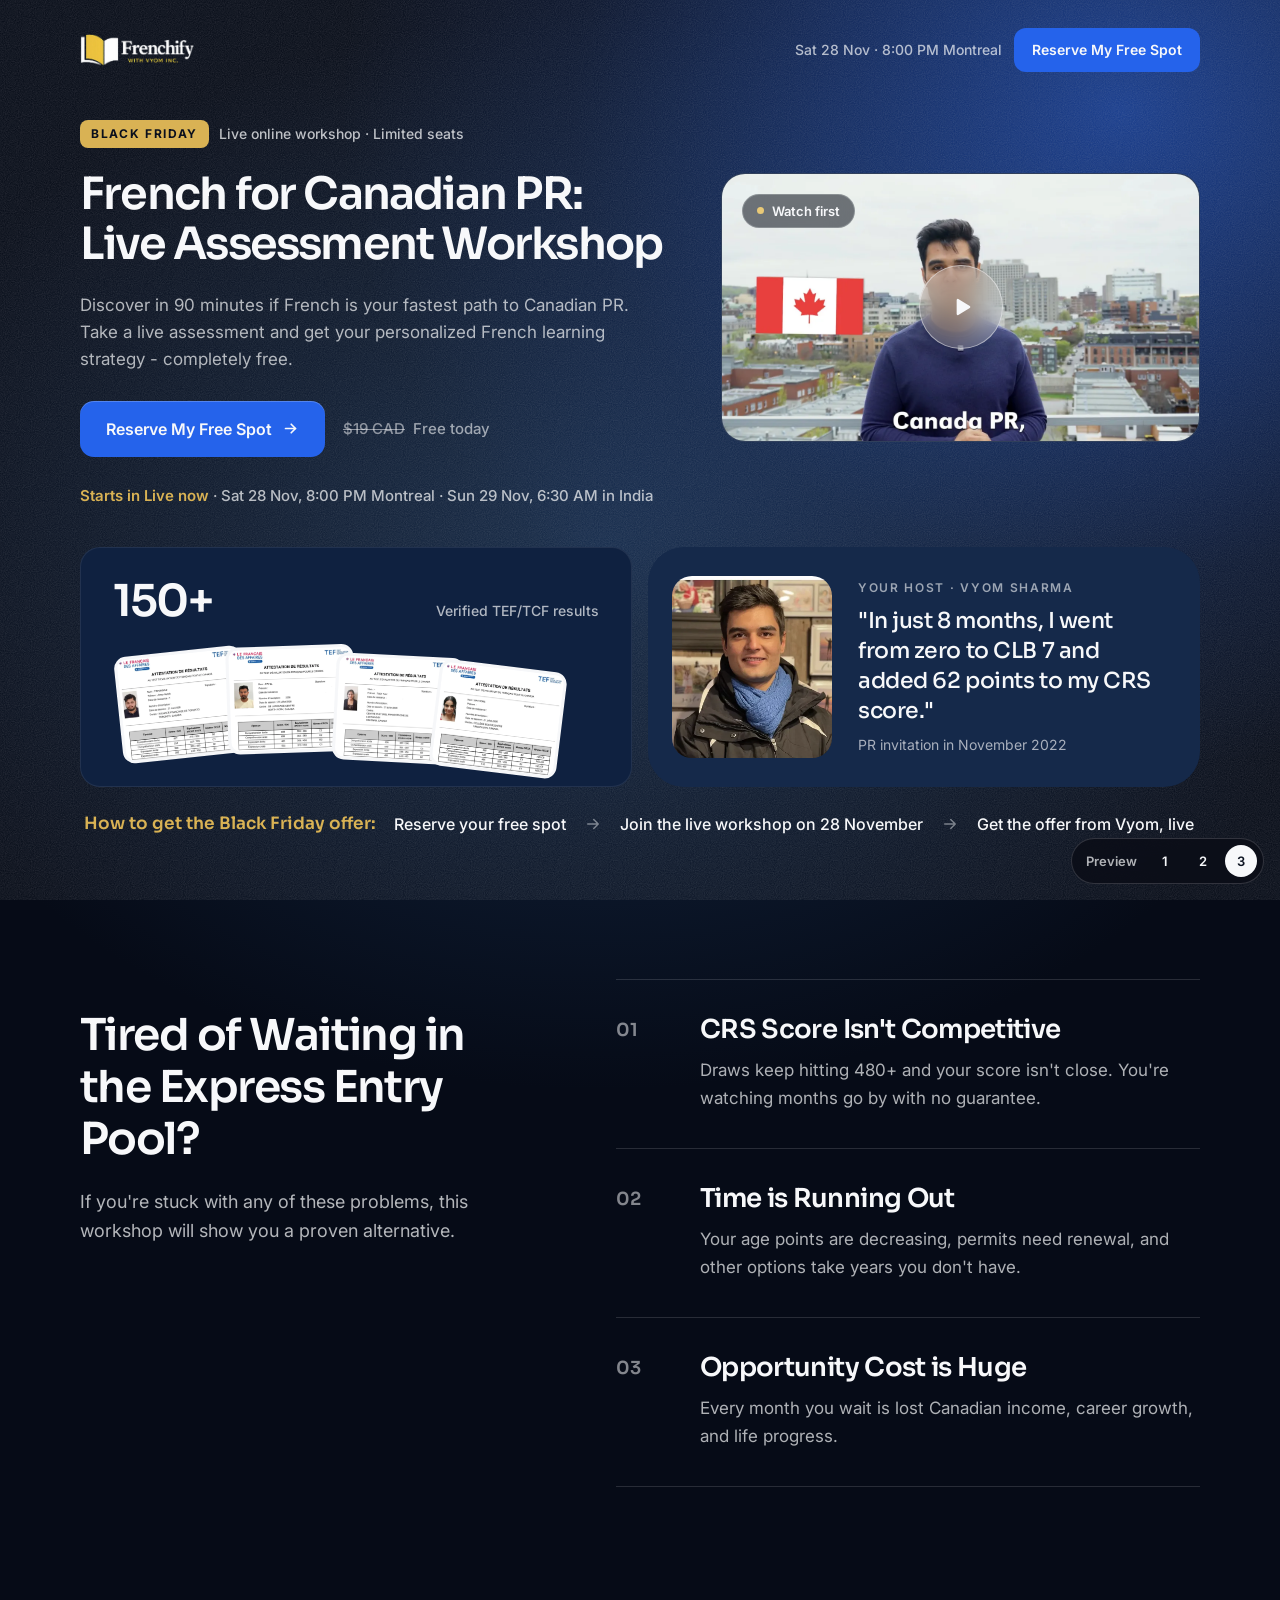
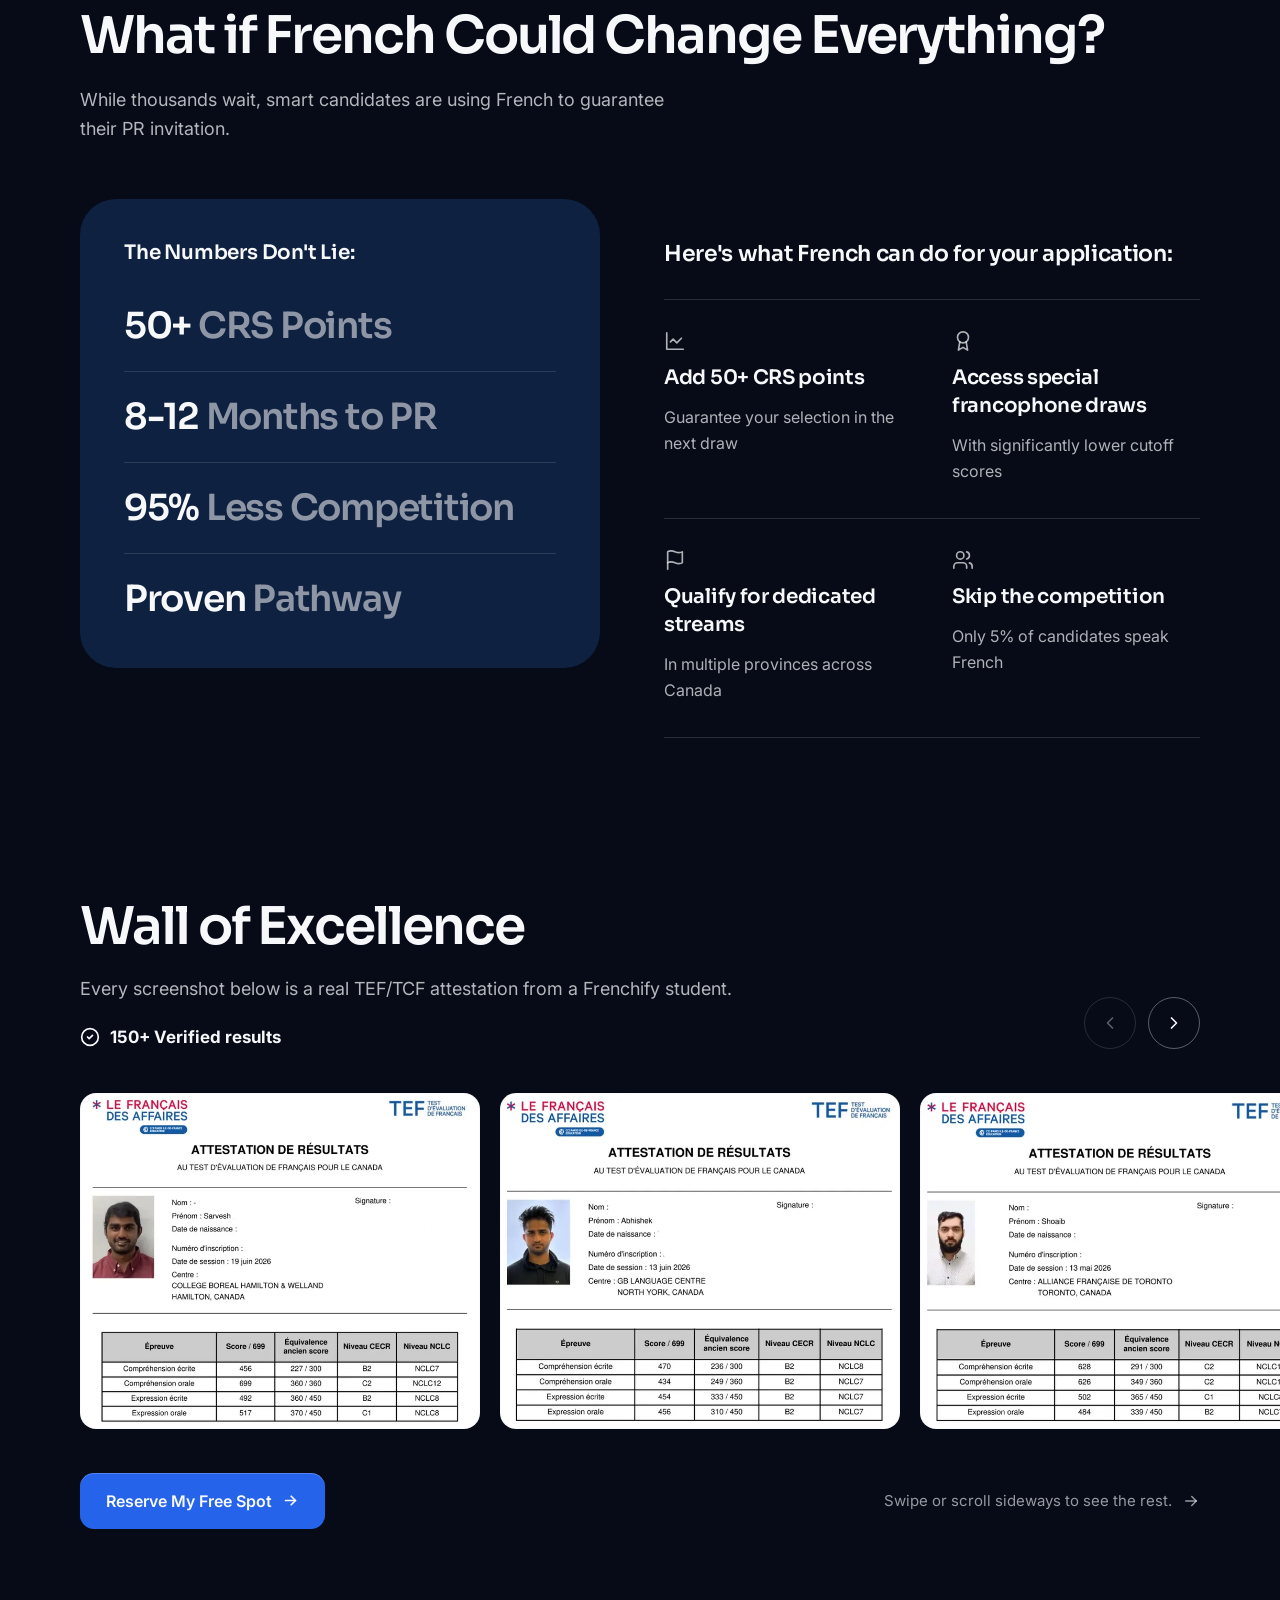
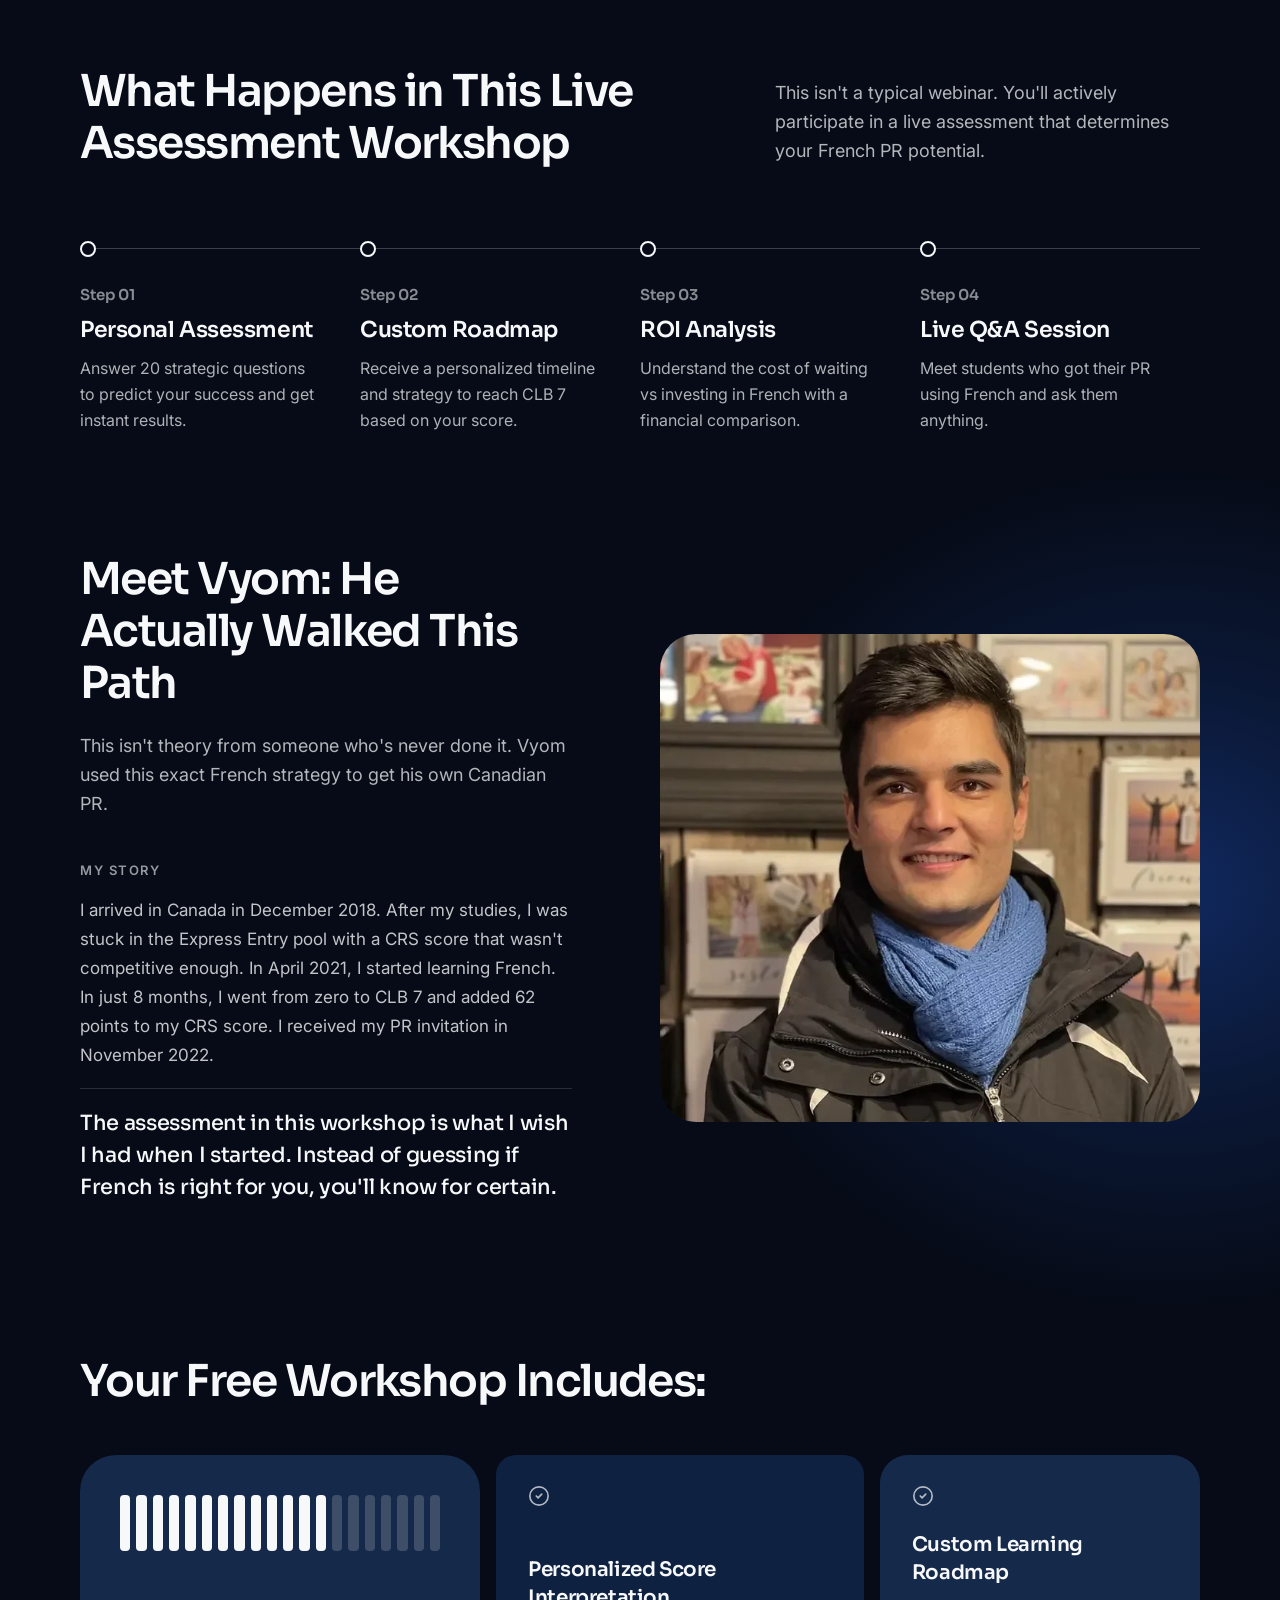
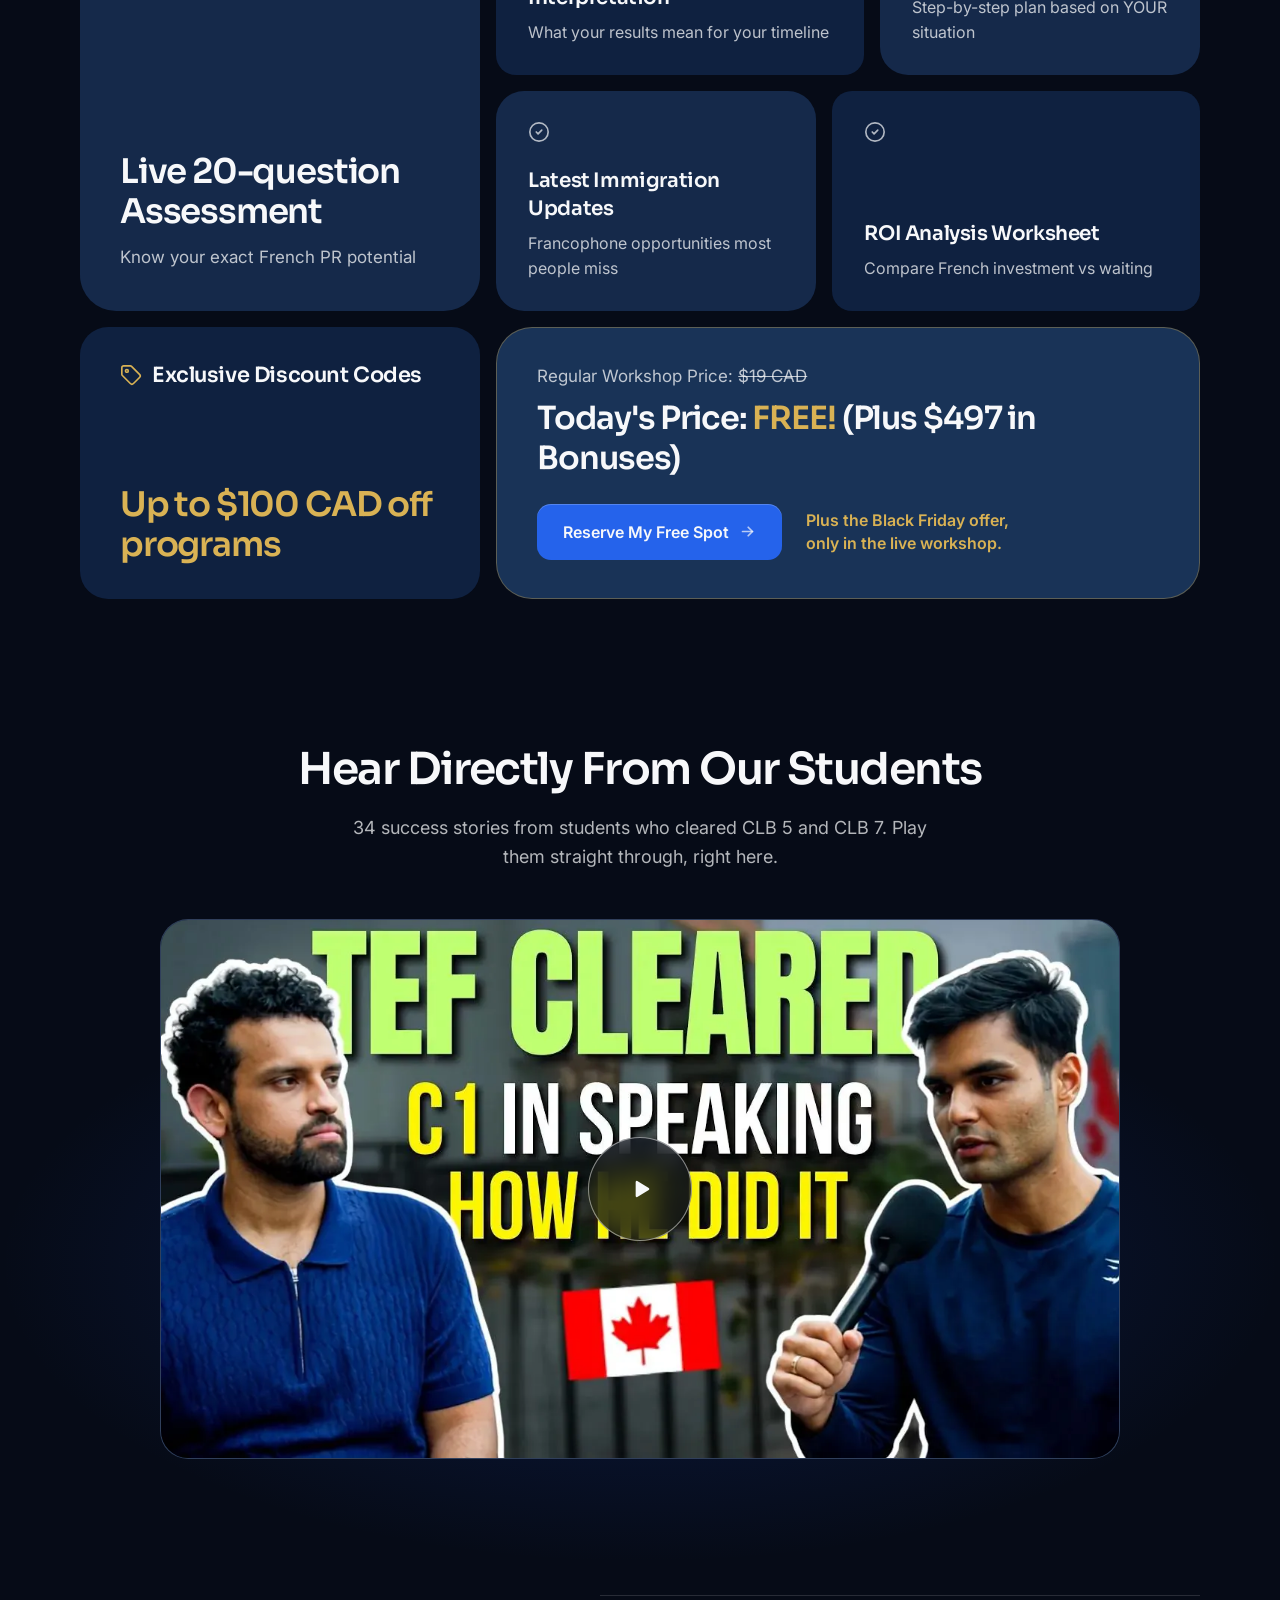
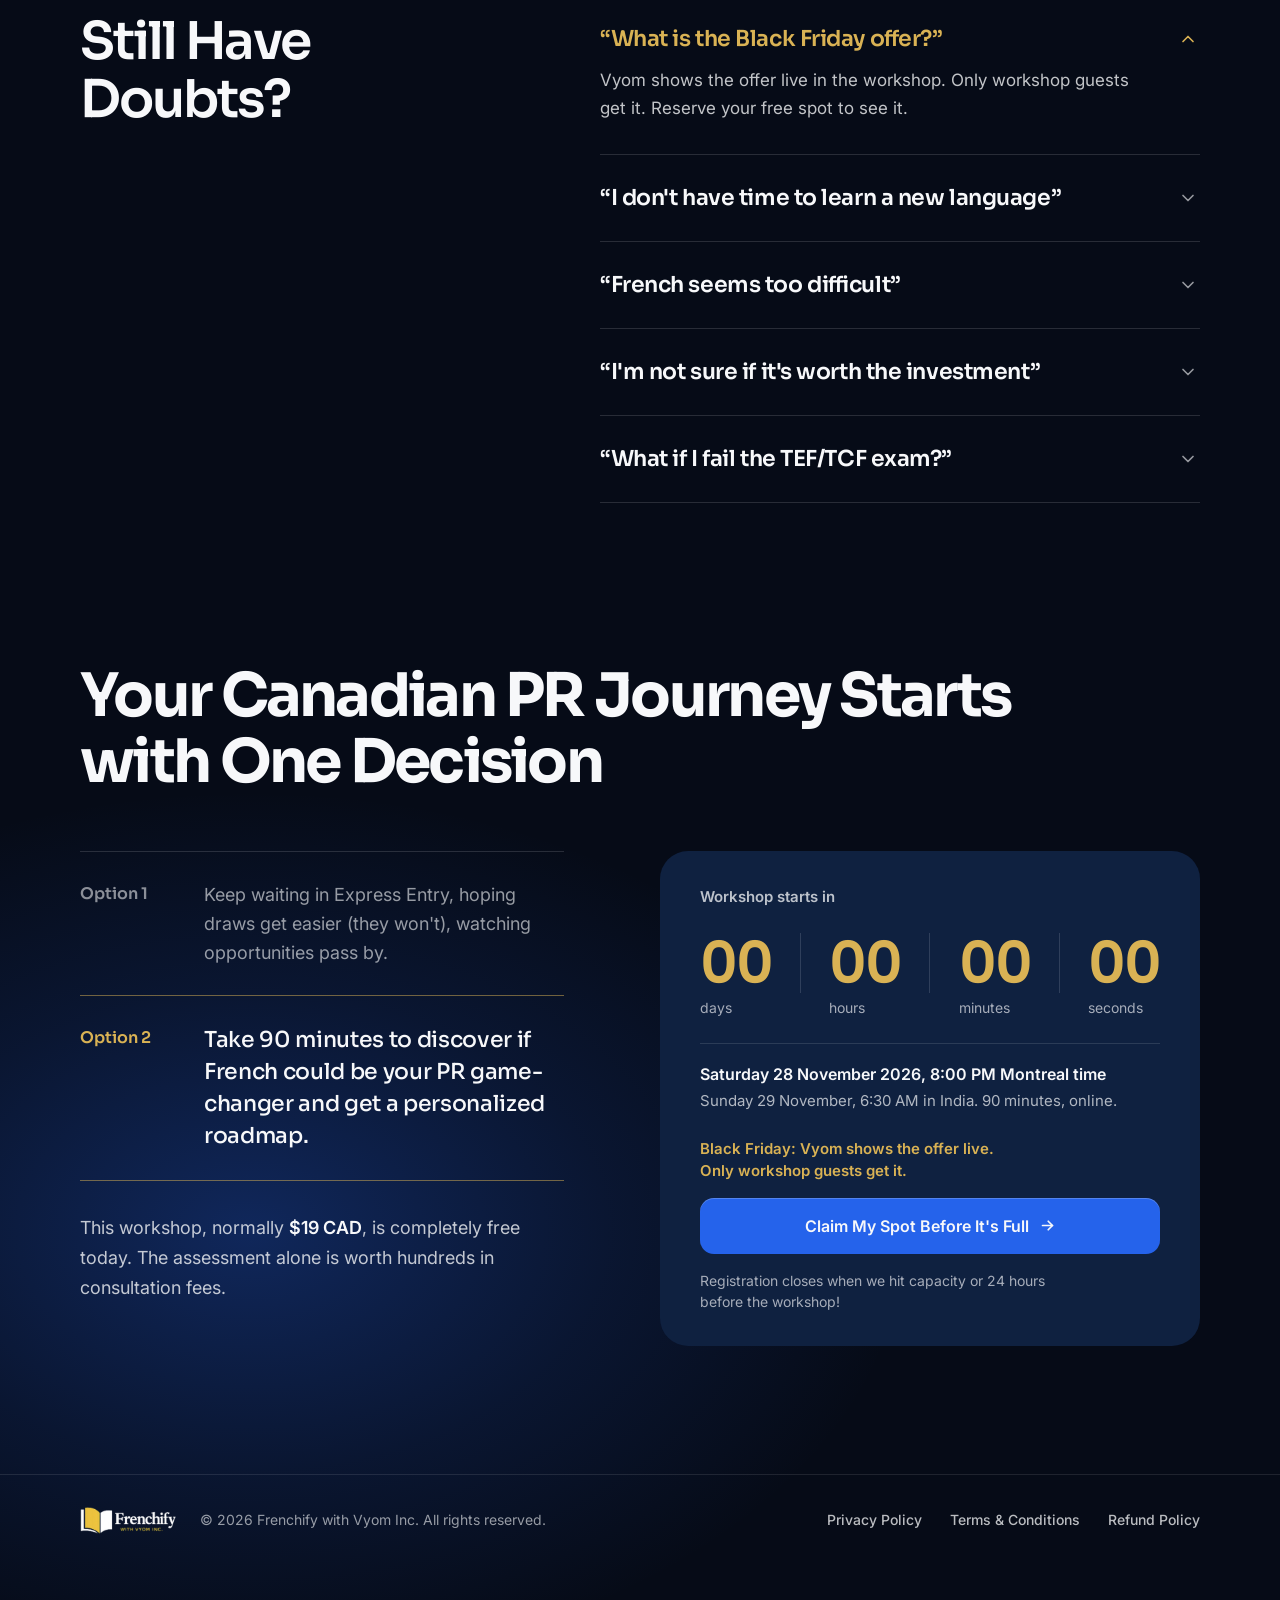
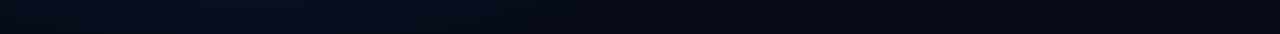
<file: option-3/index.html>
<!doctype html>
<html lang="en">
<head>
<meta charset="utf-8">
<meta name="viewport" content="width=device-width, initial-scale=1">
<meta name="robots" content="noindex,nofollow">
<meta name="theme-color" content="#060B17">
<title>Option 3 · Black Friday preview · Frenchify</title>
<link rel="preconnect" href="https://fonts.googleapis.com">
<link rel="preconnect" href="https://fonts.gstatic.com" crossorigin>
<link rel="stylesheet" href="https://fonts.googleapis.com/css2?family=Inter:wght@400..700&family=Sora:wght@500..800&display=swap">
<style>
:root{
  color-scheme:dark;
  --bg:#060B17;
  --ink:#F7F8FA;
  --ink-78:rgba(247,248,250,.78);
  --ink-75:rgba(247,248,250,.75);
  --ink-72:rgba(247,248,250,.72);
  --ink-70:rgba(247,248,250,.7);
  --ink-65:rgba(247,248,250,.65);
  --ink-60:rgba(247,248,250,.6);
  --ink-55:rgba(247,248,250,.55);
  --ink-52:rgba(247,248,250,.52);
  --line:rgba(247,248,250,.14);
  --line-soft:rgba(247,248,250,.12);
  --gold:#D9B254;
  --gold-soft:#E9C977;
  --blue:#2563EB;
  --blue-hover:#1D4ED8;
  --navy-1:#0F2140;
  --navy-2:#15294A;
  --navy-3:#193357;
  --gutter:80px;
  --sora:"Sora",system-ui,sans-serif;
  --inter:"Inter",system-ui,sans-serif;
}
*,*::before,*::after{box-sizing:border-box}
html{-webkit-text-size-adjust:100%;text-size-adjust:100%}
body{margin:0;background:var(--bg);color:var(--ink);font:400 16px/1.5 var(--inter);-webkit-font-smoothing:antialiased;-moz-osx-font-smoothing:grayscale;overflow-wrap:break-word}
/* Fine grain: one fixed layer under the content, over the lights */
body::before{content:"";position:fixed;inset:0;z-index:0;pointer-events:none;background:url(../assets/grain.svg) 0 0/220px 220px repeat;opacity:.3}
h1,h2,h3,h4,p,ol,ul,blockquote,figure{margin:0}
ol,ul{padding:0;list-style:none}
img,svg{display:block}
a{color:inherit}
button{font:inherit;color:inherit}
:focus-visible{outline:2px solid var(--gold-soft);outline-offset:3px}

.wrap{position:relative;z-index:1;width:100%;max-width:1440px;margin-inline:auto;padding-inline:var(--gutter)}
.sec{position:relative}

/* Soft lights (radial gradients, no blur filters) */
.aurora{position:absolute;top:0;left:0;right:0;height:1300px;z-index:-1;pointer-events:none;
  background:
    radial-gradient(ellipse 780px 660px at calc(50% + 480px) 110px,rgba(37,99,235,.56) 0%,rgba(37,99,235,.32) 38%,rgba(37,99,235,.1) 70%,rgba(37,99,235,0) 100%),
    radial-gradient(ellipse 740px 540px at calc(50% - 40px) 550px,rgba(25,51,87,.78) 0%,rgba(25,51,87,.36) 50%,rgba(25,51,87,0) 100%)}
.glow::before{content:"";position:absolute;left:0;right:0;top:-160px;bottom:-160px;z-index:-1;pointer-events:none;background:var(--glow)}
.meet{--glow:radial-gradient(ellipse 480px 420px at calc(50% + 530px) 560px,rgba(37,99,235,.34) 0%,rgba(37,99,235,.14) 50%,rgba(37,99,235,0) 100%)}
.stories{--glow:radial-gradient(ellipse 640px 300px at 50% 760px,rgba(29,78,216,.3) 0%,rgba(29,78,216,.11) 55%,rgba(29,78,216,0) 100%)}
.final{--glow:radial-gradient(ellipse 660px 440px at calc(50% - 390px) 800px,rgba(37,99,235,.32) 0%,rgba(37,99,235,.12) 55%,rgba(37,99,235,0) 100%)}

/* Shared type */
.h2{font:600 44px/52px var(--sora);letter-spacing:-.035em;color:var(--ink)}
.h2-xl{font-size:52px;line-height:58px;letter-spacing:-.04em}
.lead{font:400 18px/29px var(--inter);color:var(--ink-72)}
.gold{color:var(--gold)}

/* Buttons */
.btn{display:inline-flex;align-items:center;justify-content:center;gap:10px;min-height:56px;padding:18px 26px;border-radius:14px;background:var(--blue);color:var(--ink);font:600 16px/20px var(--inter);text-decoration:none;box-shadow:inset 0 1px 0 rgba(247,248,250,.22);transition:background-color .16s ease-out}
.btn:hover{background:var(--blue-hover)}
.btn svg{flex-shrink:0}
.btn-sm{min-height:44px;padding:12px 18px;border-radius:12px;font-size:14px;line-height:18px;box-shadow:none;white-space:nowrap}
.btn-block{width:100%}

/* Video facades */
.video{position:relative;display:flex;align-items:center;justify-content:center;width:100%;aspect-ratio:548/308;padding:0;margin:0;border:1px solid var(--line);border-radius:24px;overflow:hidden;background:var(--navy-1);cursor:pointer;text-align:left}
.video>img{position:absolute;inset:0;width:100%;height:100%;object-fit:cover}
.play{position:relative;display:flex;align-items:center;justify-content:center;width:84px;height:84px;border-radius:999px;color:var(--ink);background:rgba(247,248,250,.2);border:1px solid rgba(247,248,250,.5);-webkit-backdrop-filter:blur(14px);backdrop-filter:blur(14px);transition:background-color .16s ease-out,transform .16s ease-out}
.video:hover .play{background:rgba(247,248,250,.3);transform:scale(1.04)}
.chip{position:absolute;left:20px;top:20px;display:flex;align-items:center;gap:8px;padding:8px 14px;border-radius:999px;background:rgba(6,11,23,.55);border:1px solid rgba(247,248,250,.22);-webkit-backdrop-filter:blur(14px);backdrop-filter:blur(14px);font:600 13px/16px var(--inter);color:var(--ink)}
.chip::before{content:"";width:7px;height:7px;border-radius:50%;background:var(--gold-soft);flex-shrink:0}

/* Header */
.topbar{display:flex;align-items:center;justify-content:space-between;gap:16px;padding-top:28px;padding-bottom:20px}
.logo{width:114px;height:32px;object-fit:contain}
.topnav{display:flex;align-items:center;gap:12px}
.topnav-date{font:500 14px/18px var(--inter);color:var(--ink-70)}

/* Hero */
.hero{padding:16px 0 80px}
.hero-main{display:grid;grid-template-columns:minmax(0,716fr) minmax(0,548fr);gap:16px;align-items:center;padding-bottom:24px}
.hero-copy{padding-top:12px;display:flex;flex-direction:column;gap:28px}
.hero-intro{display:flex;flex-direction:column;gap:22px}
.badge-line{display:flex;align-items:center;flex-wrap:wrap;gap:8px 10px}
.badge{background:var(--gold);color:#0A0F1C;border-radius:8px;padding:6px 11px;font:700 12px/16px var(--inter);letter-spacing:.14em;text-transform:uppercase}
.badge-note{font:500 14px/18px var(--inter);color:var(--ink-75)}
h1{font:600 clamp(40px,3.48vw,50px)/1.12 var(--sora);letter-spacing:-.04em;color:var(--ink)}
.hero-lead{font:400 17px/27px var(--inter);color:var(--ink-70);max-width:560px}
.cta-row{display:flex;align-items:center;flex-wrap:wrap;gap:12px 18px}
.price-note{font:500 15px/18px var(--inter);color:var(--ink-60)}
.price-note s{color:var(--ink-52);text-decoration-thickness:1px}
.when{font:500 15px/22px var(--inter);color:var(--ink-72)}
.when .seg{white-space:nowrap}
.when-start{color:var(--gold);font-weight:600}

.hero-proof{display:grid;grid-template-columns:repeat(2,minmax(0,1fr));gap:16px;margin-top:16px}
.proof{height:240px;display:flex;flex-direction:column;justify-content:space-between;gap:20px;padding:30px 32px;background:var(--navy-1);border:1px solid rgba(247,248,250,.08);border-radius:20px}
.proof-top{display:flex;align-items:baseline;justify-content:space-between;gap:16px}
.proof-num{font:600 44px/46px var(--sora);letter-spacing:-.04em}
.proof-label{font:500 14px/18px var(--inter);color:var(--ink-70);text-align:right}
.fan{position:relative;height:120px;flex-shrink:0}
.fan img{position:absolute;width:128px;height:107px;object-fit:cover;border:3px solid rgba(247,248,250,.9);border-radius:12px;background:var(--ink);transform-origin:0 0}
.fan img:nth-child(1){left:0;top:14px;transform:rotate(-6deg)}
.fan img:nth-child(2){left:112px;top:4px;transform:rotate(-2deg)}
.fan img:nth-child(3){left:224px;top:8px;transform:rotate(3deg)}
.fan img:nth-child(4){left:328px;top:14px;transform:rotate(7deg)}

.host{height:240px;display:grid;grid-template-columns:160px minmax(0,1fr);grid-template-rows:1fr auto auto auto 1fr;grid-template-areas:"photo ." "photo label" "photo quote" "photo sub" "photo .";column-gap:26px;align-items:start;padding:24px 32px 24px 24px;background:var(--navy-2);border-radius:36px}
.host-photo{grid-area:photo;align-self:center;width:160px;height:182px;object-fit:cover;object-position:50% 20%;border-radius:20px}
.host-label{grid-area:label;font:600 12px/16px var(--inter);letter-spacing:.14em;text-transform:uppercase;color:var(--ink-60)}
.host-quote{grid-area:quote;margin-top:10px;font:500 22px/30px var(--sora);letter-spacing:-.02em;color:var(--ink)}
.host-sub{grid-area:sub;margin-top:10px;font:400 14px/18px var(--inter);color:var(--ink-65)}

.offer{margin-top:16px;padding:10px 4px 0;display:flex;align-items:center;flex-wrap:wrap;gap:12px 18px}
.offer-title{font:600 17px/22px var(--sora);color:var(--gold)}
.offer-steps{display:flex;align-items:center;flex-wrap:wrap;gap:12px 18px}
.offer-steps li{display:flex;align-items:center;gap:18px;font:500 16px/20px var(--inter);color:var(--ink)}
.offer-steps li+li::before{content:"";width:18px;height:18px;flex-shrink:0;background:url("data:image/svg+xml,%3Csvg xmlns='http://www.w3.org/2000/svg' viewBox='0 0 24 24' fill='none' stroke='%23F7F8FA' stroke-opacity='.45' stroke-width='2' stroke-linecap='round' stroke-linejoin='round'%3E%3Cpath d='M5 12h14M13 6l6 6-6 6'/%3E%3C/svg%3E") center/18px 18px no-repeat}

/* Pain */
.pain{padding:64px 0 56px}
.pain-grid{display:flex;align-items:flex-start;gap:96px}
.pain-head{flex:0 0 440px;padding-top:30px;display:flex;flex-direction:column;gap:22px}
.problems{flex:1 1 0;min-width:0}
.problem{display:flex;align-items:flex-start;gap:28px;padding:34px 0 36px;border-top:1px solid var(--line)}
.problem:last-child{border-bottom:1px solid var(--line)}
.problem-no{flex:0 0 56px;font:600 18px/32px var(--sora);color:var(--ink-52)}
.problem-body{flex:1 1 0;min-width:0}
.problem h3{font:600 26px/32px var(--sora);letter-spacing:-.025em}
.problem p{margin-top:10px;font:400 17px/28px var(--inter);color:var(--ink-70);max-width:560px}

/* Solution */
.solution{padding:64px 0 88px}
.sol-head{max-width:1100px;display:flex;flex-direction:column;gap:20px}
.sol-head .lead{max-width:600px}
.sol-body{display:flex;align-items:flex-start;gap:64px;margin-top:56px}
.numbers-panel{flex:0 0 520px;display:flex;flex-direction:column;gap:14px;padding:40px 44px 24px;background:var(--navy-1);border-radius:36px}
.numbers-title{font:600 20px/28px var(--sora);letter-spacing:-.01em}
.numbers li{padding:24px 0;border-bottom:1px solid var(--line-soft);font:600 36px/42px var(--sora);letter-spacing:-.035em}
.numbers li:last-child{border-bottom:0}
.numbers span{color:var(--ink-55)}
.benefits{flex:1 1 0;min-width:0;padding-top:40px;display:flex;flex-direction:column;gap:30px}
.benefits-title{font:600 22px/30px var(--sora);letter-spacing:-.015em}
.ben-row{display:flex;gap:40px;padding:30px 0 34px;border-top:1px solid var(--line)}
.ben-row:last-child{border-bottom:1px solid var(--line)}
.ben{flex:1 1 0;min-width:0;display:flex;flex-direction:column;gap:12px}
.ben svg{color:var(--ink-70)}
.ben h4{font:600 20px/28px var(--sora);letter-spacing:-.015em}
.ben p{font:400 16px/26px var(--inter);color:var(--ink-70)}

/* Wall of Excellence */
.wall{padding:72px 0}
.wall-head{display:flex;align-items:flex-end;justify-content:space-between;gap:32px}
.wall-intro{max-width:760px;display:flex;flex-direction:column;gap:18px}
.verified{display:flex;align-items:center;gap:10px;padding-top:4px;font:700 17px/24px var(--inter)}
.rail-nav{display:flex;gap:12px;flex-shrink:0}
.rail-btn{display:flex;align-items:center;justify-content:center;width:52px;height:52px;padding:0;border-radius:999px;border:1px solid rgba(247,248,250,.35);background:transparent;color:var(--ink);cursor:pointer;transition:background-color .16s ease-out,border-color .16s ease-out}
.rail-btn:not(:disabled):hover{background:rgba(247,248,250,.08)}
.rail-btn:disabled{border-color:var(--line);color:rgba(247,248,250,.35);cursor:default}
.rail{position:relative;z-index:1;display:flex;gap:20px;margin-top:44px;overflow-x:auto;overscroll-behavior-x:contain;scroll-snap-type:x mandatory;scrollbar-width:none;
  padding-inline:max(var(--gutter),calc((100% - 1280px) / 2));scroll-padding-inline:max(var(--gutter),calc((100% - 1280px) / 2))}
.rail::-webkit-scrollbar{display:none}
.cert{flex:0 0 400px;height:336px;scroll-snap-align:start;background:var(--ink);border:1px solid rgba(247,248,250,.18);border-radius:16px;overflow:hidden}
.cert img{width:100%;height:100%;object-fit:contain}
.cert-more{flex:0 0 300px;height:336px;scroll-snap-align:start;display:flex;align-items:center;justify-content:center;background:var(--navy-1);border-radius:16px;font:600 28px/34px var(--sora);letter-spacing:-.02em}
.wall-foot{display:flex;align-items:center;justify-content:space-between;gap:16px;margin-top:44px}
.swipe{display:flex;align-items:center;gap:10px;font:400 15px/22px var(--inter);color:var(--ink-60)}

/* Workshop steps */
.workshop{padding:64px 0 56px}
.ws-head{display:flex;align-items:flex-end;justify-content:space-between;gap:80px}
.ws-head .h2{flex:0 1 680px}
.ws-head .lead{flex:0 1 470px;padding-bottom:4px}
.timeline{display:grid;grid-template-columns:repeat(4,minmax(0,1fr));margin-top:72px}
.tl{display:flex;flex-direction:column;gap:28px}
.tl-mark{display:flex;align-items:center;height:16px}
.tl-dot{width:16px;height:16px;flex-shrink:0;border-radius:50%;border:2px solid var(--ink);background:var(--bg)}
.tl-line{flex:1 1 0;height:1px;background:rgba(247,248,250,.22)}
.tl-body{display:flex;flex-direction:column;gap:10px;padding-right:40px}
.tl-no{font:600 15px/20px var(--sora);color:var(--ink-55)}
.tl h3{font:600 22px/30px var(--sora);letter-spacing:-.02em}
.tl-text{font:400 16px/26px var(--inter);color:var(--ink-70)}

/* Meet Vyom */
.meet{padding:64px 0 88px}
.meet-grid{display:flex;align-items:center;gap:88px}
.meet-text{flex:1 1 0;min-width:0;display:flex;flex-direction:column;gap:22px}
.story{display:flex;flex-direction:column;gap:18px;padding-top:22px}
.eyebrow{font:600 13px/16px var(--inter);letter-spacing:.12em;text-transform:uppercase;color:var(--ink-60)}
.story-text{font:400 17px/29px var(--inter);color:var(--ink-78)}
.story hr{margin:0;border:0;height:1px;background:var(--line)}
.story-quote{font:500 21px/32px var(--sora);letter-spacing:-.015em;color:var(--ink)}
.meet-photo{flex:0 0 540px;height:488px;border-radius:36px;overflow:hidden;background:var(--navy-1)}
.meet-photo img{width:100%;height:100%;object-fit:cover;transform:scale(1.08);transform-origin:47% 44%}

/* Includes bento */
.includes{padding:64px 0}
.bento{display:grid;margin-top:48px;gap:16px;
  grid-template-columns:minmax(0,460fr) minmax(0,368fr) minmax(0,36fr) minmax(0,368fr);
  grid-template-rows:minmax(200px,auto) minmax(200px,auto) auto;
  grid-template-areas:"big a a b" "big c d d" "disc price price price"}
.tile{display:flex;flex-direction:column;justify-content:space-between;gap:24px;padding:30px 32px}
.tile svg{color:var(--ink-70);flex-shrink:0}
.tile h3{font:600 20px/28px var(--sora);letter-spacing:-.02em}
.tile-text{display:flex;flex-direction:column;gap:8px}
.tile-text p{font:400 16px/25px var(--inter);color:var(--ink-75)}
.tile-big{grid-area:big;padding:40px;background:var(--navy-2);border-radius:36px}
.tile-big .tile-text{gap:12px}
.tile-big h3{font-size:34px;line-height:40px;letter-spacing:-.035em}
.tile-big .tile-text p{font-size:17px;line-height:27px}
.bars{display:flex;align-items:flex-end;gap:6px}
.bars span{flex:0 1 13px;min-width:5px;height:56px;border-radius:4px;background:var(--ink)}
.bars span:nth-child(n+14){background:rgba(247,248,250,.18)}
.t-a{grid-area:a;background:var(--navy-1);border-radius:20px}
.t-b{grid-area:b;background:var(--navy-2);border-radius:28px}
.t-c{grid-area:c;background:var(--navy-2);border-radius:28px}
.t-d{grid-area:d;background:var(--navy-1);border-radius:20px}
.tile-disc{grid-area:disc;gap:40px;padding:34px 40px;background:var(--navy-1);border-radius:28px}
.disc-head{display:flex;align-items:center;gap:10px}
.tile-disc .disc-head svg{color:var(--gold)}
.tile-disc h3{font-size:21px}
.disc-big{font:600 34px/40px var(--sora);letter-spacing:-.035em;color:var(--gold)}
.tile-price{grid-area:price;justify-content:flex-start;gap:26px;padding:36px 40px 38px;background:var(--navy-3);border:1px solid rgba(217,178,84,.35);border-radius:36px}
.price-copy{display:flex;flex-direction:column;gap:10px}
.price-was{font:400 17px/24px var(--inter);color:var(--ink-75)}
.price-was s{text-decoration-thickness:1px}
.price-now{font:600 32px/40px var(--sora);letter-spacing:-.035em;color:var(--ink)}
.price-cta{display:flex;align-items:center;gap:24px}
.price-cta-note{flex:0 0 230px;font:600 16px/23px var(--inter);color:var(--gold)}

/* Student stories */
.stories{padding:80px 0 72px}
.stories-head{max-width:820px;margin-inline:auto;display:flex;flex-direction:column;align-items:center;gap:18px;text-align:center}
.stories-head .lead{max-width:600px}
.video-lg{max-width:960px;margin:48px auto 0;aspect-ratio:16/9;border-radius:28px}
.play-lg{width:104px;height:104px;background:rgba(6,11,23,.6)}

/* FAQ */
.faq{padding:64px 0 88px}
.faq-grid{display:flex;align-items:flex-start;gap:120px}
.faq-head{flex:0 0 400px;padding-top:18px}
.faq-list{flex:1 1 0;min-width:0;border-top:1px solid var(--line)}
.faq-item{border-bottom:1px solid var(--line)}
.faq-item summary{display:flex;align-items:flex-start;justify-content:space-between;gap:24px;padding:28px 0;cursor:pointer;list-style:none;font:600 22px/30px var(--sora);letter-spacing:-.02em;color:var(--ink);transition:color .16s ease-out}
.faq-item summary::-webkit-details-marker{display:none}
.faq-item summary:hover{color:var(--gold-soft)}
.faq-item[open] summary{padding-bottom:12px;color:var(--gold)}
.chev{flex:0 0 24px;height:30px;display:flex;align-items:center;justify-content:center;color:var(--ink-60);transition:transform .18s ease-out,color .16s ease-out}
.faq-item[open] .chev{transform:rotate(180deg);color:var(--gold)}
.faq-answer{padding:0 64px 32px 0;font:400 17px/28px var(--inter);color:var(--ink-78)}

/* Final decision */
.final{padding:72px 0 128px}
.final h2{font:700 60px/66px var(--sora);letter-spacing:-.045em;max-width:960px}
.final-grid{display:flex;align-items:flex-start;gap:96px;margin-top:56px}
.choices{flex:1 1 0;min-width:0}
.choice{display:flex;align-items:flex-start;gap:28px;padding:28px 0;border-top:1px solid var(--line)}
.choice-label{flex:0 0 96px;font:600 16px/28px var(--sora);color:var(--ink-55)}
.choice-text{flex:1 1 0;min-width:0;font:400 18px/29px var(--inter);color:var(--ink-60)}
.choice-pick{border-top-color:rgba(217,178,84,.5);border-bottom:1px solid rgba(217,178,84,.5)}
.choice-pick .choice-label{color:var(--gold)}
.choice-pick .choice-text{font:500 22px/32px var(--sora);letter-spacing:-.015em;color:var(--ink)}
.final-note{padding-top:32px;font:400 18px/30px var(--inter);color:var(--ink-78)}
.final-note strong{font-weight:600;color:var(--ink)}
.ticket{flex:0 0 540px;display:flex;flex-direction:column;gap:26px;padding:36px 40px 34px;background:var(--navy-1);border-radius:28px}
.ticket-label{font:600 15px/20px var(--inter);color:var(--ink-75)}
.cd{display:flex;align-items:flex-start;justify-content:space-between;gap:8px}
.cd-unit{display:flex;flex-direction:column;gap:6px}
.cd-num{font:600 56px/60px var(--sora);letter-spacing:-.04em;color:var(--gold);font-variant-numeric:tabular-nums}
.cd-lbl{font:400 14px/18px var(--inter);color:var(--ink-65)}
.cd-sep{width:1px;height:60px;flex-shrink:0;background:var(--line)}
.ticket-when{display:flex;flex-direction:column;gap:4px;padding-top:18px;border-top:1px solid var(--line-soft)}
.ticket-date{font:600 16px/24px var(--inter);color:var(--ink)}
.ticket-sub{font:400 15px/22px var(--inter);color:var(--ink-70)}
.ticket-cta{display:flex;flex-direction:column;gap:16px}
.ticket-offer{font:600 15px/22px var(--inter);color:var(--gold)}
.ticket-note{max-width:380px;font:400 14px/21px var(--inter);color:var(--ink-65)}

/* Footer */
.site-foot{position:relative;z-index:1;border-top:1px solid rgba(247,248,250,.1)}
.foot-inner{display:flex;align-items:center;justify-content:space-between;flex-wrap:wrap;gap:16px 32px;padding-top:32px;padding-bottom:36px}
.foot-brand{display:flex;align-items:center;gap:24px}
.foot-logo{width:96px;height:27px;object-fit:contain}
.copy{font:400 14px/20px var(--inter);color:var(--ink-60)}
.legal{display:flex;align-items:center;gap:28px}
.legal a{display:inline-flex;align-items:center;min-height:44px;margin-block:-12px;font:500 14px/20px var(--inter);color:var(--ink-75);text-decoration:none;transition:color .16s ease-out}
.legal a:hover{color:var(--ink);text-decoration:underline;text-underline-offset:3px}

/* ---------- Laptop widths ---------- */
@media (max-width:1279.98px){
  :root{--gutter:56px}
  h1 br{display:none}
  .pain-grid{gap:56px}
  .pain-head{flex-basis:380px}
  .sol-body{gap:40px}
  .numbers-panel{flex-basis:440px;padding-inline:36px}
  .ws-head{gap:48px}
  .meet-grid{gap:56px}
  .meet-photo{flex-basis:440px;height:420px}
  .faq-grid{gap:64px}
  .faq-head{flex-basis:320px}
  .final h2{font-size:52px;line-height:58px}
  .final-grid{gap:56px}
  .ticket{flex-basis:470px;padding-inline:32px}
  .cd-num{font-size:48px;line-height:54px}
  .price-cta{flex-wrap:wrap}
}

/* ---------- Tablet ---------- */
@media (max-width:1023.98px){
  :root{--gutter:32px}
  .topbar{padding-top:20px;padding-bottom:12px}
  .hero{padding-bottom:64px}
  .hero-main{grid-template-columns:minmax(0,1fr);gap:36px;padding-bottom:16px}
  .hero-proof{grid-template-columns:minmax(0,1fr)}
  .proof,.host{height:auto}
  .proof{gap:24px}
  .h2{font-size:38px;line-height:44px}
  .h2-xl{font-size:42px;line-height:48px}
  .pain,.solution,.workshop,.meet,.includes,.faq{padding:56px 0}
  .wall,.stories{padding:56px 0}
  .final{padding:56px 0 96px}
  .pain-grid{flex-direction:column;gap:32px}
  .pain-head{flex:none;padding-top:0;max-width:640px}
  .problems{width:100%}
  .sol-body{flex-direction:column;align-items:stretch;gap:40px;margin-top:40px}
  .numbers-panel{flex:none}
  .benefits{padding-top:0}
  .ws-head{flex-direction:column;align-items:flex-start;gap:18px}
  .ws-head .h2,.ws-head .lead{flex:none;max-width:680px}
  .timeline{grid-template-columns:repeat(2,minmax(0,1fr));row-gap:48px;margin-top:48px}
  .meet-grid{flex-direction:column;align-items:stretch;gap:22px}
  .meet-text{display:contents}
  .meet-text .h2{order:1}
  .meet-text .lead{order:2}
  .meet-photo{order:3;flex:none;width:100%;max-width:560px;height:auto;aspect-ratio:540/488;margin-top:10px}
  .story{order:4}
  .bento{grid-template-columns:repeat(2,minmax(0,1fr));grid-template-rows:none;grid-template-areas:"big big" "a b" "c d" "disc disc" "price price"}
  .tile-big{gap:48px}
  .t-a,.t-b,.t-c,.t-d{min-height:200px}
  .faq-grid{flex-direction:column;gap:28px}
  .faq-head{flex:none;padding-top:0}
  .final h2{font-size:46px;line-height:52px}
  .final-grid{flex-direction:column;align-items:stretch;gap:48px;margin-top:40px}
  .ticket{flex:none;width:100%;max-width:560px}
  .cert{flex-basis:340px;height:285px}
  .cert-more{flex-basis:240px;height:285px}
}

/* ---------- Phone ---------- */
@media (max-width:640px){
  :root{--gutter:20px}
  .topbar{padding-top:14px;padding-bottom:0}
  .logo{width:96px;height:27px}
  .topnav-date{display:none}
  .btn-sm{padding:12px 14px}
  .hero{padding:22px 0 48px}
  .hero-main{gap:28px;padding-bottom:12px}
  .hero-copy{padding-top:0;gap:20px}
  .hero-intro{gap:16px}
  h1{font-size:34px;line-height:40px;letter-spacing:-.035em}
  .hero-lead{font-size:16px;line-height:25px}
  .cta-row{gap:12px}
  .cta-row .btn{width:100%}
  .video{border-radius:18px}
  .play{width:68px;height:68px}
  .chip{left:12px;top:12px}
  .hero-proof{gap:12px;margin-top:12px}
  .proof{padding:24px 20px 22px}
  .proof-num{font-size:40px;line-height:44px}
  .fan{height:108px}
  .fan img{width:31%;height:auto;aspect-ratio:128/107;border-width:2px;border-radius:10px}
  .fan img:nth-child(2){left:23%}
  .fan img:nth-child(3){left:46%}
  .fan img:nth-child(4){left:69%}
  .host{grid-template-columns:84px minmax(0,1fr);grid-template-rows:1fr auto auto 1fr auto;grid-template-areas:"photo ." "photo label" "photo sub" "photo ." "quote quote";column-gap:16px;padding:20px;border-radius:28px}
  .host-photo{width:84px;height:96px;border-radius:16px}
  .host-label{letter-spacing:.08em}
  .host-quote{margin-top:18px;font-size:19px;line-height:27px}
  .host-sub{margin-top:6px}
  .offer{flex-direction:column;align-items:flex-start;gap:10px;margin-top:24px;padding:0}
  .offer-steps{flex-direction:column;align-items:flex-start;gap:6px}
  .offer-steps li+li{flex-direction:column;align-items:flex-start;gap:6px}
  .offer-steps li+li::before{transform:rotate(90deg)}

  .h2{font-size:30px;line-height:36px;letter-spacing:-.03em}
  .h2-xl{font-size:32px;line-height:38px;letter-spacing:-.035em}
  .lead{font-size:16px;line-height:26px}
  .pain,.solution,.wall,.workshop,.meet,.includes,.stories,.faq{padding:38px 0}
  .final{padding:38px 0 72px}

  .pain-grid{gap:24px}
  .pain-head{gap:14px}
  .problem{gap:14px;padding:24px 0 26px}
  .problem-no{flex-basis:30px;font-size:16px;line-height:28px}
  .problem h3{font-size:21px;line-height:28px}
  .problem p{margin-top:8px;font-size:16px;line-height:26px}

  .sol-head{gap:14px}
  .sol-body{margin-top:28px;gap:32px}
  .numbers-panel{padding:28px 22px 10px;border-radius:28px}
  .numbers li{padding:18px 0;font-size:27px;line-height:33px}
  .benefits{gap:20px}
  .benefits-title{font-size:20px;line-height:28px}
  .ben-row{flex-direction:column;gap:0;padding:0}
  .ben{padding:22px 0 24px}
  .ben+.ben{border-top:1px solid var(--line)}
  .ben h4{font-size:19px;line-height:26px}

  .wall-head{flex-direction:column;align-items:flex-start;gap:0}
  .wall-intro{gap:14px}
  .rail-nav{display:none}
  .rail{gap:12px;margin-top:28px}
  .cert{flex-basis:272px;height:228px;border-radius:14px}
  .cert-more{flex-basis:200px;height:228px;border-radius:14px;font-size:24px}
  .wall-foot{flex-direction:column;align-items:stretch;gap:14px;margin-top:22px}
  .wall-foot .btn{width:100%}
  .swipe{justify-content:center}

  .ws-head{gap:14px}
  .timeline{grid-template-columns:minmax(0,1fr);row-gap:0;margin-top:32px}
  .tl{display:grid;grid-template-columns:16px minmax(0,1fr);column-gap:18px;row-gap:0}
  .tl-mark{flex-direction:column;align-items:center;height:auto;padding-top:2px}
  .tl-line{flex:1 1 auto;width:1px;height:auto}
  .tl:last-child .tl-line{display:none}
  .tl-body{gap:6px;padding:0 0 30px}
  .tl:last-child .tl-body{padding-bottom:0}
  .tl h3{font-size:20px;line-height:28px}

  .meet-grid{gap:18px}
  .meet-photo{margin-top:6px;max-width:none;border-radius:28px}
  .story{padding-top:10px;gap:16px}
  .story-text{font-size:16px;line-height:27px}
  .story-quote{font-size:19px;line-height:29px}

  .bento{grid-template-columns:minmax(0,1fr);grid-template-areas:"big" "a" "b" "c" "d" "disc" "price";gap:12px;margin-top:28px}
  .tile{padding:24px 22px;gap:18px}
  .t-a,.t-b,.t-c,.t-d{min-height:0;flex-direction:row;justify-content:flex-start;align-items:flex-start;gap:14px}
  .t-a svg,.t-b svg,.t-c svg,.t-d svg{flex-shrink:0;margin-top:3px}
  .tile h3{font-size:19px;line-height:26px}
  .tile-big{padding:28px 22px;gap:40px;border-radius:28px}
  .tile-big h3{font-size:28px;line-height:34px}
  .bars{gap:4px}
  .bars span{flex:1 1 0;max-width:13px;height:44px}
  .tile-disc{padding:26px 22px;gap:22px}
  .disc-big{font-size:28px;line-height:34px}
  .tile-price{padding:26px 22px 24px;gap:22px;border-radius:28px}
  .price-now{font-size:26px;line-height:33px}
  .price-cta{flex-direction:column;align-items:stretch;gap:14px}
  .price-cta .btn{width:100%}
  .price-cta-note{flex:none}

  .stories-head{gap:14px}
  .video-lg{margin-top:28px;border-radius:20px}
  .play-lg{width:76px;height:76px}

  .faq-grid{gap:20px}
  .faq-item summary{gap:16px;padding:22px 0;font-size:18px;line-height:26px}
  .faq-item[open] summary{padding-bottom:10px}
  .chev{height:26px}
  .faq-answer{padding:0 0 24px;font-size:16px;line-height:26px}

  .final h2{font-size:34px;line-height:40px;letter-spacing:-.04em}
  .final-grid{gap:32px;margin-top:28px}
  .choice{flex-direction:column;gap:6px;padding:22px 0}
  .choice-label{flex:none;font-size:15px;line-height:22px}
  .choice-text{font-size:16px;line-height:26px}
  .choice-pick .choice-text{font-size:20px;line-height:29px}
  .final-note{padding-top:22px;font-size:16px;line-height:27px}
  .ticket{padding:26px 20px 24px;gap:22px;border-radius:24px}
  .cd-num{font-size:38px;line-height:42px}
  .cd-lbl{font-size:13px;line-height:16px}
  .cd-sep{height:42px}
  .ticket-note{max-width:none}

  .foot-inner{flex-direction:column;align-items:flex-start;gap:16px;padding-top:28px;padding-bottom:88px}
  .foot-brand{flex-direction:column;align-items:flex-start;gap:12px}
  .legal{flex-wrap:wrap;gap:0 24px}
  .legal a{margin-block:0}

  .aurora{background:
    radial-gradient(ellipse 340px 420px at 100% 0,rgba(37,99,235,.5) 0%,rgba(37,99,235,.26) 45%,rgba(37,99,235,0) 100%),
    radial-gradient(ellipse 420px 520px at 20% 520px,rgba(25,51,87,.7) 0%,rgba(25,51,87,.3) 50%,rgba(25,51,87,0) 100%)}
  .meet{--glow:radial-gradient(ellipse 320px 360px at 70% 62%,rgba(37,99,235,.3) 0%,rgba(37,99,235,.1) 55%,rgba(37,99,235,0) 100%)}
  .stories{--glow:radial-gradient(ellipse 300px 220px at 50% 70%,rgba(29,78,216,.3) 0%,rgba(29,78,216,.1) 55%,rgba(29,78,216,0) 100%)}
  .final{--glow:radial-gradient(ellipse 340px 420px at 10% 55%,rgba(37,99,235,.28) 0%,rgba(37,99,235,.1) 55%,rgba(37,99,235,0) 100%)}
}

@media (prefers-reduced-motion:reduce){
  *,*::before,*::after{transition-duration:0s !important;animation-duration:0s !important;scroll-behavior:auto !important}
  .video:hover .play{transform:none}
}
</style>
</head>
<body data-option="3">
<div class="aurora" aria-hidden="true"></div>

<header class="site-head">
  <div class="wrap topbar">
    <img class="logo" src="../assets/img/logo-light.webp" width="114" height="32" alt="Frenchify with Vyom" decoding="async">
    <nav class="topnav" aria-label="Workshop">
      <span class="topnav-date">Sat 28 Nov · 8:00 PM Montreal</span>
      <a class="btn btn-sm" href="#" data-cta>Reserve My Free Spot</a>
    </nav>
  </div>
</header>

<main>
  <!-- Hero -->
  <section class="sec hero" aria-labelledby="hero-title">
    <div class="wrap">
      <div class="hero-main">
        <div class="hero-copy">
          <div class="hero-intro">
            <p class="badge-line"><span class="badge">Black Friday</span><span class="badge-note">Live online workshop · Limited seats</span></p>
            <h1 id="hero-title">French for Canadian PR:<br> Live Assessment Workshop</h1>
            <p class="hero-lead">Discover in 90 minutes if French is your fastest path to Canadian PR. Take a live assessment and get your personalized French learning strategy - completely free.</p>
          </div>
          <div class="cta-row">
            <a class="btn" href="#" data-cta>Reserve My Free Spot
              <svg width="17" height="17" viewBox="0 0 24 24" fill="none" stroke="currentColor" stroke-width="2.4" stroke-linecap="round" stroke-linejoin="round" aria-hidden="true"><path d="M5 12h14"/><path d="m13 6 6 6-6 6"/></svg>
            </a>
            <p class="price-note"><s>$19 CAD</s>&nbsp; Free today</p>
          </div>
          <p class="when"><span class="seg when-start" data-countdown="2026-11-29T01:00:00Z">Starts in <span data-cd="phrase">3 days, 13 hours</span></span>&nbsp;· <span class="seg">Sat 28 Nov, 8:00 PM Montreal</span>&nbsp;· <span class="seg">Sun 29 Nov, 6:30 AM in India</span></p>
        </div>
        <button type="button" class="video" data-video-wistia="giyksplji4" aria-label="Watch first: play the workshop video">
          <img src="../assets/img/vsl-poster.webp" width="1280" height="720" alt="" decoding="async" fetchpriority="high">
          <span class="play" aria-hidden="true"><svg width="26" height="26" viewBox="0 0 24 24" aria-hidden="true"><path d="M8 5.5v13a1 1 0 0 0 1.5.86l10.6-6.5a1 1 0 0 0 0-1.72L9.5 4.64A1 1 0 0 0 8 5.5z" fill="currentColor"/></svg></span>
          <span class="chip" aria-hidden="true">Watch first</span>
        </button>
      </div>

      <div class="hero-proof">
        <div class="proof">
          <div class="proof-top">
            <p class="proof-num">150+</p>
            <p class="proof-label">Verified TEF/TCF results</p>
          </div>
          <div class="fan" aria-hidden="true">
            <img src="../assets/img/result-1.webp" width="760" height="637" alt="" loading="lazy" decoding="async">
            <img src="../assets/img/result-2.webp" width="760" height="637" alt="" loading="lazy" decoding="async">
            <img src="../assets/img/result-3.webp" width="760" height="637" alt="" loading="lazy" decoding="async">
            <img src="../assets/img/result-4.webp" width="760" height="637" alt="" loading="lazy" decoding="async">
          </div>
        </div>
        <div class="host">
          <img class="host-photo" src="../assets/img/vyom-portrait.webp" width="760" height="688" alt="Vyom Sharma, the workshop host, in a dark jacket and a blue scarf" loading="lazy" decoding="async">
          <p class="host-label">Your host · Vyom Sharma</p>
          <blockquote class="host-quote"><p>"In just 8 months, I went from zero to CLB 7 and added 62 points to my CRS score."</p></blockquote>
          <p class="host-sub">PR invitation in November 2022</p>
        </div>
      </div>

      <div class="offer">
        <p class="offer-title">How to get the Black Friday offer:</p>
        <ol class="offer-steps">
          <li>Reserve your free spot</li>
          <li>Join the live workshop on 28 November</li>
          <li>Get the offer from Vyom, live</li>
        </ol>
      </div>
    </div>
  </section>

  <!-- Pain -->
  <section class="sec pain" aria-labelledby="pain-title">
    <div class="wrap pain-grid">
      <div class="pain-head">
        <h2 class="h2" id="pain-title">Tired of Waiting in the Express Entry Pool?</h2>
        <p class="lead">If you're stuck with any of these problems, this workshop will show you a proven alternative.</p>
      </div>
      <ol class="problems">
        <li class="problem">
          <span class="problem-no" aria-hidden="true">01</span>
          <div class="problem-body">
            <h3>CRS Score Isn't Competitive</h3>
            <p>Draws keep hitting 480+ and your score isn't close. You're watching months go by with no guarantee.</p>
          </div>
        </li>
        <li class="problem">
          <span class="problem-no" aria-hidden="true">02</span>
          <div class="problem-body">
            <h3>Time is Running Out</h3>
            <p>Your age points are decreasing, permits need renewal, and other options take years you don't have.</p>
          </div>
        </li>
        <li class="problem">
          <span class="problem-no" aria-hidden="true">03</span>
          <div class="problem-body">
            <h3>Opportunity Cost is Huge</h3>
            <p>Every month you wait is lost Canadian income, career growth, and life progress.</p>
          </div>
        </li>
      </ol>
    </div>
  </section>

  <!-- Solution -->
  <section class="sec solution" aria-labelledby="solution-title">
    <div class="wrap">
      <div class="sol-head">
        <h2 class="h2 h2-xl" id="solution-title">What if French Could Change Everything?</h2>
        <p class="lead">While thousands wait, smart candidates are using French to guarantee their PR invitation.</p>
      </div>
      <div class="sol-body">
        <div class="numbers-panel">
          <h3 class="numbers-title">The Numbers Don't Lie:</h3>
          <ul class="numbers">
            <li>50+ <span>CRS Points</span></li>
            <li>8-12 <span>Months to PR</span></li>
            <li>95% <span>Less Competition</span></li>
            <li>Proven <span>Pathway</span></li>
          </ul>
        </div>
        <div class="benefits">
          <h3 class="benefits-title">Here's what French can do for your application:</h3>
          <div class="ben-grid">
            <div class="ben-row">
              <div class="ben">
                <svg width="22" height="22" viewBox="0 0 24 24" fill="none" stroke="currentColor" stroke-width="1.8" stroke-linecap="round" stroke-linejoin="round" aria-hidden="true"><path d="M3 3v18h18"/><path d="m19 9-5 5-4-4-3 3"/></svg>
                <h4>Add 50+ CRS points</h4>
                <p>Guarantee your selection in the next draw</p>
              </div>
              <div class="ben">
                <svg width="22" height="22" viewBox="0 0 24 24" fill="none" stroke="currentColor" stroke-width="1.8" stroke-linecap="round" stroke-linejoin="round" aria-hidden="true"><circle cx="12" cy="8" r="6"/><path d="M15.477 12.89 17 22l-5-3-5 3 1.523-9.11"/></svg>
                <h4>Access special francophone draws</h4>
                <p>With significantly lower cutoff scores</p>
              </div>
            </div>
            <div class="ben-row">
              <div class="ben">
                <svg width="22" height="22" viewBox="0 0 24 24" fill="none" stroke="currentColor" stroke-width="1.8" stroke-linecap="round" stroke-linejoin="round" aria-hidden="true"><path d="M4 15s1-1 4-1 5 2 8 2 4-1 4-1V3s-1 1-4 1-5-2-8-2-4 1-4 1z"/><path d="M4 22v-7"/></svg>
                <h4>Qualify for dedicated streams</h4>
                <p>In multiple provinces across Canada</p>
              </div>
              <div class="ben">
                <svg width="22" height="22" viewBox="0 0 24 24" fill="none" stroke="currentColor" stroke-width="1.8" stroke-linecap="round" stroke-linejoin="round" aria-hidden="true"><path d="M16 21v-2a4 4 0 0 0-4-4H6a4 4 0 0 0-4 4v2"/><circle cx="9" cy="7" r="4"/><path d="M22 21v-2a4 4 0 0 0-3-3.87"/><path d="M16 3.13a4 4 0 0 1 0 7.75"/></svg>
                <h4>Skip the competition</h4>
                <p>Only 5% of candidates speak French</p>
              </div>
            </div>
          </div>
        </div>
      </div>
    </div>
  </section>

  <!-- Wall of Excellence -->
  <section class="sec wall" aria-labelledby="wall-title">
    <div class="wrap wall-head">
      <div class="wall-intro">
        <h2 class="h2 h2-xl" id="wall-title">Wall of Excellence</h2>
        <p class="lead">Every screenshot below is a real TEF/TCF attestation from a Frenchify student.</p>
        <p class="verified">
          <svg width="20" height="20" viewBox="0 0 24 24" fill="none" stroke="currentColor" stroke-width="2" stroke-linecap="round" stroke-linejoin="round" aria-hidden="true"><path d="M12 22c5.523 0 10-4.477 10-10S17.523 2 12 2 2 6.477 2 12s4.477 10 10 10z"/><path d="m9 12 2 2 4-4"/></svg>
          150+ Verified results
        </p>
      </div>
      <div class="rail-nav">
        <button type="button" class="rail-btn" data-rail="prev" aria-label="Show previous results" disabled>
          <svg width="20" height="20" viewBox="0 0 24 24" fill="none" stroke="currentColor" stroke-width="2" stroke-linecap="round" stroke-linejoin="round" aria-hidden="true"><path d="m15 18-6-6 6-6"/></svg>
        </button>
        <button type="button" class="rail-btn" data-rail="next" aria-label="Show more results">
          <svg width="20" height="20" viewBox="0 0 24 24" fill="none" stroke="currentColor" stroke-width="2" stroke-linecap="round" stroke-linejoin="round" aria-hidden="true"><path d="m9 18 6-6-6-6"/></svg>
        </button>
      </div>
    </div>
    <div class="rail" role="group" aria-label="TEF and TCF result certificates from Frenchify students" tabindex="0" data-rail-track>
      <div class="cert"><img src="../assets/img/result-7.webp" width="760" height="637" alt="" loading="lazy" decoding="async"></div>
      <div class="cert"><img src="../assets/img/result-8.webp" width="760" height="637" alt="" loading="lazy" decoding="async"></div>
      <div class="cert"><img src="../assets/img/result-9.webp" width="760" height="637" alt="" loading="lazy" decoding="async"></div>
      <div class="cert"><img src="../assets/img/result-10.webp" width="760" height="637" alt="" loading="lazy" decoding="async"></div>
      <div class="cert"><img src="../assets/img/result-11.webp" width="760" height="637" alt="" loading="lazy" decoding="async"></div>
      <div class="cert"><img src="../assets/img/result-12.webp" width="760" height="637" alt="" loading="lazy" decoding="async"></div>
      <div class="cert-more">and more...</div>
    </div>
    <div class="wrap wall-foot">
      <a class="btn" href="#" data-cta>Reserve My Free Spot
        <svg width="17" height="17" viewBox="0 0 24 24" fill="none" stroke="currentColor" stroke-width="2.4" stroke-linecap="round" stroke-linejoin="round" aria-hidden="true"><path d="M5 12h14"/><path d="m13 6 6 6-6 6"/></svg>
      </a>
      <p class="swipe">Swipe or scroll sideways to see the rest.
        <svg width="18" height="18" viewBox="0 0 24 24" fill="none" stroke="currentColor" stroke-width="2" stroke-linecap="round" stroke-linejoin="round" aria-hidden="true"><path d="M5 12h14"/><path d="m13 6 6 6-6 6"/></svg>
      </p>
    </div>
  </section>

  <!-- Workshop steps -->
  <section class="sec workshop" aria-labelledby="workshop-title">
    <div class="wrap">
      <div class="ws-head">
        <h2 class="h2" id="workshop-title">What Happens in This Live Assessment Workshop</h2>
        <p class="lead">This isn't a typical webinar. You'll actively participate in a live assessment that determines your French PR potential.</p>
      </div>
      <ol class="timeline">
        <li class="tl">
          <span class="tl-mark" aria-hidden="true"><span class="tl-dot"></span><span class="tl-line"></span></span>
          <div class="tl-body">
            <p class="tl-no">Step 01</p>
            <h3>Personal Assessment</h3>
            <p class="tl-text">Answer 20 strategic questions to predict your success and get instant results.</p>
          </div>
        </li>
        <li class="tl">
          <span class="tl-mark" aria-hidden="true"><span class="tl-dot"></span><span class="tl-line"></span></span>
          <div class="tl-body">
            <p class="tl-no">Step 02</p>
            <h3>Custom Roadmap</h3>
            <p class="tl-text">Receive a personalized timeline and strategy to reach CLB 7 based on your score.</p>
          </div>
        </li>
        <li class="tl">
          <span class="tl-mark" aria-hidden="true"><span class="tl-dot"></span><span class="tl-line"></span></span>
          <div class="tl-body">
            <p class="tl-no">Step 03</p>
            <h3>ROI Analysis</h3>
            <p class="tl-text">Understand the cost of waiting vs investing in French with a financial comparison.</p>
          </div>
        </li>
        <li class="tl">
          <span class="tl-mark" aria-hidden="true"><span class="tl-dot"></span><span class="tl-line"></span></span>
          <div class="tl-body">
            <p class="tl-no">Step 04</p>
            <h3>Live Q&amp;A Session</h3>
            <p class="tl-text">Meet students who got their PR using French and ask them anything.</p>
          </div>
        </li>
      </ol>
    </div>
  </section>

  <!-- Meet Vyom -->
  <section class="sec glow meet" aria-labelledby="meet-title">
    <div class="wrap meet-grid">
      <div class="meet-text">
        <h2 class="h2" id="meet-title">Meet Vyom: He Actually Walked This Path</h2>
        <p class="lead">This isn't theory from someone who's never done it. Vyom used this exact French strategy to get his own Canadian PR.</p>
        <div class="story">
          <p class="eyebrow">My Story</p>
          <p class="story-text">I arrived in Canada in December 2018. After my studies, I was stuck in the Express Entry pool with a CRS score that wasn't competitive enough. In April 2021, I started learning French. In just 8 months, I went from zero to CLB 7 and added 62 points to my CRS score. I received my PR invitation in November 2022.</p>
          <hr>
          <blockquote class="story-quote"><p>The assessment in this workshop is what I wish I had when I started. Instead of guessing if French is right for you, you'll know for certain.</p></blockquote>
        </div>
      </div>
      <div class="meet-photo">
        <img src="../assets/img/vyom-portrait.webp" width="760" height="688" alt="Vyom Sharma smiles at the camera in a dark winter jacket and a blue scarf" loading="lazy" decoding="async">
      </div>
    </div>
  </section>

  <!-- Includes -->
  <section class="sec includes" aria-labelledby="includes-title">
    <div class="wrap">
      <h2 class="h2" id="includes-title">Your Free Workshop Includes:</h2>
      <div class="bento">
        <div class="tile tile-big">
          <div class="bars" aria-hidden="true"><span></span><span></span><span></span><span></span><span></span><span></span><span></span><span></span><span></span><span></span><span></span><span></span><span></span><span></span><span></span><span></span><span></span><span></span><span></span><span></span></div>
          <div class="tile-text">
            <h3>Live 20-question Assessment</h3>
            <p>Know your exact French PR potential</p>
          </div>
        </div>
        <div class="tile t-a">
          <svg width="22" height="22" viewBox="0 0 24 24" fill="none" stroke="currentColor" stroke-width="1.8" stroke-linecap="round" stroke-linejoin="round" aria-hidden="true"><path d="M12 22c5.523 0 10-4.477 10-10S17.523 2 12 2 2 6.477 2 12s4.477 10 10 10z"/><path d="m9 12 2 2 4-4"/></svg>
          <div class="tile-text">
            <h3>Personalized Score Interpretation</h3>
            <p>What your results mean for your timeline</p>
          </div>
        </div>
        <div class="tile t-b">
          <svg width="22" height="22" viewBox="0 0 24 24" fill="none" stroke="currentColor" stroke-width="1.8" stroke-linecap="round" stroke-linejoin="round" aria-hidden="true"><path d="M12 22c5.523 0 10-4.477 10-10S17.523 2 12 2 2 6.477 2 12s4.477 10 10 10z"/><path d="m9 12 2 2 4-4"/></svg>
          <div class="tile-text">
            <h3>Custom Learning Roadmap</h3>
            <p>Step-by-step plan based on YOUR situation</p>
          </div>
        </div>
        <div class="tile t-c">
          <svg width="22" height="22" viewBox="0 0 24 24" fill="none" stroke="currentColor" stroke-width="1.8" stroke-linecap="round" stroke-linejoin="round" aria-hidden="true"><path d="M12 22c5.523 0 10-4.477 10-10S17.523 2 12 2 2 6.477 2 12s4.477 10 10 10z"/><path d="m9 12 2 2 4-4"/></svg>
          <div class="tile-text">
            <h3>Latest Immigration Updates</h3>
            <p>Francophone opportunities most people miss</p>
          </div>
        </div>
        <div class="tile t-d">
          <svg width="22" height="22" viewBox="0 0 24 24" fill="none" stroke="currentColor" stroke-width="1.8" stroke-linecap="round" stroke-linejoin="round" aria-hidden="true"><path d="M12 22c5.523 0 10-4.477 10-10S17.523 2 12 2 2 6.477 2 12s4.477 10 10 10z"/><path d="m9 12 2 2 4-4"/></svg>
          <div class="tile-text">
            <h3>ROI Analysis Worksheet</h3>
            <p>Compare French investment vs waiting</p>
          </div>
        </div>
        <div class="tile tile-disc">
          <div class="disc-head">
            <svg width="22" height="22" viewBox="0 0 24 24" fill="none" stroke="currentColor" stroke-width="1.8" stroke-linecap="round" stroke-linejoin="round" aria-hidden="true"><path d="M12.586 2.586A2 2 0 0 0 11.172 2H4a2 2 0 0 0-2 2v7.172a2 2 0 0 0 .586 1.414l8.704 8.704a2.426 2.426 0 0 0 3.42 0l6.58-6.58a2.426 2.426 0 0 0 0-3.42z"/><circle cx="7.5" cy="7.5" r="1.5"/></svg>
            <h3>Exclusive Discount Codes</h3>
          </div>
          <p class="disc-big">Up to $100 CAD off programs</p>
        </div>
        <div class="tile tile-price">
          <div class="price-copy">
            <p class="price-was">Regular Workshop Price: <s>$19 CAD</s></p>
            <p class="price-now">Today's Price: <span class="gold">FREE!</span> (Plus $497 in Bonuses)</p>
          </div>
          <div class="price-cta">
            <a class="btn" href="#" data-cta>Reserve My Free Spot
              <svg width="17" height="17" viewBox="0 0 24 24" fill="none" stroke="currentColor" stroke-width="2.4" stroke-linecap="round" stroke-linejoin="round" aria-hidden="true"><path d="M5 12h14"/><path d="m13 6 6 6-6 6"/></svg>
            </a>
            <p class="price-cta-note">Plus the Black Friday offer, only in the live workshop.</p>
          </div>
        </div>
      </div>
    </div>
  </section>

  <!-- Student stories -->
  <section class="sec glow stories" aria-labelledby="stories-title">
    <div class="wrap">
      <div class="stories-head">
        <h2 class="h2" id="stories-title">Hear Directly From Our Students</h2>
        <p class="lead">34 success stories from students who cleared CLB 5 and CLB 7. Play them straight through, right here.</p>
      </div>
      <button type="button" class="video video-lg" data-video-playlist="PLIX434KgUuaHsNre2lGTCXOTsROKjy6Z3" aria-label="Play the student success stories">
        <img src="../assets/img/yt-poster.webp" width="1280" height="720" alt="" loading="lazy" decoding="async">
        <span class="play play-lg" aria-hidden="true"><svg width="26" height="26" viewBox="0 0 24 24" aria-hidden="true"><path d="M8 5.5v13a1 1 0 0 0 1.5.86l10.6-6.5a1 1 0 0 0 0-1.72L9.5 4.64A1 1 0 0 0 8 5.5z" fill="currentColor"/></svg></span>
      </button>
    </div>
  </section>

  <!-- FAQ -->
  <section class="sec faq" aria-labelledby="faq-title">
    <div class="wrap faq-grid">
      <div class="faq-head">
        <h2 class="h2 h2-xl" id="faq-title">Still Have Doubts?</h2>
      </div>
      <div class="faq-list">
        <details class="faq-item" open>
          <summary><span>“What is the Black Friday offer?”</span><span class="chev" aria-hidden="true"><svg width="20" height="20" viewBox="0 0 24 24" fill="none" stroke="currentColor" stroke-width="2" stroke-linecap="round" stroke-linejoin="round"><path d="m6 9 6 6 6-6"/></svg></span></summary>
          <p class="faq-answer">Vyom shows the offer live in the workshop. Only workshop guests get it. Reserve your free spot to see it.</p>
        </details>
        <details class="faq-item">
          <summary><span>“I don't have time to learn a new language”</span><span class="chev" aria-hidden="true"><svg width="20" height="20" viewBox="0 0 24 24" fill="none" stroke="currentColor" stroke-width="2" stroke-linecap="round" stroke-linejoin="round"><path d="m6 9 6 6 6-6"/></svg></span></summary>
          <p class="faq-answer">The assessment reveals if you have enough time based on your specific timeline. Many students reach CLB 7 in 8-12 months with just 2-3 hours daily.</p>
        </details>
        <details class="faq-item">
          <summary><span>“French seems too difficult”</span><span class="chev" aria-hidden="true"><svg width="20" height="20" viewBox="0 0 24 24" fill="none" stroke="currentColor" stroke-width="2" stroke-linecap="round" stroke-linejoin="round"><path d="m6 9 6 6 6-6"/></svg></span></summary>
          <p class="faq-answer">French shares 60% vocabulary with English. The assessment measures your language learning aptitude - you might be surprised by your natural ability.</p>
        </details>
        <details class="faq-item">
          <summary><span>“I'm not sure if it's worth the investment”</span><span class="chev" aria-hidden="true"><svg width="20" height="20" viewBox="0 0 24 24" fill="none" stroke="currentColor" stroke-width="2" stroke-linecap="round" stroke-linejoin="round"><path d="m6 9 6 6 6-6"/></svg></span></summary>
          <p class="faq-answer">The workshop includes a complete ROI analysis. You'll see the exact financial comparison between investing in French and the cost of waiting.</p>
        </details>
        <details class="faq-item">
          <summary><span>“What if I fail the TEF/TCF exam?”</span><span class="chev" aria-hidden="true"><svg width="20" height="20" viewBox="0 0 24 24" fill="none" stroke="currentColor" stroke-width="2" stroke-linecap="round" stroke-linejoin="round"><path d="m6 9 6 6 6-6"/></svg></span></summary>
          <p class="faq-answer">The assessment predicts your success probability. Plus, our students have an 80% first-attempt pass rate, and exams can be retaken.</p>
        </details>
      </div>
    </div>
  </section>

  <!-- Final decision -->
  <section class="sec glow final" aria-labelledby="final-title">
    <div class="wrap">
      <h2 id="final-title">Your Canadian PR Journey Starts with One Decision</h2>
      <div class="final-grid">
        <div class="choices">
          <div class="choice">
            <p class="choice-label">Option 1</p>
            <p class="choice-text">Keep waiting in Express Entry, hoping draws get easier (they won't), watching opportunities pass by.</p>
          </div>
          <div class="choice choice-pick">
            <p class="choice-label">Option 2</p>
            <p class="choice-text">Take 90 minutes to discover if French could be your PR game-changer and get a personalized roadmap.</p>
          </div>
          <p class="final-note">This workshop, normally <strong>$19 CAD</strong>, is completely free today. The assessment alone is worth hundreds in consultation fees.</p>
        </div>
        <div class="ticket" data-countdown="2026-11-29T01:00:00Z">
          <p class="ticket-label">Workshop starts in</p>
          <div class="cd">
            <div class="cd-unit"><span class="cd-num" data-cd="d">03</span><span class="cd-lbl">days</span></div>
            <span class="cd-sep" aria-hidden="true"></span>
            <div class="cd-unit"><span class="cd-num" data-cd="h">13</span><span class="cd-lbl">hours</span></div>
            <span class="cd-sep" aria-hidden="true"></span>
            <div class="cd-unit"><span class="cd-num" data-cd="m">45</span><span class="cd-lbl">minutes</span></div>
            <span class="cd-sep" aria-hidden="true"></span>
            <div class="cd-unit"><span class="cd-num" data-cd="s">12</span><span class="cd-lbl">seconds</span></div>
          </div>
          <div class="ticket-when">
            <p class="ticket-date">Saturday 28 November 2026, 8:00 PM Montreal time</p>
            <p class="ticket-sub">Sunday 29 November, 6:30 AM in India. 90 minutes, online.</p>
          </div>
          <div class="ticket-cta">
            <p class="ticket-offer">Black Friday: Vyom shows the offer live.<br>Only workshop guests get it.</p>
            <a class="btn btn-block" href="#" data-cta>Claim My Spot Before It's Full
              <svg width="17" height="17" viewBox="0 0 24 24" fill="none" stroke="currentColor" stroke-width="2.4" stroke-linecap="round" stroke-linejoin="round" aria-hidden="true"><path d="M5 12h14"/><path d="m13 6 6 6-6 6"/></svg>
            </a>
            <p class="ticket-note">Registration closes when we hit capacity or 24 hours before the workshop!</p>
          </div>
        </div>
      </div>
    </div>
  </section>
</main>

<footer class="site-foot">
  <div class="wrap foot-inner">
    <div class="foot-brand">
      <img class="foot-logo" src="../assets/img/logo-light.webp" width="96" height="27" alt="Frenchify with Vyom" loading="lazy" decoding="async">
      <p class="copy">© 2026 Frenchify with Vyom Inc. All rights reserved.</p>
    </div>
    <nav class="legal" aria-label="Legal">
      <a href="#">Privacy Policy</a>
      <a href="#">Terms &amp; Conditions</a>
      <a href="#">Refund Policy</a>
    </nav>
  </div>
</footer>

<script>
/* Wall of Excellence arrows: scroll the rail by one card. */
(function () {
  var rail = document.querySelector('[data-rail-track]');
  var prev = document.querySelector('[data-rail="prev"]');
  var next = document.querySelector('[data-rail="next"]');
  if (!rail || !prev || !next) return;
  var reduce = window.matchMedia('(prefers-reduced-motion: reduce)');
  function step() {
    var card = rail.querySelector('.cert');
    return card ? card.getBoundingClientRect().width + 20 : 420;
  }
  function go(dir) {
    rail.scrollBy({ left: dir * step(), behavior: reduce.matches ? 'auto' : 'smooth' });
  }
  function sync() {
    var max = rail.scrollWidth - rail.clientWidth - 2;
    prev.disabled = rail.scrollLeft <= 2;
    next.disabled = rail.scrollLeft >= max;
  }
  prev.addEventListener('click', function () { go(-1); });
  next.addEventListener('click', function () { go(1); });
  rail.addEventListener('scroll', sync, { passive: true });
  window.addEventListener('resize', sync);
  sync();
})();
</script>
<script src="../assets/preview.js" defer></script>
</body>
</html>
</file>
<file: assets/motion-2.css>
/* =====================================================================
   Motion layer for Option 2 (Gold Ticket).

   Rules this file keeps:
   - The base styles are always the still, finished design. Every entrance
     is a `from` keyframe with fill-mode both, so if an animation never runs
     (old browser, reduced motion) the page looks exactly as approved.
   - Scroll reveals use CSS scroll-driven animations: no JavaScript, and they
     run on the compositor, so they stay smooth on budget Android phones.
     Browsers without support get the still page.
   - Only transform, opacity, clip-path and filter move. Nothing animates
     layout.
   - prefers-reduced-motion: no motion at all.
   ===================================================================== */

@property --bfp-n { syntax: "<integer>"; inherits: false; initial-value: 0; }

:root {
  --ease-expo: cubic-bezier(.16, 1, .3, 1);
  --ease-quart: cubic-bezier(.25, 1, .5, 1);
}

/* ---------- Keyframes ---------- */
@keyframes bfp-fade { from { opacity: 0; } }
@keyframes bfp-rise { from { opacity: 0; transform: translateY(28px); } }
@keyframes bfp-up { from { opacity: 0; transform: translateY(44px); } }
@keyframes bfp-word { from { opacity: 0; transform: translateY(.42em); filter: blur(14px); } }
@keyframes bfp-ticket { from { opacity: 0; transform: perspective(1200px) translateY(90px) rotateX(18deg) scale(.95); } }
@keyframes bfp-glint { from { transform: translateX(-110%) skewX(-14deg); } to { transform: translateX(175%) skewX(-14deg); } }
@keyframes bfp-strike { from { transform: scaleX(0); } }
@keyframes bfp-stamp { from { opacity: 0; transform: scale(1.4) rotate(-6deg); } }
@keyframes bfp-breathe { from { opacity: .35; transform: scale(.92); } to { opacity: 1; transform: scale(1.06); } }
@keyframes bfp-live { from { box-shadow: 0 0 0 0 rgba(217, 178, 84, .55); } to { box-shadow: 0 0 0 9px rgba(217, 178, 84, 0); } }
@keyframes bfp-ring { from { opacity: .7; transform: scale(1); } to { opacity: 0; transform: scale(1.55); } }
@keyframes bfp-digit { from { opacity: .15; transform: translateY(-.28em); } }
@keyframes bfp-ans { from { opacity: 0; transform: translateY(-8px); } }
@keyframes bfp-par-up { to { translate: 0 -70px; } }
@keyframes bfp-par-down { to { translate: 0 36px; } }
@keyframes bfp-count { from { --bfp-n: 0; opacity: 0; } 25% { opacity: 1; } }
@keyframes bfp-deal { from { opacity: 0; transform: translate(var(--bfp-dx, 0), 26px) rotate(var(--bfp-dr, 0deg)); } }
@keyframes bfp-photo { from { clip-path: inset(22% 22% 22% 22% round 16px); transform: scale(1.12); } to { clip-path: inset(0 0 0 0 round 16px); } }
@keyframes bfp-scan { 0% { transform: scaleX(0); opacity: 1; } 75% { transform: scaleX(1); opacity: 1; } 100% { transform: scaleX(1); opacity: 0; } }
@keyframes bfp-slide { from { opacity: 0; transform: translateX(120px) scale(.94); } }
@keyframes bfp-line { from { transform: scaleY(0); } to { transform: scaleY(1); } }
@keyframes bfp-node {
  from { border-color: rgba(247, 248, 250, .25); color: var(--ink); background-color: var(--bg); }
  to { border-color: var(--gold); color: var(--gold); background-color: #241C10; }
}
@keyframes bfp-wipe { from { clip-path: inset(14% 10% 14% 10% round 24px); opacity: .2; } to { clip-path: inset(0 0 0 0 round 24px); opacity: 1; } }
@keyframes bfp-zoom { from { transform: scale(1.14) translateY(-3%); } to { transform: scale(1.02) translateY(3%); } }
@keyframes bfp-receipt { from { opacity: 0; transform: perspective(1400px) translateY(90px) rotateX(14deg); } }
@keyframes bfp-pop { from { opacity: 0; transform: scale(.3); } }
@keyframes bfp-draw { from { stroke-dashoffset: 24; } to { stroke-dashoffset: 0; } }
@keyframes bfp-scale-in { from { opacity: 0; transform: scale(.92); } }
@keyframes bfp-zoom-out { from { transform: scale(1.15); } to { transform: scale(1); } }
@keyframes bfp-grain {
  0%   { transform: translate3d(0, 0, 0); }
  12%  { transform: translate3d(-44px, 28px, 0); }
  25%  { transform: translate3d(52px, -36px, 0); }
  37%  { transform: translate3d(-20px, -70px, 0); }
  50%  { transform: translate3d(76px, 34px, 0); }
  62%  { transform: translate3d(-64px, 50px, 0); }
  75%  { transform: translate3d(30px, -14px, 0); }
  87%  { transform: translate3d(-86px, -30px, 0); }
}

/* ---------- Still styles the motion needs (safe with no motion) ---------- */
.page { overflow-x: clip; }
.g-start::before {
  content: ""; display: inline-block; width: 7px; height: 7px; margin-right: 9px; vertical-align: 2px;
  border-radius: 999px; background: var(--gold);
}
.cta { transition: background-color .16s ease-out, transform .2s var(--ease-quart); }
.cta:active { transform: scale(.97); }
.vid img { transition: scale .7s var(--ease-expo); }
.vid:hover img { scale: 1.04; }
.play, .play-lg { overflow: visible; }
.play::after, .play-lg::after {
  content: ""; position: absolute; inset: -1px; border-radius: inherit; pointer-events: none;
  border: 1px solid rgba(247, 248, 250, .55); opacity: 0;
}
.playlist img { transition: scale .8s var(--ease-expo); }
.playlist:hover img { scale: 1.03; }
.cert { transition: border-color .3s var(--ease-quart); }
.cert:hover { border-color: rgba(217, 178, 84, .7); }

/* Ticket: a light tilt and a gold glare that follow the pointer (motion.js). */
.ticket { transition: transform .7s var(--ease-expo); }
.ticket.is-hover {
  transform: perspective(1100px) rotateX(var(--bfp-rx, 0deg)) rotateY(var(--bfp-ry, 0deg));
  transition-duration: .18s;
}
.ticket::before {
  content: ""; position: absolute; inset: 0; z-index: 2; pointer-events: none; border-radius: inherit;
  background: radial-gradient(380px circle at var(--bfp-mx, 50%) var(--bfp-my, 0%), rgba(240, 206, 128, .15), rgba(240, 206, 128, 0) 65%);
  opacity: 0; transition: opacity .45s var(--ease-quart);
}
.ticket.is-hover::before { opacity: 1; }

/* Certificates in the results card: they spread when you point at the card. */
.g-fan { container-type: inline-size; }
.g-fan img { transition: rotate .55s var(--ease-expo), translate .55s var(--ease-expo); }
@media (hover: hover) {
  .g-proof:hover .g-fan img:nth-child(1) { rotate: -10deg; translate: -6px -4px; }
  .g-proof:hover .g-fan img:nth-child(2) { rotate: -4deg; translate: -2px -9px; }
  .g-proof:hover .g-fan img:nth-child(3) { rotate: 5deg; translate: 4px -9px; }
  .g-proof:hover .g-fan img:nth-child(4) { rotate: 11deg; translate: 8px -4px; }
}

/* ---------- Time-based motion: page load, ambient, feedback ---------- */
@media (prefers-reduced-motion: no-preference) {
  /* Living film grain. The layer is larger than the screen and jumps a few
     times a second, which reads as film, not as movement. */
  body::before { inset: -150px; animation: bfp-grain 1.1s steps(1, end) infinite; }

  /* The gold light behind the ticket breathes. */
  .hero-sec { position: relative; }
  .hero-sec::before {
    content: ""; position: absolute; z-index: -1; pointer-events: none;
    width: 1000px; height: 1000px; left: calc(50% + 410px - 500px); top: -358px; border-radius: 50%;
    background: radial-gradient(closest-side, rgba(226, 182, 90, .16), rgba(226, 182, 90, .06) 55%, rgba(226, 182, 90, 0));
    animation: bfp-breathe 7s ease-in-out infinite alternate;
  }

  /* Hero entrance: one orchestrated sequence, about 1.5 s end to end. */
  .topbar { animation: bfp-fade .8s var(--ease-quart) both; }
  .hero .eyebrow { animation: bfp-rise .8s var(--ease-expo) .05s both; }
  .bf-word .w { display: inline-block; animation: bfp-word 1.1s var(--ease-expo) both; }
  .bf-word .w:nth-child(1) { animation-delay: .12s; }
  .bf-word .w:nth-child(2) { animation-delay: .24s; }
  .hero h1 { animation: bfp-rise .9s var(--ease-expo) .34s both; }
  .hero .lead { animation: bfp-rise .9s var(--ease-expo) .44s both; }
  .hero-cta { animation: bfp-rise .9s var(--ease-expo) .54s both; }
  .price-note s { position: relative; align-self: flex-start; text-decoration: none; }
  .price-note s::after {
    content: ""; position: absolute; left: -1px; right: -1px; top: 52%; height: 1px; background: currentColor;
    transform-origin: left center; animation: bfp-strike .5s var(--ease-quart) 1s both;
  }
  .ticket-stage { animation: bfp-ticket 1.3s var(--ease-expo) .3s both; }
  .ticket::after {
    content: ""; position: absolute; top: -10%; bottom: -10%; left: 0; width: 60%; z-index: 3; pointer-events: none;
    background: linear-gradient(90deg, rgba(255, 232, 176, 0), rgba(255, 232, 176, .14) 42%, rgba(255, 240, 205, .26) 50%, rgba(255, 232, 176, .14) 58%, rgba(255, 232, 176, 0));
    transform: translateX(-110%) skewX(-14deg);
    animation: bfp-glint 1.6s var(--ease-quart) 1.2s both;
  }
  .t-stub s { position: relative; display: inline-block; text-decoration: none; }
  .t-stub s::after {
    content: ""; position: absolute; left: -1px; right: -1px; top: 52%; height: 1px; background: currentColor;
    transform-origin: left center; animation: bfp-strike .55s var(--ease-quart) 1.3s both;
  }
  .t-free { transform-origin: left 70%; animation: bfp-stamp .7s var(--ease-expo) 1.5s both; }

  /* "Starts in" is live: the dot pulses. */
  .g-start::before { animation: bfp-live 1.8s var(--ease-quart) infinite; }

  /* Play buttons answer the pointer with a soft ring. */
  .vid:hover .play::after, .playlist:hover .play-lg::after { animation: bfp-ring 1.4s var(--ease-quart) infinite; }

  /* Countdown digits drop in when they change (preview.js adds the class). */
  .cd-num.bfp-tick { display: inline-block; animation: bfp-digit .5s var(--ease-expo); }

  /* FAQ answers slide in when a question opens. */
  .faq details[open] .ans { animation: bfp-ans .5s var(--ease-expo) both; }
}

@media (prefers-reduced-motion: no-preference) and (max-width: 899px) {
  .hero-sec::before { width: 640px; height: 640px; left: calc(82% - 320px); top: 40px; }
}

/* ---------- Scroll-driven motion ---------- */
@supports (animation-timeline: view()) {
  @media (prefers-reduced-motion: no-preference) {

    /* Generic reveal: rise into place as the element enters the screen. */
    .g-when, .g-proof, .g-host, .g-offer-title, .g-steps li,
    .sec-head > *, .problem-head, .problem p, .benefits h3, .benefit, .numbers h3,
    .pill, .rail-foot, .ws-head > *, .tl-body, .story > *, .s-includes .h2, .r-item,
    .vid-head > *, .s-faq .h2, .faq details, .s-final .h2, .opt, .final-note, .cd-col > * {
      animation: bfp-up linear both;
      animation-timing-function: var(--ease-quart);
      animation-timeline: view();
      animation-range: entry 0% cover 26%;
    }
    /* Side-by-side items arrive one after the other. */
    .g-host, .problem p, .benefit:nth-child(even), .cd-col > * { animation-range: entry 8% cover 32%; }
    .g-steps li:nth-child(2) { animation-range: entry 10% cover 32%; }
    .g-steps li:nth-child(3) { animation-range: entry 20% cover 38%; }

    /* Hero parallax, on wide screens only (the ticket sits beside the copy). */
    @media (min-width: 1180px) {
      .ticket { animation: bfp-par-up linear both; animation-timeline: scroll(root); animation-range: 0px 900px; }
      .bf-word { animation: bfp-par-down linear both; animation-timeline: scroll(root); animation-range: 0px 900px; }
    }

    /* 150+ counts up. The real text stays for screen readers. */
    /* The counter lives on .g-num itself: --bfp-n does not inherit, so the
       ::before can only read it through the counter. */
    .g-num { --bfp-n: 150; counter-reset: bfpn var(--bfp-n); font-variant-numeric: tabular-nums; animation: bfp-count linear both; animation-timing-function: var(--ease-quart); animation-timeline: view(); animation-range: entry 30% cover 50%; }
    .g-num::before { content: counter(bfpn) "+"; content: counter(bfpn) "+" / ""; }
    .g-num-txt { position: absolute; width: 1px; height: 1px; overflow: hidden; clip-path: inset(50%); white-space: nowrap; }

    /* The 4 certificates are dealt from one stack into the fan. */
    .g-fan img { animation: bfp-deal linear both; animation-timing-function: var(--ease-expo); animation-timeline: view(); animation-range: entry 20% cover 48%; }
    .g-fan img:nth-child(1) { --bfp-dx: 34cqw; --bfp-dr: 6deg; }
    .g-fan img:nth-child(2) { --bfp-dx: 11cqw; --bfp-dr: 2deg; animation-range: entry 24% cover 50%; }
    .g-fan img:nth-child(3) { --bfp-dx: -12cqw; --bfp-dr: -3deg; animation-range: entry 28% cover 52%; }
    .g-fan img:nth-child(4) { --bfp-dx: -35cqw; --bfp-dr: -7deg; animation-range: entry 32% cover 54%; }

    /* Vyom's photo opens from the centre. */
    .g-photo { animation: bfp-photo linear both; animation-timing-function: var(--ease-expo); animation-timeline: view(); animation-range: entry 10% cover 40%; }

    /* Pain rows: a gold line scans across, then the text lands. */
    .problem { position: relative; view-timeline: --bfp-pr block; }
    .problem::before {
      content: ""; position: absolute; left: 0; right: 0; top: -1px; height: 1px; pointer-events: none;
      background: linear-gradient(90deg, var(--gold), rgba(217, 178, 84, .15));
      transform-origin: left center; opacity: 0;
      animation: bfp-scan linear both; animation-timeline: --bfp-pr; animation-range: entry 5% cover 40%;
    }

    /* The stat line lights up one figure at a time. */
    .numbers { view-timeline: --bfp-num block; }
    .stat-line .st, .stat-line .sep { animation: bfp-fade linear both; animation-timeline: --bfp-num; animation-range: entry 30% cover 40%; }
    .stat-line .st:nth-child(3), .stat-line .sep:nth-child(2) { animation-range: entry 40% cover 46%; }
    .stat-line .st:nth-child(5), .stat-line .sep:nth-child(4) { animation-range: entry 50% cover 52%; }
    .stat-line .st:nth-child(7), .stat-line .sep:nth-child(6) { animation-range: entry 60% cover 58%; }

    /* Wall of Excellence: the certificates slide in from the right. */
    .s-wall { view-timeline: --bfp-wall block; }
    .cert, .cert-more { animation: bfp-slide linear both; animation-timing-function: var(--ease-expo); animation-timeline: --bfp-wall; animation-range: entry 25% cover 40%; }
    .cert:nth-child(2) { animation-range: entry 28% cover 43%; }
    .cert:nth-child(3) { animation-range: entry 31% cover 46%; }
    .cert:nth-child(4) { animation-range: entry 34% cover 49%; }
    .cert:nth-child(5) { animation-range: entry 37% cover 52%; }
    .cert:nth-child(n+6), .cert-more { animation-range: entry 40% cover 55%; }

    /* Workshop timeline: a gold line connects the steps as you scroll. */
    .tl-step { view-timeline: --bfp-tl block; }
    .tl-step:not(:last-child)::after {
      content: ""; position: absolute; left: 21px; top: 43px; bottom: -48px; width: 1px; pointer-events: none;
      background: var(--gold); transform-origin: top center;
      animation: bfp-line linear both; animation-timeline: --bfp-tl; animation-range: cover 35% cover 65%;
    }
    .tl-icon { z-index: 1; animation: bfp-node linear both; animation-timeline: --bfp-tl; animation-range: cover 25% cover 38%; }

    /* Meet Vyom: the photo opens, then drifts slowly as you scroll. */
    .vyom-photo { animation: bfp-wipe linear both; animation-timing-function: var(--ease-quart); animation-timeline: view(); animation-range: entry 0% cover 40%; }
    .vyom-photo img { animation: bfp-zoom linear both; animation-timeline: view(); animation-range: entry 0% exit 100%; }

    /* Includes: the receipt tips up into place and each line ticks off. */
    .receipt { animation: bfp-receipt linear both; animation-timing-function: var(--ease-expo); animation-timeline: view(); animation-range: entry 0% cover 30%; }
    .r-item { view-timeline: --bfp-ri block; }
    .r-check { animation: bfp-pop linear both; animation-timing-function: var(--ease-expo); animation-timeline: --bfp-ri; animation-range: entry 40% cover 55%; }
    .r-check path { stroke-dasharray: 24; animation: bfp-draw linear both; animation-timeline: --bfp-ri; animation-range: entry 70% cover 60%; }
    .r-free { transform-origin: left 70%; animation: bfp-stamp linear both; animation-timing-function: var(--ease-expo); animation-timeline: view(); animation-range: entry 40% cover 45%; }

    /* Student videos: the player grows in and its poster settles. */
    .playlist { animation: bfp-scale-in linear both; animation-timing-function: var(--ease-quart); animation-timeline: view(); animation-range: entry 0% cover 35%; }
    .playlist img { animation: bfp-zoom-out linear both; animation-timeline: view(); animation-range: entry 0% exit 100%; }
  }
}

/* Wall of Excellence: the results slide right to left in a loop (Allen, 25 Nov 2026).
   The track holds the set twice and moves by exactly one set (-50%), so the
   joint is invisible. About 41px a second: --bfp-marquee-n (the number of
   cards in one set) x 5.5s. Point at it, hold it, or tab to it to stop it.
   Needs no scroll-timeline support, so it sits outside the @supports block. */
@keyframes bfp-marquee { to { transform: translate3d(-50%, 0, 0); } }
@media (prefers-reduced-motion: no-preference) {
  .rail {
    overflow: hidden; scroll-snap-type: none;
    -webkit-mask-image: linear-gradient(90deg, transparent, #000 var(--bfp-fade, 64px), #000 calc(100% - var(--bfp-fade, 64px)), transparent);
            mask-image: linear-gradient(90deg, transparent, #000 var(--bfp-fade, 64px), #000 calc(100% - var(--bfp-fade, 64px)), transparent);
  }
  .rail-track { width: max-content; animation: bfp-marquee calc(var(--bfp-marquee-n, 13) * 5.5s) linear infinite; }
  .rail-set { padding-right: 16px; }
  .rail-set[aria-hidden] { display: flex; }
  .rail:active .rail-track, .rail:focus-visible .rail-track { animation-play-state: paused; }
  /* "Swipe or scroll sideways" is not true while the row moves by itself.
     The line stays for people with reduced motion, where the rail scrolls by hand. */
  .rail-foot p { display: none; }
  .rail-foot { margin-top: 36px; }
}
@media (prefers-reduced-motion: no-preference) and (hover: hover) {
  .rail:hover .rail-track { animation-play-state: paused; }
}
@media (prefers-reduced-motion: no-preference) and (max-width: 899px) {
  .rail { --bfp-fade: 28px; }
  .rail-foot { margin-top: 28px; }
}

@media (prefers-reduced-motion: reduce) {
  *, *::before, *::after { animation: none !important; transition: none !important; }
}
</file>
